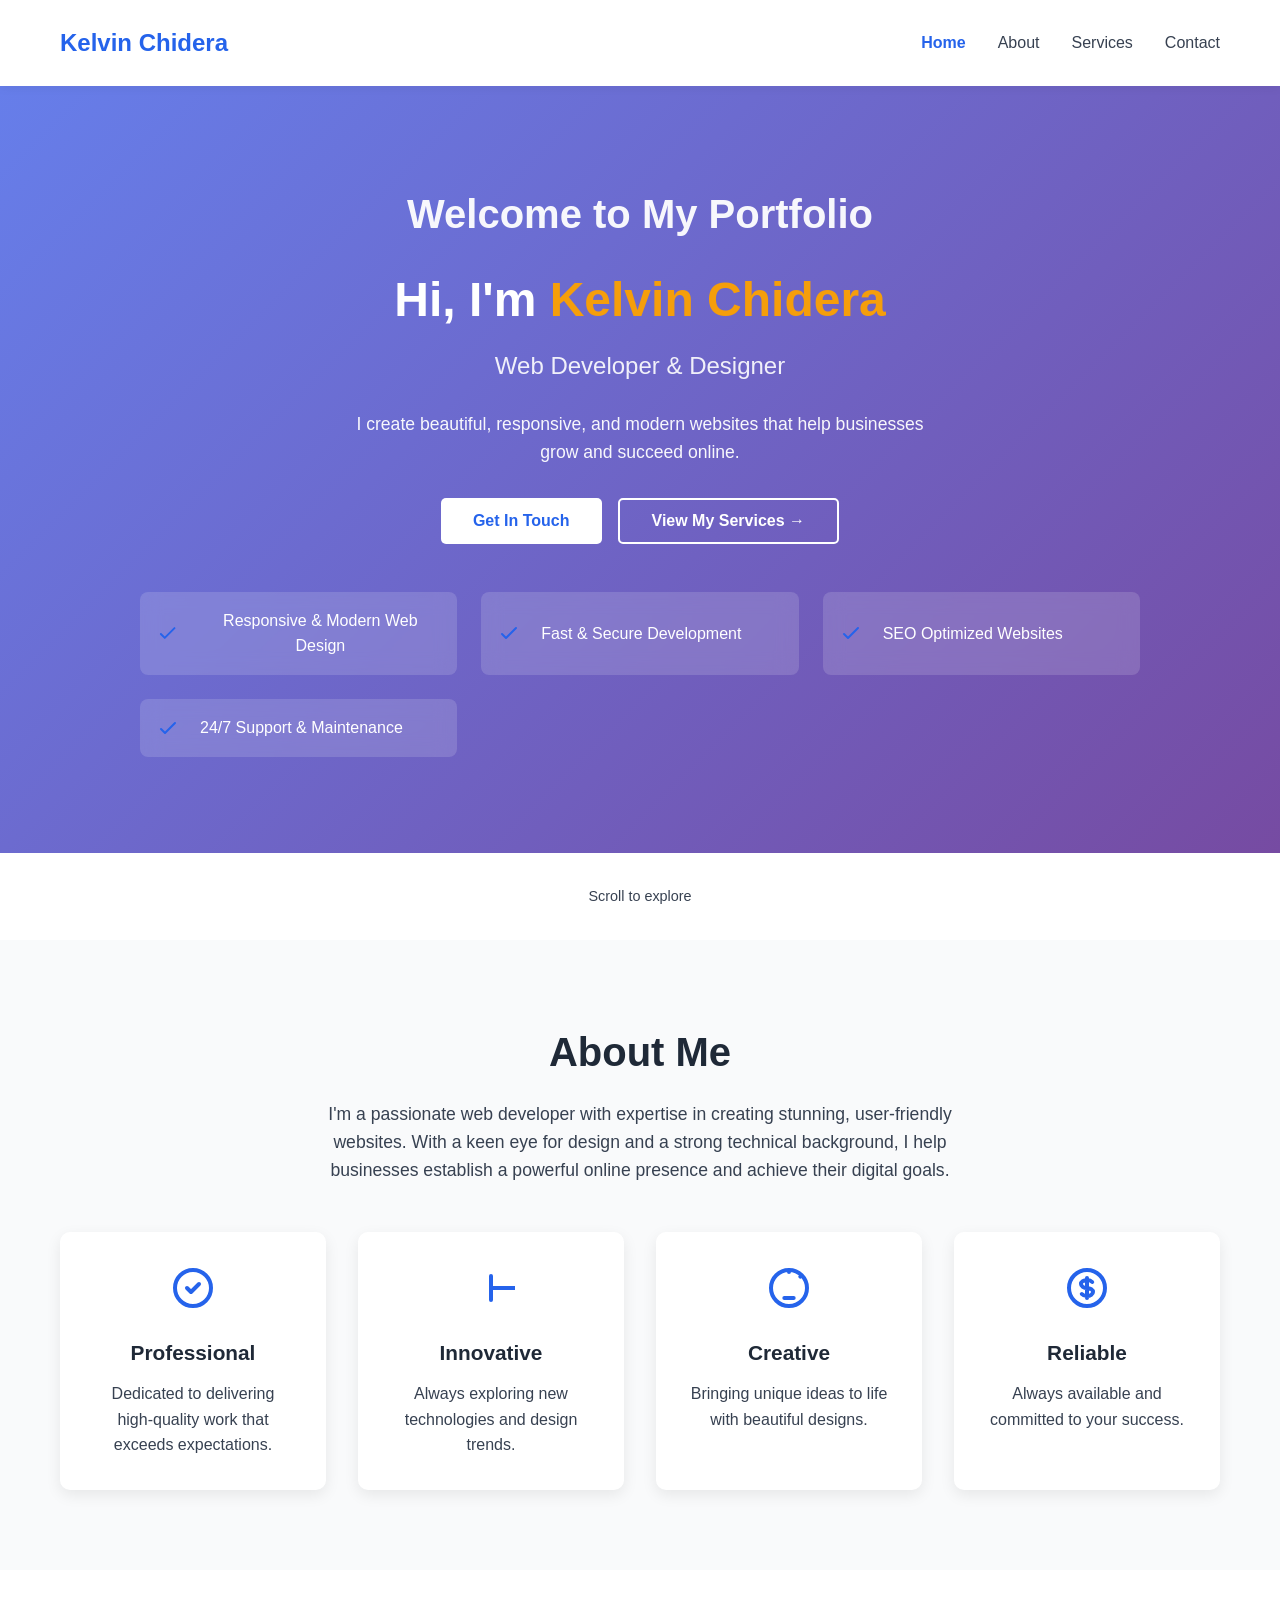
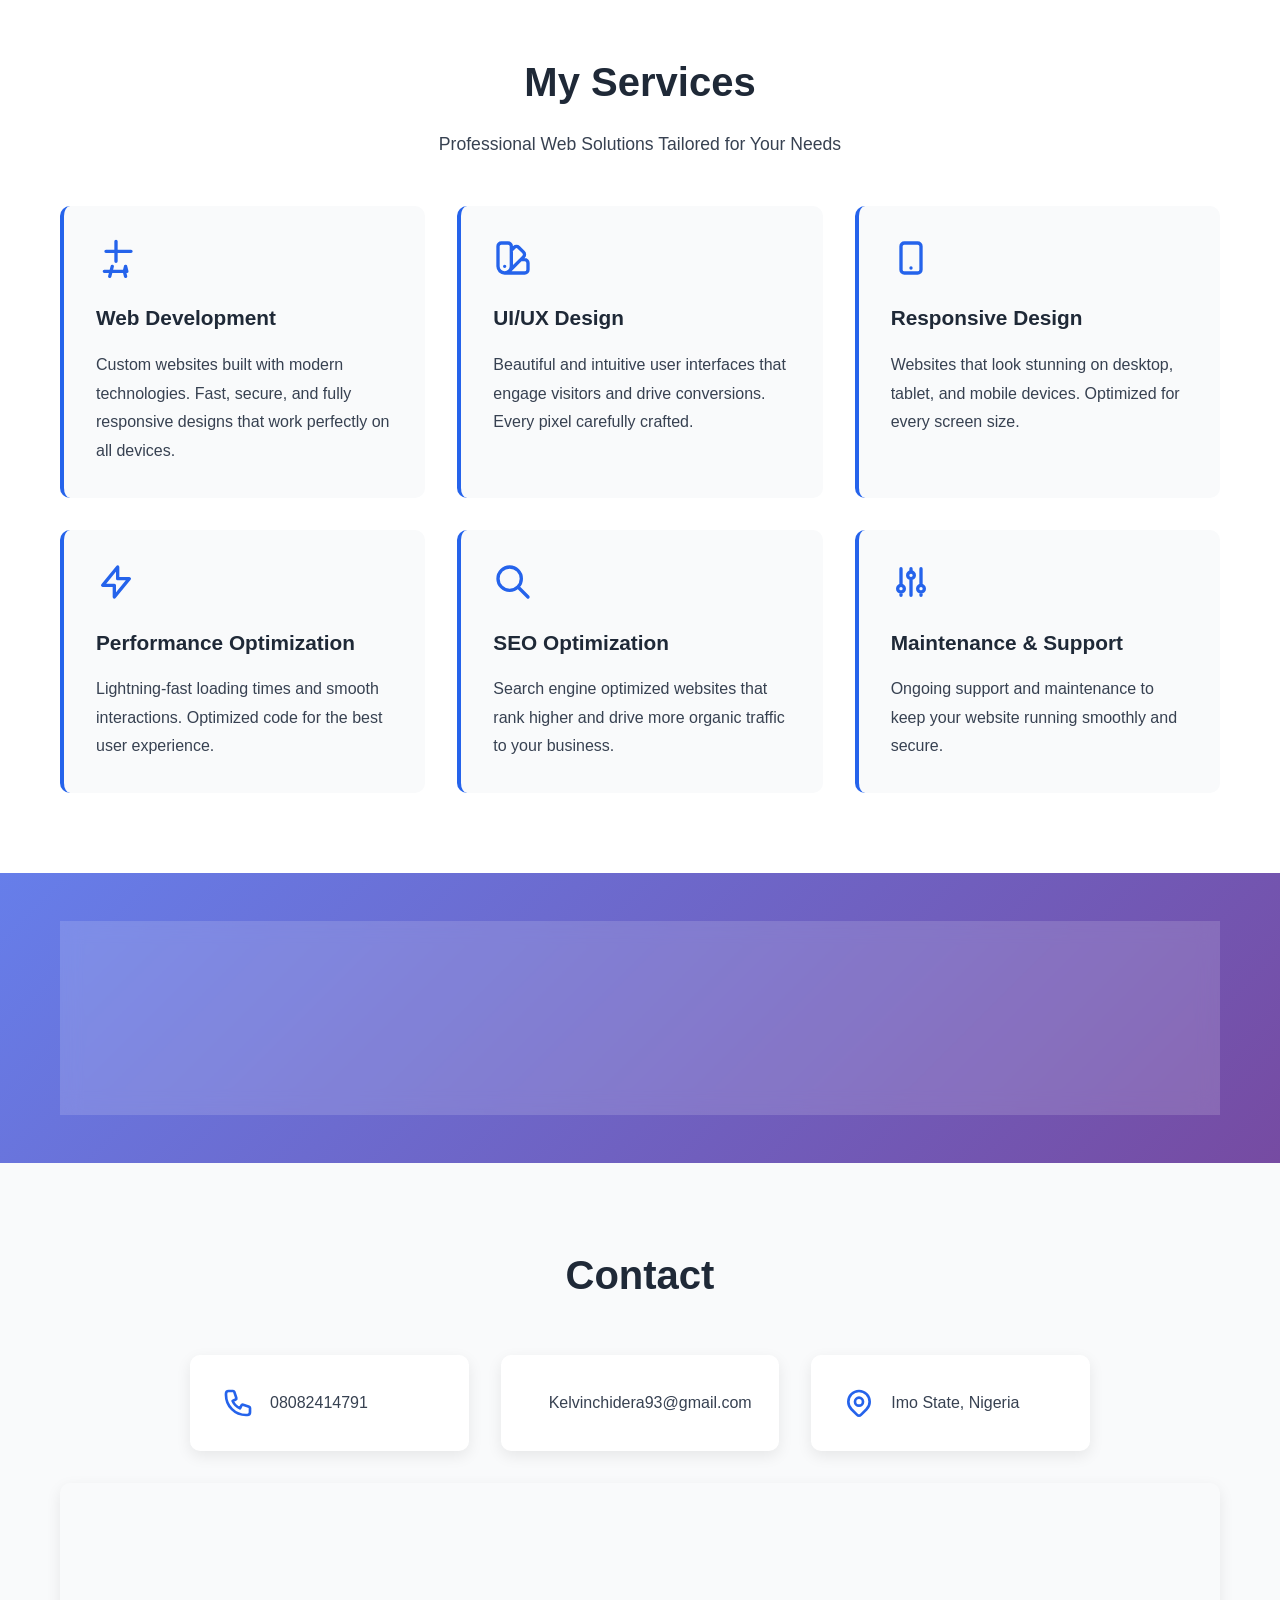
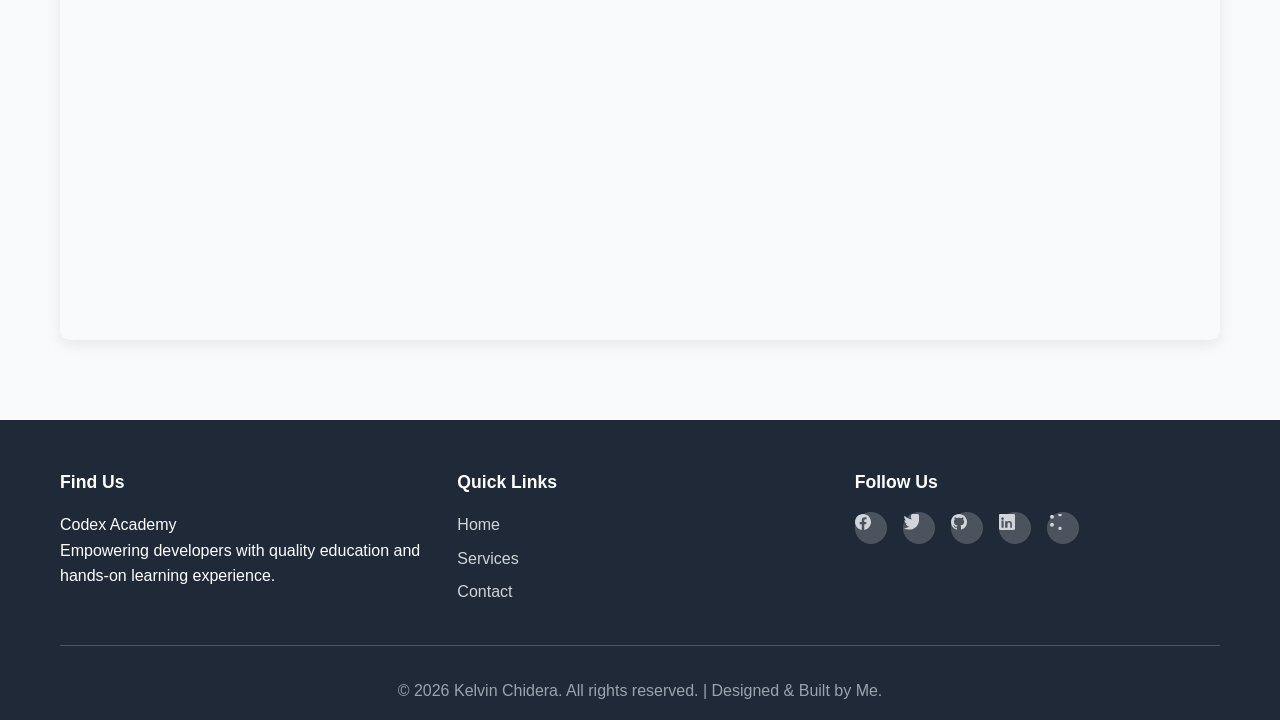
<file: kelvin-portfolio/index.html>
<!DOCTYPE html>
<html lang="en">
<head>
    <meta charset="UTF-8">
    <meta name="viewport" content="width=device-width, initial-scale=1.0">
    <meta name="description" content="Kelvin Chidera - Web Developer & Designer creating beautiful, responsive websites">
    <title>Kelvin Chidera - Web Developer & Designer Portfolio</title>
    <link rel="stylesheet" href="css/style.css">
</head>
<body>
    <!-- Navigation -->
    <nav class="navbar">
        <div class="container">
            <div class="nav-wrapper">
                <div class="logo">Kelvin Chidera</div>
                <ul class="nav-menu">
                    <li><a href="#home">Home</a></li>
                    <li><a href="#about">About</a></li>
                    <li><a href="#services">Services</a></li>
                    <li><a href="#contact">Contact</a></li>
                </ul>
            </div>
        </div>
    </nav>

    <!-- Hero Section -->
    <section id="home" class="hero">
        <div class="container">
            <div class="hero-content">
                <h1 class="hero-title">Welcome to My Portfolio</h1>
                <p class="hero-subtitle">Hi, I'm <span>Kelvin Chidera</span></p>
                <p class="hero-description">Web Developer & Designer</p>
                <p class="hero-text">I create beautiful, responsive, and modern websites that help businesses grow and succeed online.</p>
                
                <div class="hero-buttons">
                    <button class="btn btn-primary">Get In Touch</button>
                    <button class="btn btn-secondary">View My Services →</button>
                </div>

                <div class="hero-features">
                    <div class="feature-item">
                        <svg class="checkmark" xmlns="http://www.w3.org/2000/svg" fill="none" viewBox="0 0 24 24" stroke="currentColor">
                            <path stroke-linecap="round" stroke-linejoin="round" stroke-width="2" d="M5 13l4 4L19 7" />
                        </svg>
                        <span>Responsive & Modern Web Design</span>
                    </div>
                    <div class="feature-item">
                        <svg class="checkmark" xmlns="http://www.w3.org/2000/svg" fill="none" viewBox="0 0 24 24" stroke="currentColor">
                            <path stroke-linecap="round" stroke-linejoin="round" stroke-width="2" d="M5 13l4 4L19 7" />
                        </svg>
                        <span>Fast & Secure Development</span>
                    </div>
                    <div class="feature-item">
                        <svg class="checkmark" xmlns="http://www.w3.org/2000/svg" fill="none" viewBox="0 0 24 24" stroke="currentColor">
                            <path stroke-linecap="round" stroke-linejoin="round" stroke-width="2" d="M5 13l4 4L19 7" />
                        </svg>
                        <span>SEO Optimized Websites</span>
                    </div>
                    <div class="feature-item">
                        <svg class="checkmark" xmlns="http://www.w3.org/2000/svg" fill="none" viewBox="0 0 24 24" stroke="currentColor">
                            <path stroke-linecap="round" stroke-linejoin="round" stroke-width="2" d="M5 13l4 4L19 7" />
                        </svg>
                        <span>24/7 Support & Maintenance</span>
                    </div>
                </div>
            </div>
        </div>
    </section>

    <!-- Scroll Indicator -->
    <div class="scroll-indicator">Scroll to explore</div>

    <!-- About Section -->
    <section id="about" class="about">
        <div class="container">
            <h2>About Me</h2>
            <p class="section-intro">I'm a passionate web developer with expertise in creating stunning, user-friendly websites. With a keen eye for design and a strong technical background, I help businesses establish a powerful online presence and achieve their digital goals.</p>
            
            <div class="about-grid">
                <div class="about-card">
                    <svg class="icon" xmlns="http://www.w3.org/2000/svg" fill="none" viewBox="0 0 24 24" stroke="currentColor">
                        <path stroke-linecap="round" stroke-linejoin="round" stroke-width="2" d="M9 12l2 2 4-4m6 2a9 9 0 11-18 0 9 9 0 0118 0z" />
                    </svg>
                    <h3>Professional</h3>
                    <p>Dedicated to delivering high-quality work that exceeds expectations.</p>
                </div>
                <div class="about-card">
                    <svg class="icon" xmlns="http://www.w3.org/2000/svg" fill="none" viewBox="0 0 24 24" stroke="currentColor">
                        <path stroke-linecap="round" stroke-linejoin="round" stroke-width="2" d="M12 6v6m0 0v6m0-6h6m0 0h6" />
                    </svg>
                    <h3>Innovative</h3>
                    <p>Always exploring new technologies and design trends.</p>
                </div>
                <div class="about-card">
                    <svg class="icon" xmlns="http://www.w3.org/2000/svg" fill="none" viewBox="0 0 24 24" stroke="currentColor">
                        <path stroke-linecap="round" stroke-linejoin="round" stroke-width="2" d="M9.663 17h4.673M12 3v1m6.364 1.636l-.707.707M21 12a9 9 0 11-18 0 9 9 0 0118 0z" />
                    </svg>
                    <h3>Creative</h3>
                    <p>Bringing unique ideas to life with beautiful designs.</p>
                </div>
                <div class="about-card">
                    <svg class="icon" xmlns="http://www.w3.org/2000/svg" fill="none" viewBox="0 0 24 24" stroke="currentColor">
                        <path stroke-linecap="round" stroke-linejoin="round" stroke-width="2" d="M12 8c-1.657 0-3 .895-3 2s1.343 2 3 2 3 .895 3 2-1.343 2-3 2m0-8c1.11 0 2.08.402 2.599 1M12 8V7m0 1v8m0 0v1m0-1c-1.11 0-2.08-.402-2.599-1M21 12a9 9 0 11-18 0 9 9 0 0118 0z" />
                    </svg>
                    <h3>Reliable</h3>
                    <p>Always available and committed to your success.</p>
                </div>
            </div>
        </div>
    </section>

    <!-- Services Section -->
    <section id="services" class="services">
        <div class="container">
            <h2>My Services</h2>
            <p class="section-intro">Professional Web Solutions Tailored for Your Needs</p>
            
            <div class="services-grid">
                <div class="service-card">
                    <svg class="service-icon" xmlns="http://www.w3.org/2000/svg" fill="none" viewBox="0 0 24 24" stroke="currentColor">
                        <path stroke-linecap="round" stroke-linejoin="round" stroke-width="2" d="M9.75 17L9 20m0 0l-.75 3M9 20H5m4 0h8m0 0l.75 3M17 20l.75-3m0 0l.75 3M12 2v6m0 0v6m0-6h6m0 0h3M6 8h3m0 0h3" />
                    </svg>
                    <h3>Web Development</h3>
                    <p>Custom websites built with modern technologies. Fast, secure, and fully responsive designs that work perfectly on all devices.</p>
                </div>
                <div class="service-card">
                    <svg class="service-icon" xmlns="http://www.w3.org/2000/svg" fill="none" viewBox="0 0 24 24" stroke="currentColor">
                        <path stroke-linecap="round" stroke-linejoin="round" stroke-width="2" d="M7 21a4 4 0 01-4-4V5a2 2 0 012-2h4a2 2 0 012 2v12a4 4 0 01-4 4zm0 0h12a2 2 0 002-2v-4a2 2 0 00-2-2h-2.343M11 7.343l1.657-1.657a2 2 0 012.828 0l2.829 2.829a2 2 0 010 2.828l-8.486 8.485M7 17h.01" />
                    </svg>
                    <h3>UI/UX Design</h3>
                    <p>Beautiful and intuitive user interfaces that engage visitors and drive conversions. Every pixel carefully crafted.</p>
                </div>
                <div class="service-card">
                    <svg class="service-icon" xmlns="http://www.w3.org/2000/svg" fill="none" viewBox="0 0 24 24" stroke="currentColor">
                        <path stroke-linecap="round" stroke-linejoin="round" stroke-width="2" d="M12 18h.01M8 21h8a2 2 0 002-2V5a2 2 0 00-2-2H8a2 2 0 00-2 2v14a2 2 0 002 2z" />
                    </svg>
                    <h3>Responsive Design</h3>
                    <p>Websites that look stunning on desktop, tablet, and mobile devices. Optimized for every screen size.</p>
                </div>
                <div class="service-card">
                    <svg class="service-icon" xmlns="http://www.w3.org/2000/svg" fill="none" viewBox="0 0 24 24" stroke="currentColor">
                        <path stroke-linecap="round" stroke-linejoin="round" stroke-width="2" d="M13 10V3L4 14h7v7l9-11h-7z" />
                    </svg>
                    <h3>Performance Optimization</h3>
                    <p>Lightning-fast loading times and smooth interactions. Optimized code for the best user experience.</p>
                </div>
                <div class="service-card">
                    <svg class="service-icon" xmlns="http://www.w3.org/2000/svg" fill="none" viewBox="0 0 24 24" stroke="currentColor">
                        <path stroke-linecap="round" stroke-linejoin="round" stroke-width="2" d="M21 21l-6-6m2-5a7 7 0 11-14 0 7 7 0 0114 0z" />
                    </svg>
                    <h3>SEO Optimization</h3>
                    <p>Search engine optimized websites that rank higher and drive more organic traffic to your business.</p>
                </div>
                <div class="service-card">
                    <svg class="service-icon" xmlns="http://www.w3.org/2000/svg" fill="none" viewBox="0 0 24 24" stroke="currentColor">
                        <path stroke-linecap="round" stroke-linejoin="round" stroke-width="2" d="M12 6V4m0 2a2 2 0 100 4m0-4a2 2 0 110 4m-6 8a2 2 0 100-4m0 4a2 2 0 110-4m0 4v2m0-6V4m6 6v10m6-2a2 2 0 100-4m0 4a2 2 0 110-4m0 4v2m0-6V4" />
                    </svg>
                    <h3>Maintenance & Support</h3>
                    <p>Ongoing support and maintenance to keep your website running smoothly and secure.</p>
                </div>
            </div>
        </div>
    </section>

    <!-- Featured Section -->
    <section class="featured">
        <div class="container">
            <div class="featured-card">
                <h3>Codex Academy</h3>
                <p>Empowering developers with quality education and hands-on learning experience.</p>
            </div>
        </div>
    </section>

    <!-- Contact Section -->
    <section id="contact" class="contact">
        <div class="container">
            <h2>Contact</h2>
            <div class="contact-info">
                <div class="contact-item">
                    <svg class="contact-icon" xmlns="http://www.w3.org/2000/svg" fill="none" viewBox="0 0 24 24" stroke="currentColor">
                        <path stroke-linecap="round" stroke-linejoin="round" stroke-width="2" d="M3 5a2 2 0 012-2h3.28a1 1 0 01.948.684l1.498 4.493a1 1 0 01-.502 1.21l-2.257 1.13a11.042 11.042 0 005.516 5.516l1.13-2.257a1 1 0 011.21-.502l4.493 1.498a1 1 0 01.684.949V19a2 2 0 01-2 2h-1C9.716 21 3 14.284 3 6V5z" />
                    </svg>
                    <span>08082414791</span>
                </div>
                <div class="contact-item">
                    <svg class="contact-icon" xmlns="http://www.w3.org/2000/svg" fill="none" viewBox="0 0 24 24" stroke="currentColor">
                        <path stroke-linecap="round" stroke-linejoin="round" stroke-width="2" d="M3 8l7.89 5.26a2 2 0 002.22 0L21 8M5 19h14a2 2 0 002-2V7a2 2 0 00-2-2H5a2 2 0 00-2 2v10a2 2 0 002 2z" />
                    </svg>
                    <span>Kelvinchidera93@gmail.com</span>
                </div>
                <div class="contact-item">
                    <svg class="contact-icon" xmlns="http://www.w3.org/2000/svg" fill="none" viewBox="0 0 24 24" stroke="currentColor">
                        <path stroke-linecap="round" stroke-linejoin="round" stroke-width="2" d="M17.657 16.657L13.414 20.9a1.998 1.998 0 01-2.827 0l-4.244-4.243a8 8 0 1111.314 0z" />
                        <path stroke-linecap="round" stroke-linejoin="round" stroke-width="2" d="M15 11a3 3 0 11-6 0 3 3 0 016 0z" />
                    </svg>
                    <span>Imo State, Nigeria</span>
                </div>
            </div>

            <!-- Map Section -->
            <div class="map-container">
                <iframe src="https://www.google.com/maps/embed?pb=!1m18!1m12!1m3!1d255860.0!2d7.0676!3d5.4867!2m3!1f0!2f0!3f0!3m2!1i1024!2i768!4f13.1!3m3!1m2!1s0x1043e0e9d2f1f1f1%3A0x1234567890abcdef!2sImo%20State%2C%20Nigeria!5e0!3m2!1sen!2sng!4v1234567890123" width="100%" height="450" style="border:0;" allowfullscreen="" loading="lazy" referrerpolicy="no-referrer-when-downgrade"></iframe>
            </div>
        </div>
    </section>

    <!-- Footer -->
    <footer class="footer">
        <div class="container">
            <div class="footer-content">
                <div class="footer-section">
                    <h4>Find Us</h4>
                    <p>Codex Academy<br>Empowering developers with quality education and hands-on learning experience.</p>
                </div>
                <div class="footer-section">
                    <h4>Quick Links</h4>
                    <ul>
                        <li><a href="#home">Home</a></li>
                        <li><a href="#services">Services</a></li>
                        <li><a href="#contact">Contact</a></li>
                    </ul>
                </div>
                <div class="footer-section">
                    <h4>Follow Us</h4>
                    <div class="social-links">
                        <a href="#" class="social-icon" title="Facebook">
                            <svg xmlns="http://www.w3.org/2000/svg" fill="currentColor" viewBox="0 0 24 24">
                                <path d="M24 12.073c0-6.627-5.373-12-12-12s-12 5.373-12 12c0 5.99 4.388 10.954 10.125 11.854v-8.385H7.078v-3.47h3.047V9.43c0-3.007 1.792-4.669 4.533-4.669 1.312 0 2.686.235 2.686.235v2.953H15.83c-1.491 0-1.956.925-1.956 1.874v2.25h3.328l-.532 3.47h-2.796v8.385C19.612 23.027 24 18.062 24 12.073z"/>
                            </svg>
                        </a>
                        <a href="#" class="social-icon" title="Twitter">
                            <svg xmlns="http://www.w3.org/2000/svg" fill="currentColor" viewBox="0 0 24 24">
                                <path d="M23.953 4.57a10 10 0 002.856-3.583c-1.03.46-2.14.822-3.285.986a5.753 5.753 0 00-9.767-2.503c-2.286 2.287-2.926 5.686-.5 8.63a14.822 14.822 0 01-10.77-5.417c-.4.67-.6 1.466-.6 2.31a5.736 5.736 0 002.86 4.776c-.96-.03-1.86-.335-2.65-.823v.074c0 2.759 1.97 5.066 4.566 5.59-.48.127-.987.197-1.504.197-.37 0-.73-.036-1.08-.104.73 2.27 2.84 3.924 5.33 3.97a11.506 11.506 0 01-7.116 2.457c-.46 0-.915-.03-1.36-.089a14.946 14.946 0 008.134 2.386c9.758 0 15.07-8.096 15.07-15.074 0-.23-.005-.46-.014-.69a10.756 10.756 0 002.64-2.73z"/>
                            </svg>
                        </a>
                        <a href="#" class="social-icon" title="GitHub">
                            <svg xmlns="http://www.w3.org/2000/svg" fill="currentColor" viewBox="0 0 24 24">
                                <path d="M12 0c-6.626 0-12 5.373-12 12 0 5.302 3.438 9.8 8.207 11.387.599.111.793-.261.793-.577v-2.234c-3.338.726-4.033-1.416-4.033-1.416-.546-1.387-1.333-1.756-1.333-1.756-1.089-.745.083-.729.083-.729 1.205.084 1.839 1.237 1.839 1.237 1.07 1.834 2.807 1.304 3.492.997.107-.775.418-1.305.762-1.604-2.665-.305-5.467-1.334-5.467-5.931 0-1.311.469-2.381 1.236-3.221-.124-.303-.535-1.524.117-3.176 0 0 1.008-.322 3.301 1.23.957-.266 1.983-.399 3.003-.404 1.02.005 2.047.138 3.006.404 2.291-1.552 3.297-1.23 3.297-1.23.653 1.653.242 2.874.118 3.176.77.84 1.235 1.911 1.235 3.221 0 4.609-2.807 5.624-5.479 5.921.43.372.823 1.102.823 2.222v3.293c0 .319.192.694.801.576 4.765-1.589 8.199-6.086 8.199-11.386 0-6.627-5.373-12-12-12z"/>
                            </svg>
                        </a>
                        <a href="#" class="social-icon" title="LinkedIn">
                            <svg xmlns="http://www.w3.org/2000/svg" fill="currentColor" viewBox="0 0 24 24">
                                <path d="M20.447 20.452h-3.554v-5.569c0-1.328-.475-2.236-1.986-2.236-1.081 0-1.722.732-2.004 1.438-.103.25-.129.599-.129.949v5.418h-3.54s.05-8.746 0-9.637h3.54v1.36c.425-.654 1.185-1.586 2.882-1.586 2.105 0 3.685 1.375 3.685 4.331v5.532zM5.337 8.855c-1.144 0-1.915-.762-1.915-1.715 0-.956.77-1.715 1.954-1.715 1.188 0 1.915.759 1.915 1.715 0 .953-.727 1.715-1.954 1.715zm1.581 11.597H3.771V9.67h3.147v10.782zM22.224 0H1.771C.792 0 0 .774 0 1.729v20.542C0 23.227.792 24 1.771 24h20.451C23.2 24 24 23.227 24 22.271V1.729C24 .774 23.2 0 22.224 0z"/>
                            </svg>
                        </a>
                        <a href="#" class="social-icon" title="TikTok">
                            <svg xmlns="http://www.w3.org/2000/svg" fill="currentColor" viewBox="0 0 24 24">
                                <path d="M19.498 3.51c1.532 0 2.51-1.01 2.51-2.51 0-1.49-.978-2.51-2.51-2.51-1.532 0-2.51 1.02-2.51 2.51 0 1.5.978 2.51 2.51 2.51zM19.498 24c-1.532 0-2.51-1.01-2.51-2.51s.978-2.51 2.51-2.51c1.532 0 2.51 1.01 2.51 2.51s-.978 2.51-2.51 2.51zM7.5 19c1.5 0 3-1.5 3-3s-1.5-3-3-3-3 1.5-3 3 1.5 3 3 3zm0-18C6 1 4.5 2.5 4.5 4s1.5 3 3 3 3-1.5 3-3-1.5-3-3-3z"/>
                            </svg>
                        </a>
                    </div>
                </div>
            </div>
            <div class="footer-bottom">
                <p>&copy; 2026 Kelvin Chidera. All rights reserved. | Designed & Built by Me.</p>
            </div>
        </div>
    </footer>

    <script src="js/script.js"></script>
</body>
</html>
</file>
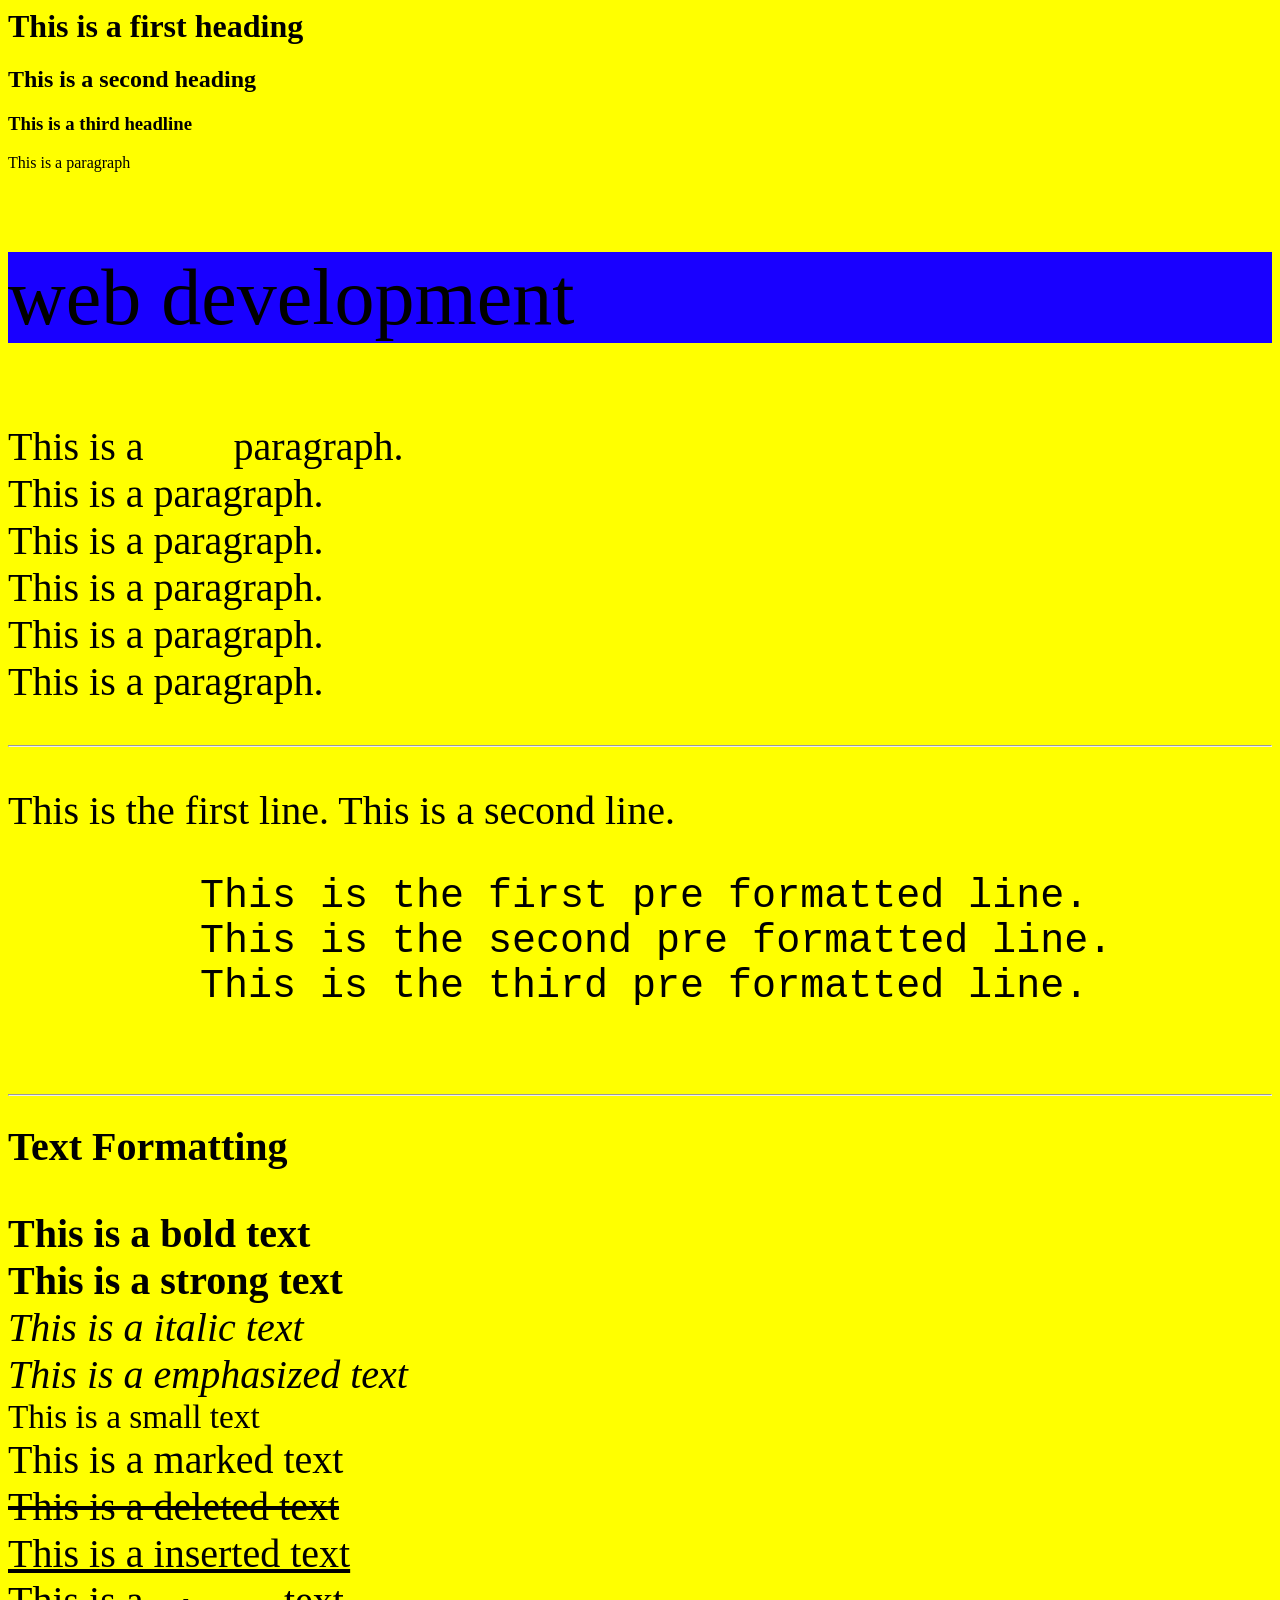
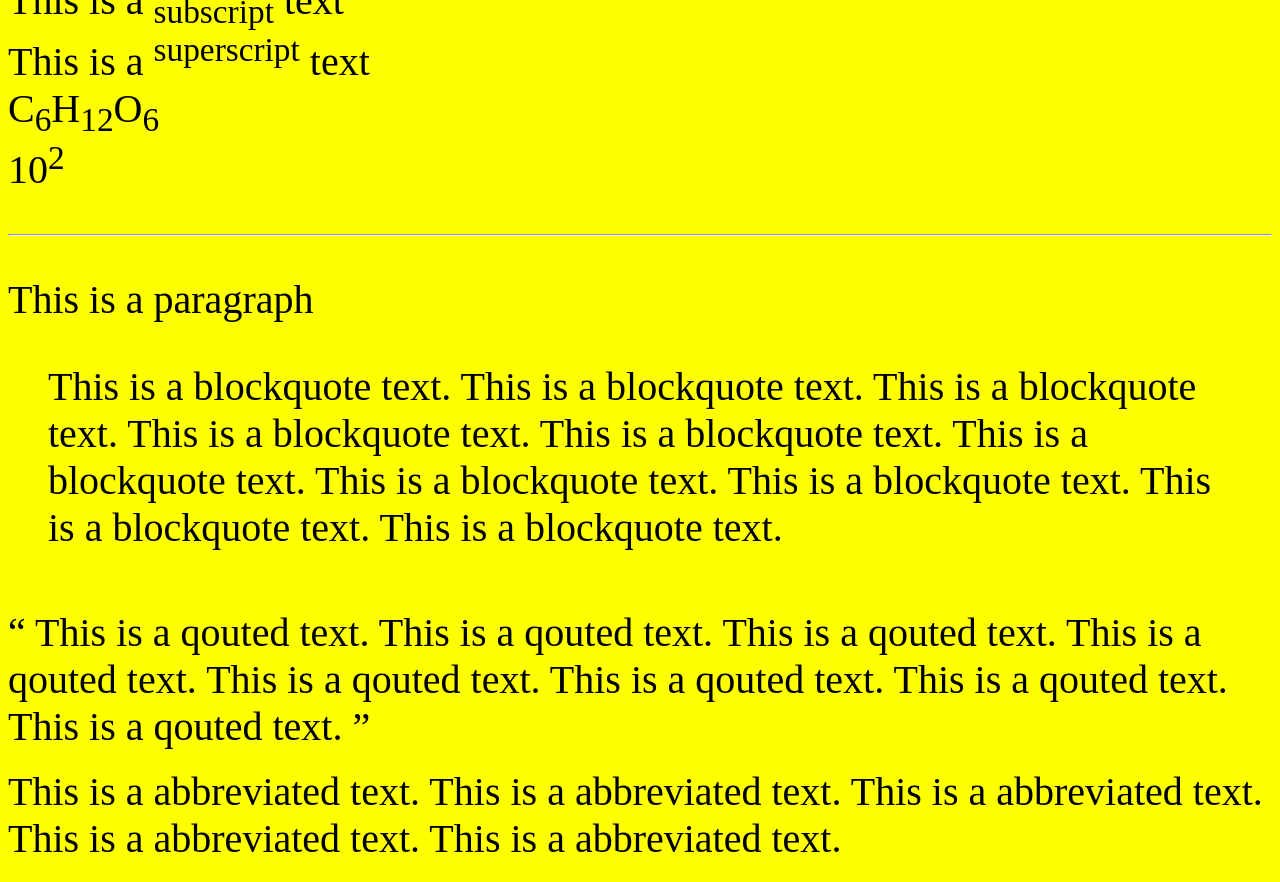
<file: lesson-2/index.html>
<DOCTYPE html>
  <html lang="en">
    
    <head>
      <meta charset="UTF-8">
      <meta name="viewport" content="width=device-width, initial-scale=1.0">
      <title>Document</title>
      <link rel="stylesheet" href="index.css">
    </head>

    <body style="background-color:yellow;">

      <h1>This is a first heading</h1>
      <h2>This is a second heading</h2>
      <h3>This is a third headline</h3>
      <p>This is a paragraph</p>
      <p style="font-size: 80px;background-color:#1900ff;">
        web
        development
      </p>

      <p class="paragraph"> This is a &nbsp; &nbsp; &nbsp; &nbsp; paragraph. <br> This is a paragraph. <br> This is a paragraph. <br> This is a paragraph. <br> This is a paragraph. <br> This is a paragraph. </p>

      <hr>

      <p class="paragraph"> This is the first line. This is a second line.</p>

      <pre class="paragraph">
        This is the first pre formatted line.
        This is the second pre formatted line.
        This is the third pre formatted line.
      </pre>

      <hr>

      <h1 style="font-size: 40px;"> Text Formatting </h1>

      <p class="paragraph"> 

        <b>This is a bold text</b> <br>
        <strong> This is a strong text</strong> <br>
        <i> This is a italic text</i> <br>
        <em> This is a emphasized text</em> <br>
        <small> This is a small text</small> <br>
        <mark> This is a marked text</mark> <br>
        <del> This is a deleted text</del> <br>
        <ins> This is a inserted text</ins> <br>
        This is a <sub>subscript</sub> text <br>
        This is a <sup>superscript</sup> text <br>
        C<sub>6</sub>H<sub>12</sub>O<sub>6</sub> <br>
        10<sup>2</sup>
      </p>

      <hr>

      <p class="paragraph"> This is a paragraph</p>

      <blockquote class="paragraph">
        This is a blockquote text.
        This is a blockquote text.
        This is a blockquote text.
        This is a blockquote text.
        This is a blockquote text.
        This is a blockquote text.
        This is a blockquote text.  
        This is a blockquote text.
        This is a blockquote text.
        This is a blockquote text.
      </blockquote>

      <br>

      <q class="paragraph">
        This is a qouted text.
        This is a qouted text.
        This is a qouted text.
        This is a qouted text.
        This is a qouted text.
        This is a qouted text.
        This is a qouted text.
        This is a qouted text.
      </q>

      <br>
      <br>

      <abbr class="paragraph">
        This is a abbreviated text.
        This is a abbreviated text.
        This is a abbreviated text.
        This is a abbreviated text.
        This is a abbreviated text.
      </abbr>
    </p>

    </body>

  </html>
</file>
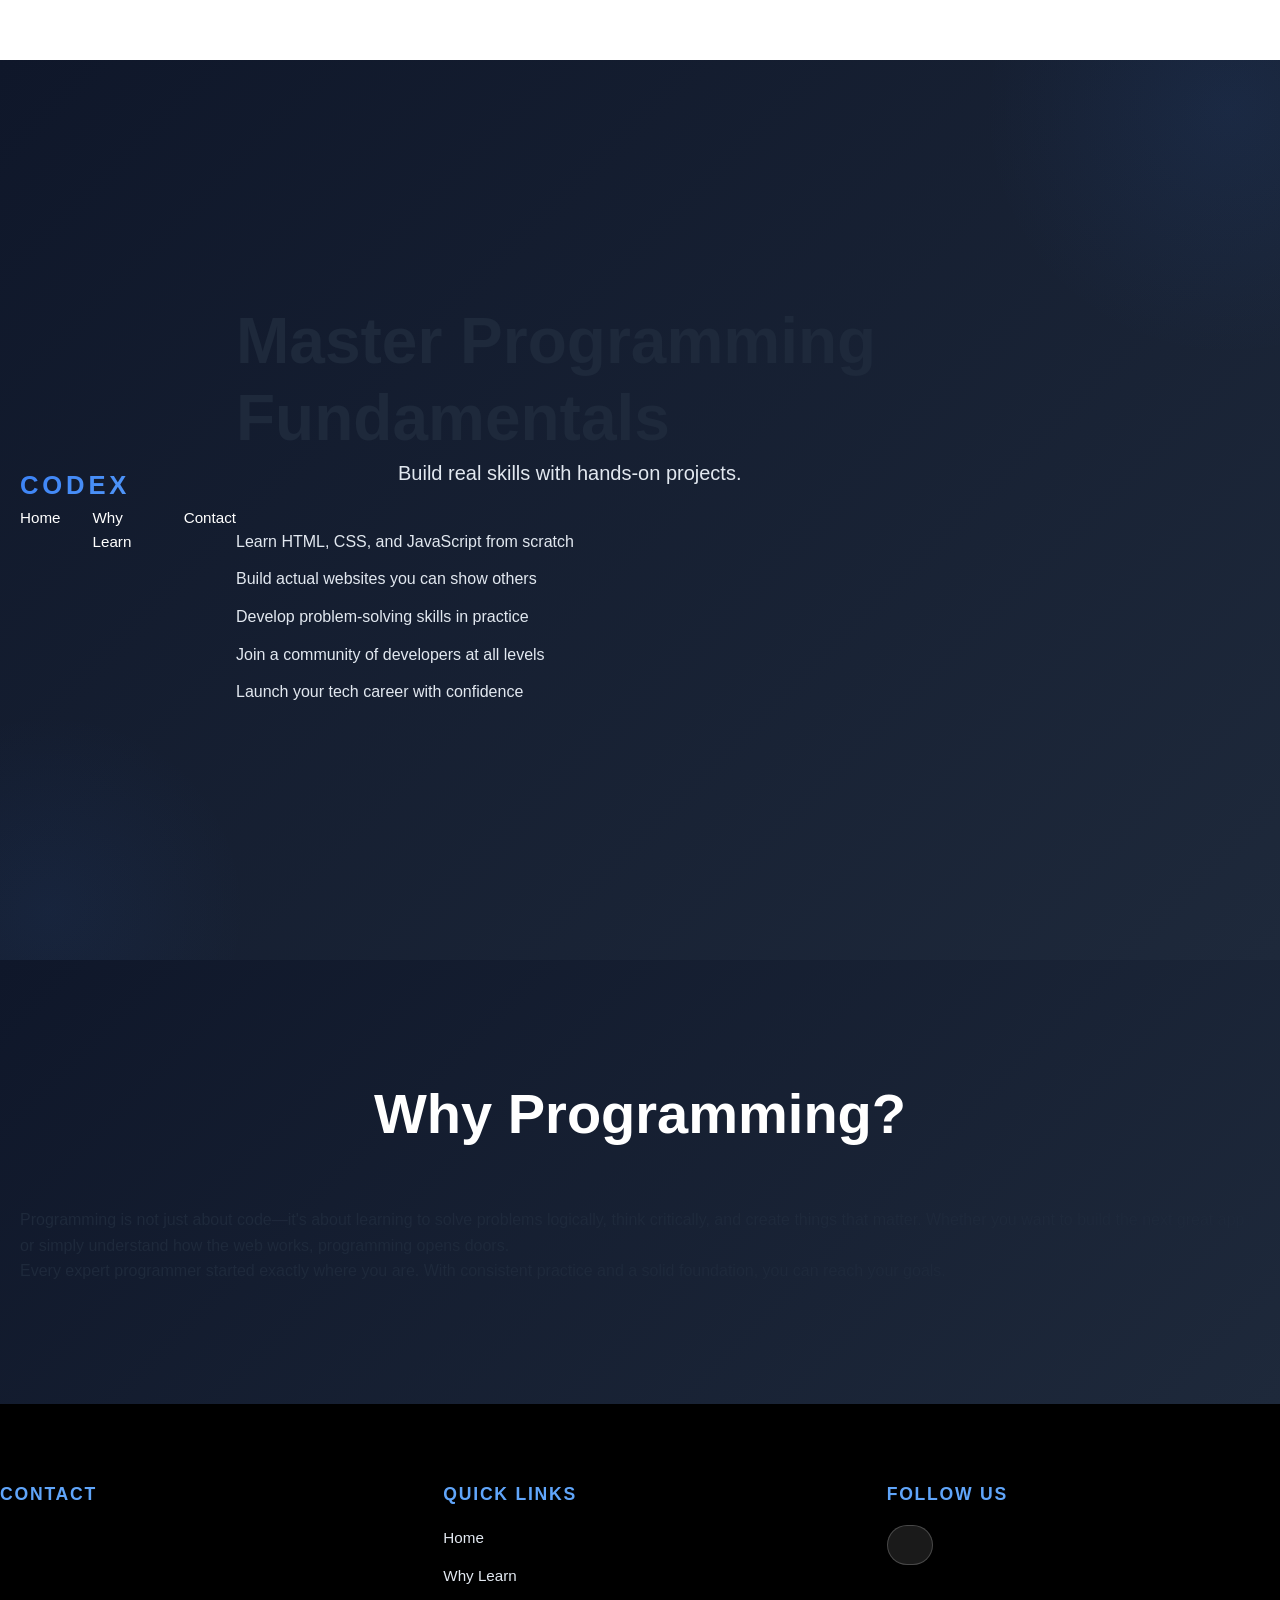
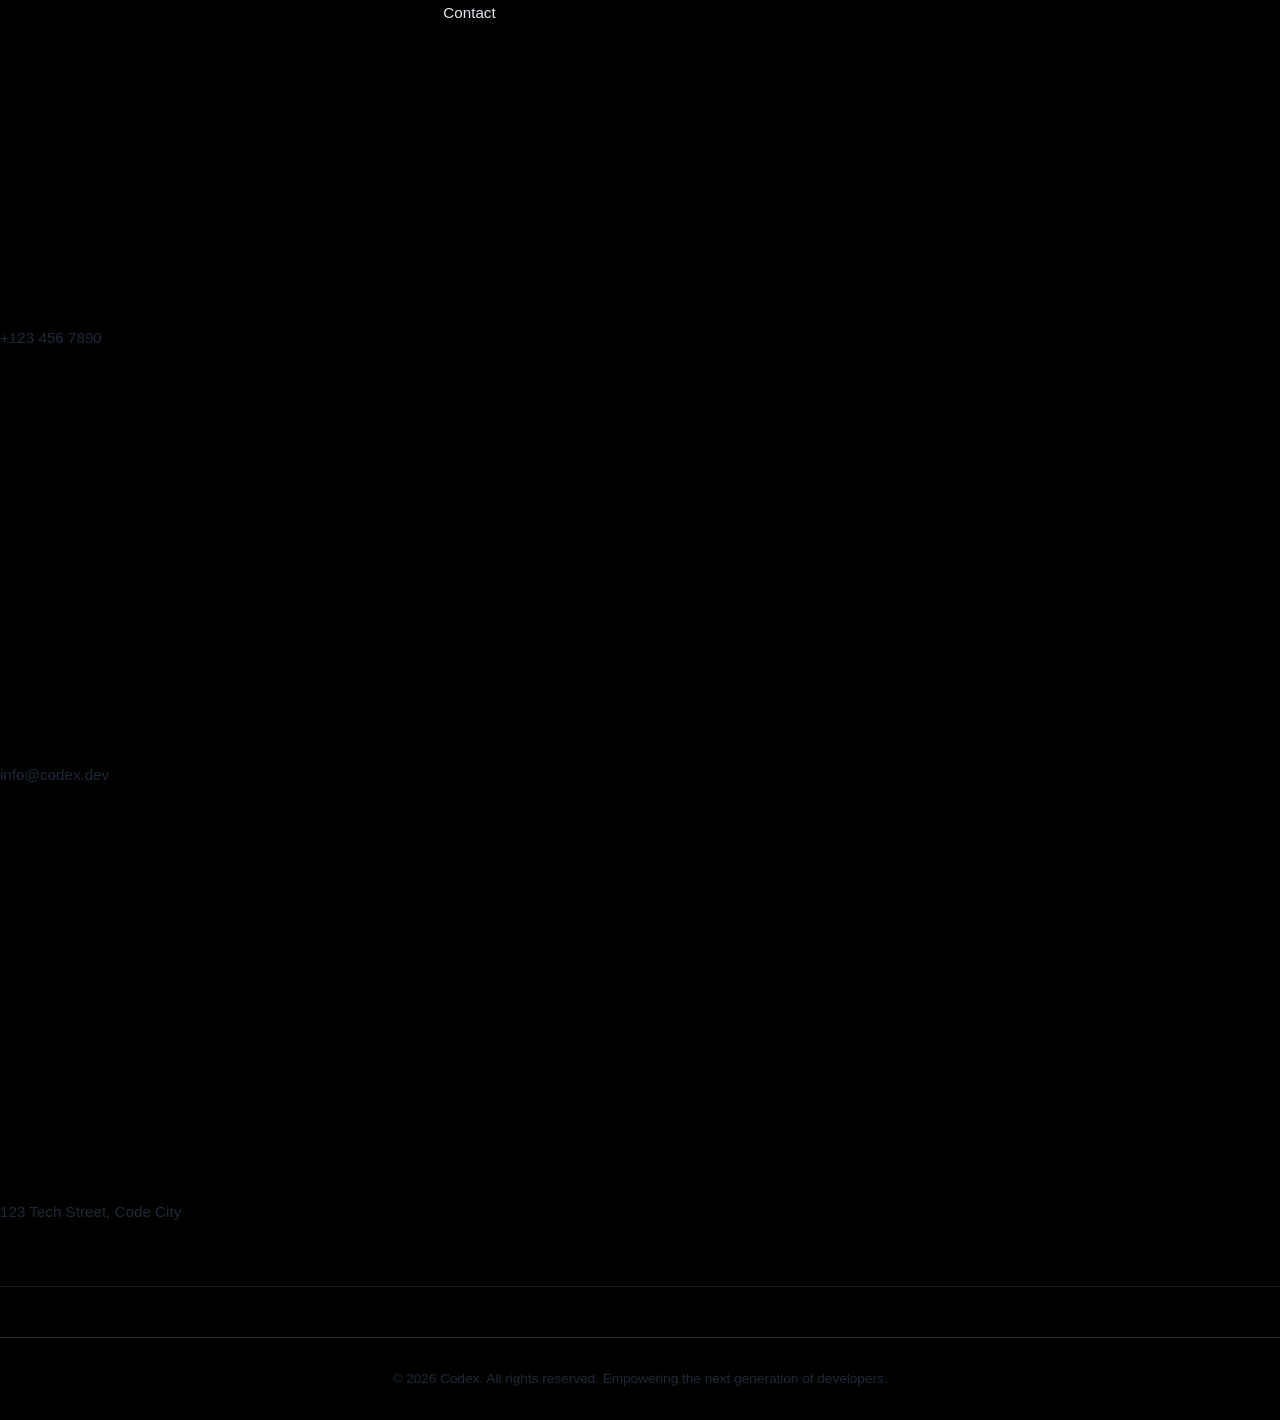
<file: lesson-4/index.html>
<!DOCTYPE html>
<html lang="en">
<head>
	<meta charset="UTF-8">
	<meta name="viewport" content="width=device-width, initial-scale=1.0">
	<title>Codex | Learn Programming</title>
	<link rel="stylesheet" href="assests/css/index.css">
</head>
<body>
	<header class="hero" id="home">
		<nav class="navbar">
			<div class="brand">Codex</div>
			<div class="nav-links">
				<a href="#home">Home</a>
				<a href="#why">Why Learn</a>
				<a href="#contact">Contact</a>
			</div>
		</nav>

		<div class="hero-content">
			<h1>Master Programming Fundamentals</h1>
			<p class="hero-subtitle">Build real skills with hands-on projects.</p>
			
			<ul class="reasons-list">
				<li>Learn HTML, CSS, and JavaScript from scratch</li>
				<li>Build actual websites you can show others</li>
				<li>Develop problem-solving skills in practice</li>
				<li>Join a community of developers at all levels</li>
				<li>Launch your tech career with confidence</li>
			</ul>
		</div>
	</header>

	<main>
		<section class="about" id="why">
			<div class="about-card">
				<h2>Why Programming?</h2>
				<p>
					Programming is not just about code—it's about learning to solve problems logically,
					think critically, and create things that matter. Whether you want to build the next
					great app or simply understand how the web works, programming opens doors.
				</p>
				<p>
					Every expert programmer started exactly where you are. With consistent practice
					and a solid foundation, you can reach your goals.
				</p>
			</div>
		</section>
	</main>

	<footer class="footer" id="contact">
		<div class="footer-content">
			<div class="footer-block">
				<h4>Contact</h4>
				<div class="footer-item">
					<svg class="footer-icon" viewBox="0 0 24 24"><use href="assests/icons/phone.svg"></use></svg>
					<p>+123 456 7890</p>
				</div>
				<div class="footer-item">
					<svg class="footer-icon" viewBox="0 0 24 24"><use href="assests/icons/mail.svg"></use></svg>
					<p>info@codex.dev</p>
				</div>
				<div class="footer-item">
					<svg class="footer-icon" viewBox="0 0 24 24"><use href="assests/icons/map-pin.svg"></use></svg>
					<p>123 Tech Street, Code City</p>
				</div>
			</div>

			<div class="footer-block">
				<h4>Quick Links</h4>
				<ul class="footer-links">
					<li><a href="#home">Home</a></li>
					<li><a href="#why">Why Learn</a></li>
					<li><a href="#contact">Contact</a></li>
				</ul>
			</div>

			<div class="footer-block">
				<h4>Follow Us</h4>
				<div class="social-icons">
					<a href="#" class="social-icon" aria-label="GitHub">
						<svg viewBox="0 0 24 24"><use href="assests/icons/github.svg"></use></svg>
					</a>
				</div>
			</div>
		</div>

		<div class="footer-copyright">
			<p>&copy; 2026 Codex. All rights reserved. Empowering the next generation of developers.</p>
		</div>
	</footer>
</body>
</html>
</file>
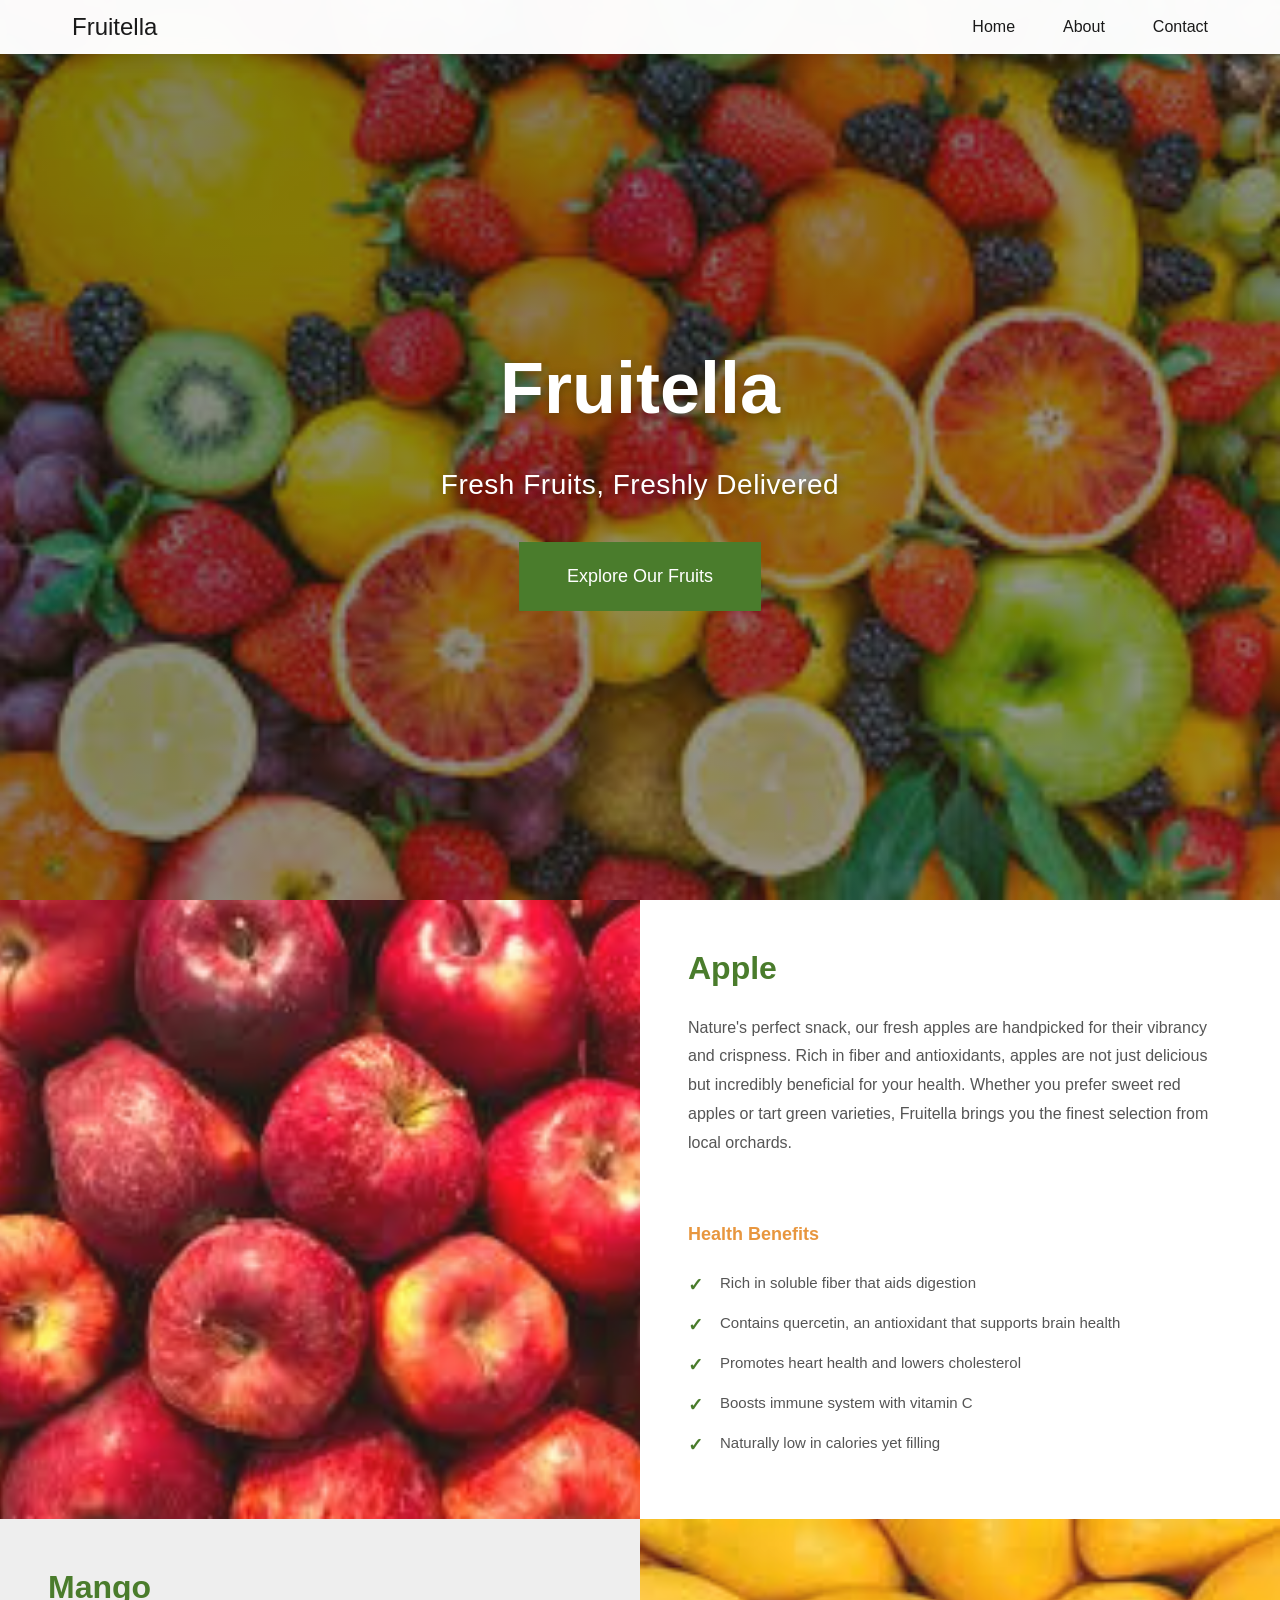
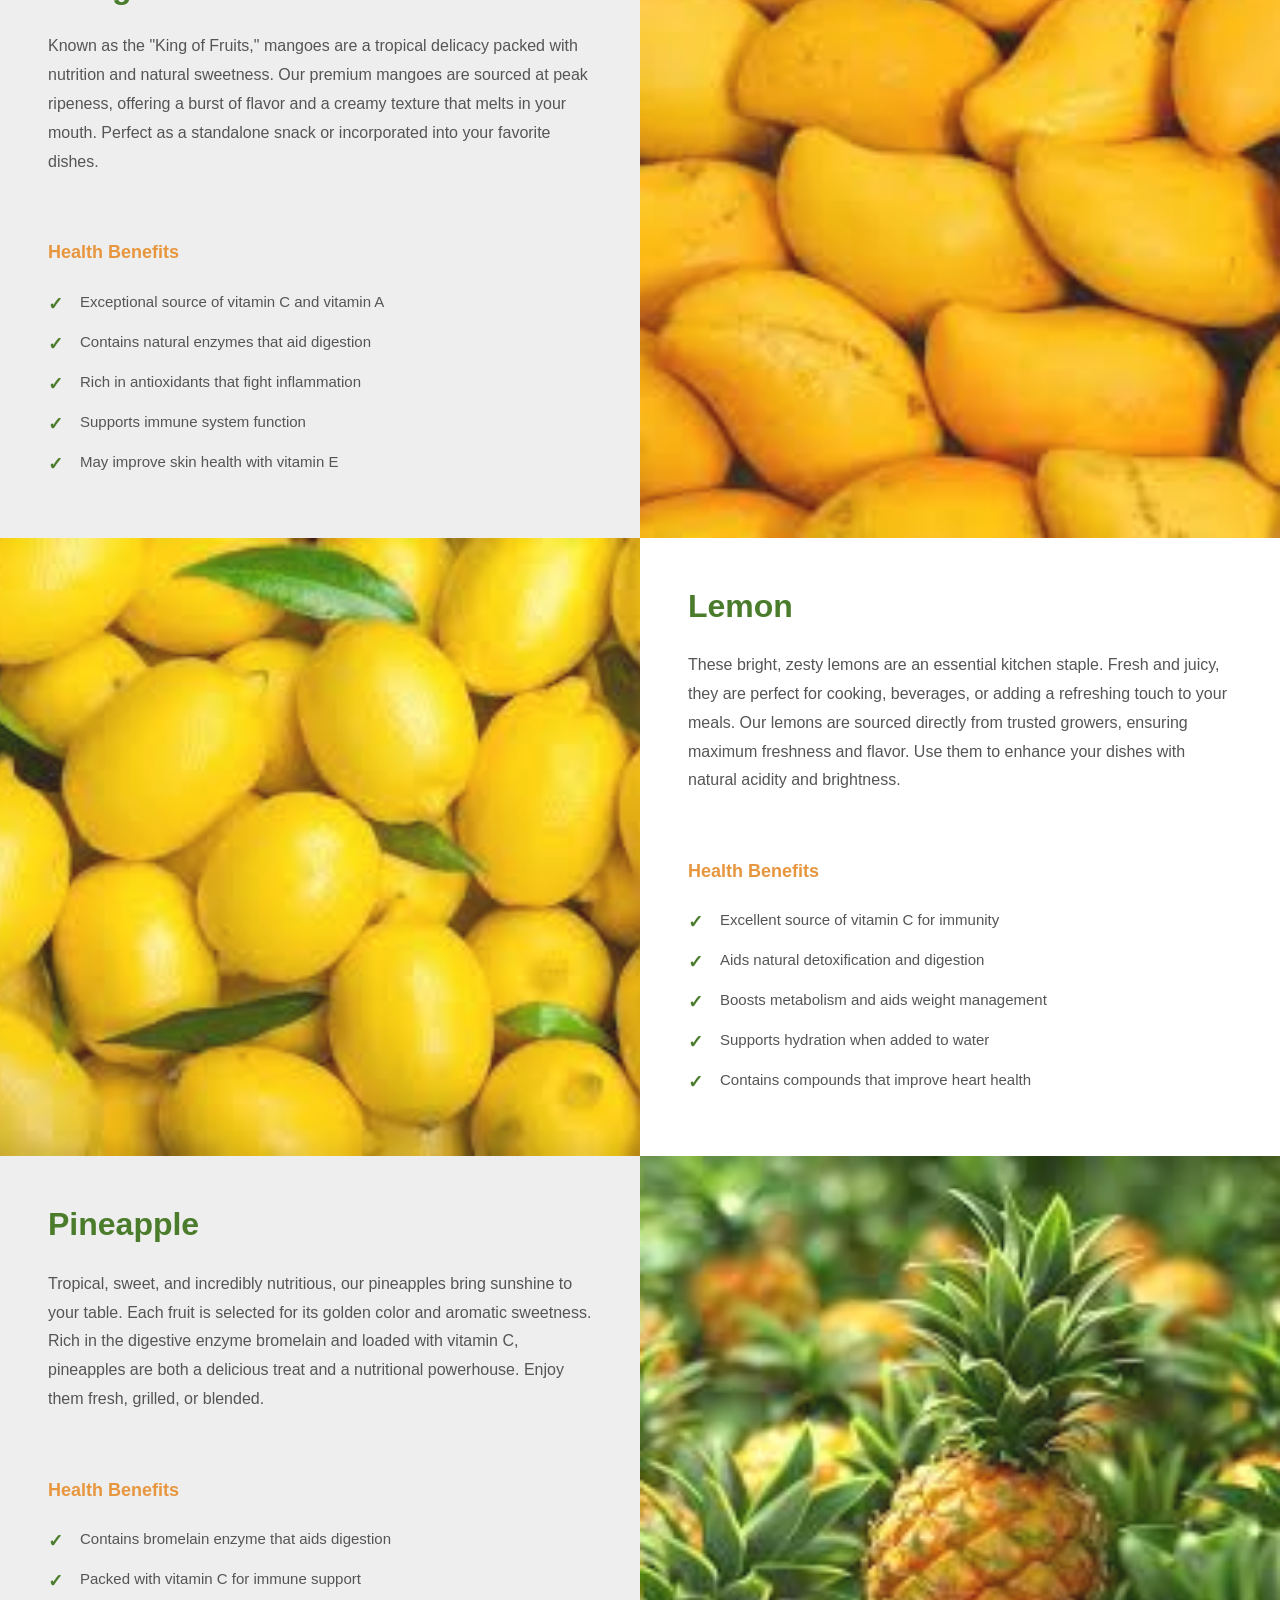
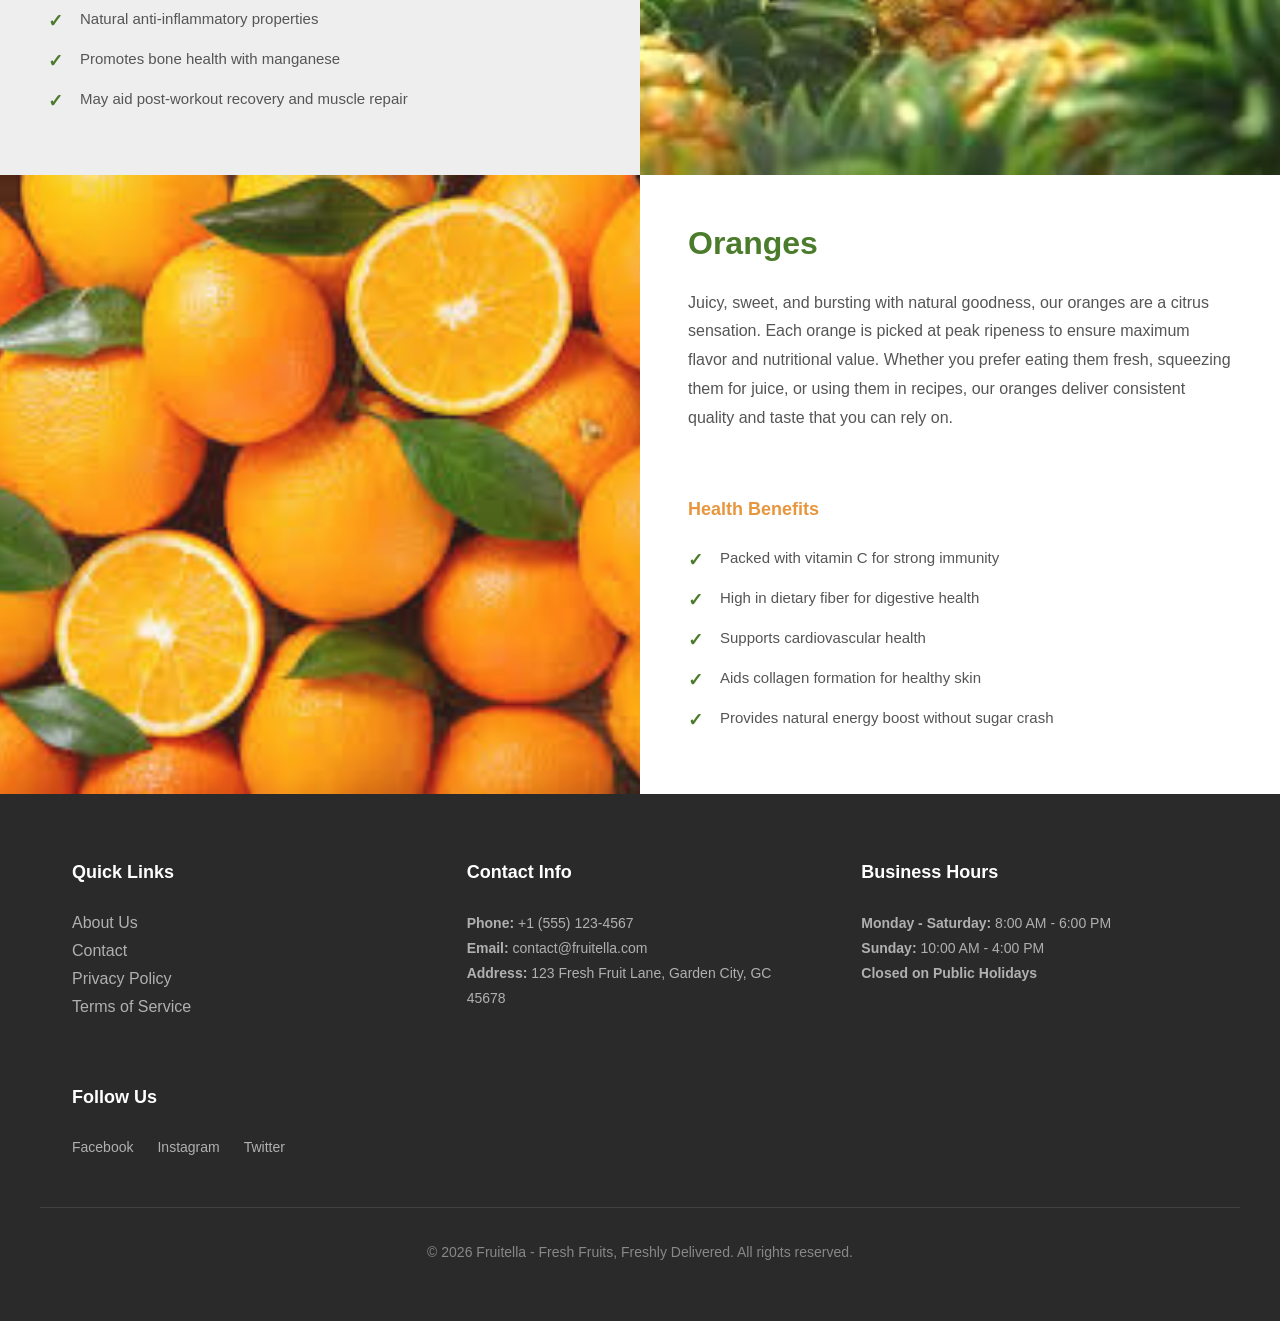
<file: lesson-5/index.html>
<!DOCTYPE html>
<html lang="en">
<head>
    <meta charset="UTF-8">
    <meta name="viewport" content="width=device-width, initial-scale=1.0">
    <title>Fruitella - Fresh Fruits, Freshly Delivered</title>
    <link rel="stylesheet" href="assets/css/style.css">
    <link rel="stylesheet" href="assets/css/index.css">
</head>
<body>
    <!-- Navigation Bar -->
    <nav class="navbar">
        <div class="nav-container">
            <div class="logo">
                <span class="logo-text">Fruitella</span>
            </div>
            <ul class="nav-links">
                <li><a href="#home">Home</a></li>
                <li><a href="about.html">About</a></li>
                <li><a href="contact.html">Contact</a></li>
            </ul>
            <div class="hamburger">
                <span></span>
                <span></span>
                <span></span>
            </div>
        </div>
    </nav>

    <!-- Hero Section -->
    <section id="home" class="hero">
        <div class="hero-overlay"></div>
        <div class="hero-content">
            <h1 class="hero-title">Fruitella</h1>
            <p class="hero-tagline">Fresh Fruits, Freshly Delivered</p>
            <button class="cta-button" onclick="document.querySelector('.fruit-showcase').scrollIntoView({behavior: 'smooth'})">
                Explore Our Fruits
            </button>
        </div>
    </section>

    <!-- Fruit Showcase Section -->
    <section class="fruit-showcase">
        <!-- Apple Section -->
        <div class="fruit-section fruit-section-1">
            <div class="fruit-image-container apple-background">
                <img src="assets/images/apples.jpg" alt="Fresh Apples">
            </div>
            <div class="fruit-content">
                <h2>Apple</h2>
                <p>Nature's perfect snack, our fresh apples are handpicked for their vibrancy and crispness. Rich in fiber and antioxidants, apples are not just delicious but incredibly beneficial for your health. Whether you prefer sweet red apples or tart green varieties, Fruitella brings you the finest selection from local orchards.</p>
                <h3>Health Benefits</h3>
                <ul class="benefits-list">
                    <li>Rich in soluble fiber that aids digestion</li>
                    <li>Contains quercetin, an antioxidant that supports brain health</li>
                    <li>Promotes heart health and lowers cholesterol</li>
                    <li>Boosts immune system with vitamin C</li>
                    <li>Naturally low in calories yet filling</li>
                </ul>
            </div>
        </div>

        <!-- Mango Section -->
        <div class="fruit-section fruit-section-2">
            <div class="fruit-image-container mango-background">
                <img src="assets/images/mangoes.jpg" alt="Fresh Mangoes">
            </div>
            <div class="fruit-content">
                <h2>Mango</h2>
                <p>Known as the "King of Fruits," mangoes are a tropical delicacy packed with nutrition and natural sweetness. Our premium mangoes are sourced at peak ripeness, offering a burst of flavor and a creamy texture that melts in your mouth. Perfect as a standalone snack or incorporated into your favorite dishes.</p>
                <h3>Health Benefits</h3>
                <ul class="benefits-list">
                    <li>Exceptional source of vitamin C and vitamin A</li>
                    <li>Contains natural enzymes that aid digestion</li>
                    <li>Rich in antioxidants that fight inflammation</li>
                    <li>Supports immune system function</li>
                    <li>May improve skin health with vitamin E</li>
                </ul>
            </div>
        </div>

        <!-- Lemon Section -->
        <div class="fruit-section fruit-section-3">
            <div class="fruit-image-container lemon-background">
                <img src="assets/images/lemons.jpg" alt="Fresh Lemons">
            </div>
            <div class="fruit-content">
                <h2>Lemon</h2>
                <p>These bright, zesty lemons are an essential kitchen staple. Fresh and juicy, they are perfect for cooking, beverages, or adding a refreshing touch to your meals. Our lemons are sourced directly from trusted growers, ensuring maximum freshness and flavor. Use them to enhance your dishes with natural acidity and brightness.</p>
                <h3>Health Benefits</h3>
                <ul class="benefits-list">
                    <li>Excellent source of vitamin C for immunity</li>
                    <li>Aids natural detoxification and digestion</li>
                    <li>Boosts metabolism and aids weight management</li>
                    <li>Supports hydration when added to water</li>
                    <li>Contains compounds that improve heart health</li>
                </ul>
            </div>
        </div>

        <!-- Pineapple Section -->
        <div class="fruit-section fruit-section-4">
            <div class="fruit-image-container pineapple-background">
                <img src="assets/images/pineapples.jpg" alt="Fresh Pineapples">
            </div>
            <div class="fruit-content">
                <h2>Pineapple</h2>
                <p>Tropical, sweet, and incredibly nutritious, our pineapples bring sunshine to your table. Each fruit is selected for its golden color and aromatic sweetness. Rich in the digestive enzyme bromelain and loaded with vitamin C, pineapples are both a delicious treat and a nutritional powerhouse. Enjoy them fresh, grilled, or blended.</p>
                <h3>Health Benefits</h3>
                <ul class="benefits-list">
                    <li>Contains bromelain enzyme that aids digestion</li>
                    <li>Packed with vitamin C for immune support</li>
                    <li>Natural anti-inflammatory properties</li>
                    <li>Promotes bone health with manganese</li>
                    <li>May aid post-workout recovery and muscle repair</li>
                </ul>
            </div>
        </div>

        <!-- Oranges Section -->
        <div class="fruit-section fruit-section-5">
            <div class="fruit-image-container oranges-background">
                <img src="assets/images/oranges.jpg" alt="Fresh Oranges">
            </div>
            <div class="fruit-content">
                <h2>Oranges</h2>
                <p>Juicy, sweet, and bursting with natural goodness, our oranges are a citrus sensation. Each orange is picked at peak ripeness to ensure maximum flavor and nutritional value. Whether you prefer eating them fresh, squeezing them for juice, or using them in recipes, our oranges deliver consistent quality and taste that you can rely on.</p>
                <h3>Health Benefits</h3>
                <ul class="benefits-list">
                    <li>Packed with vitamin C for strong immunity</li>
                    <li>High in dietary fiber for digestive health</li>
                    <li>Supports cardiovascular health</li>
                    <li>Aids collagen formation for healthy skin</li>
                    <li>Provides natural energy boost without sugar crash</li>
                </ul>
            </div>
        </div>
    </section>

    <!-- Footer -->
    <footer class="footer">
        <div class="footer-container">
            <!-- Column 1: Quick Links -->
            <div class="footer-column">
                <h4>Quick Links</h4>
                <ul>
                    <li><a href="about.html">About Us</a></li>
                    <li><a href="contact.html">Contact</a></li>
                    <li><a href="#privacy">Privacy Policy</a></li>
                    <li><a href="#terms">Terms of Service</a></li>
                </ul>
            </div>

            <!-- Column 2: Contact Info -->
            <div class="footer-column">
                <h4>Contact Info</h4>
                <p>
                    <strong>Phone:</strong> +1 (555) 123-4567<br>
                    <strong>Email:</strong> contact@fruitella.com<br>
                    <strong>Address:</strong> 123 Fresh Fruit Lane, Garden City, GC 45678
                </p>
            </div>

            <!-- Column 3: Business Hours -->
            <div class="footer-column">
                <h4>Business Hours</h4>
                <p>
                    <strong>Monday - Saturday:</strong> 8:00 AM - 6:00 PM<br>
                    <strong>Sunday:</strong> 10:00 AM - 4:00 PM<br>
                    <strong>Closed on Public Holidays</strong>
                </p>
            </div>

            <!-- Column 4: Social Media -->
            <div class="footer-column">
                <h4>Follow Us</h4>
                <div class="social-links">
                    <a href="#facebook" class="social-link">Facebook</a>
                    <a href="#instagram" class="social-link">Instagram</a>
                    <a href="#twitter" class="social-link">Twitter</a>
                </div>
            </div>
        </div>

        <!-- Footer Bottom -->
        <div class="footer-bottom">
            <p>&copy; 2026 Fruitella - Fresh Fruits, Freshly Delivered. All rights reserved.</p>
        </div>
    </footer>

    <script>
        // Hamburger Menu Toggle
        const hamburger = document.querySelector('.hamburger');
        const navLinks = document.querySelector('.nav-links');

        hamburger.addEventListener('click', function() {
            navLinks.classList.toggle('active');
            hamburger.classList.toggle('active');
        });

        // Close menu when a link is clicked
        document.querySelectorAll('.nav-links a').forEach(link => {
            link.addEventListener('click', function() {
                navLinks.classList.remove('active');
                hamburger.classList.remove('active');
            });
        });
    </script>
</body>
</html>
</file>
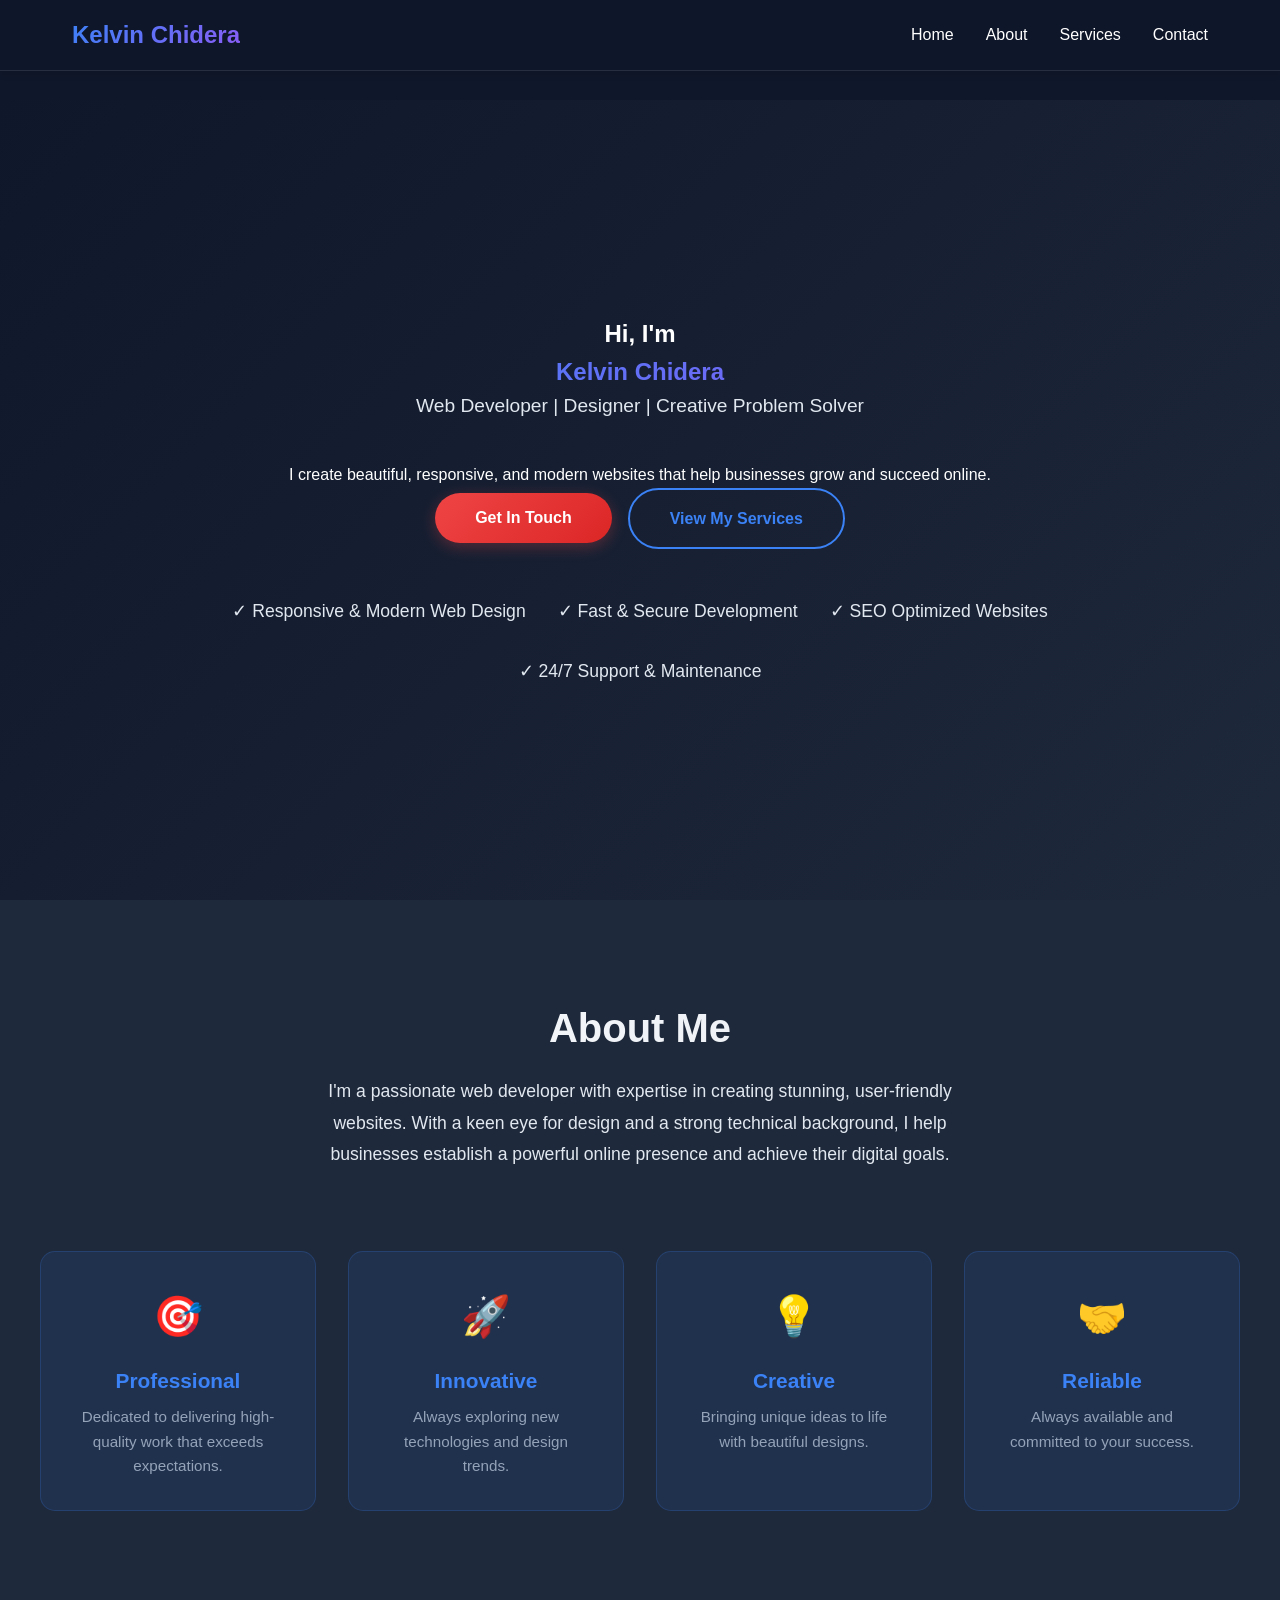
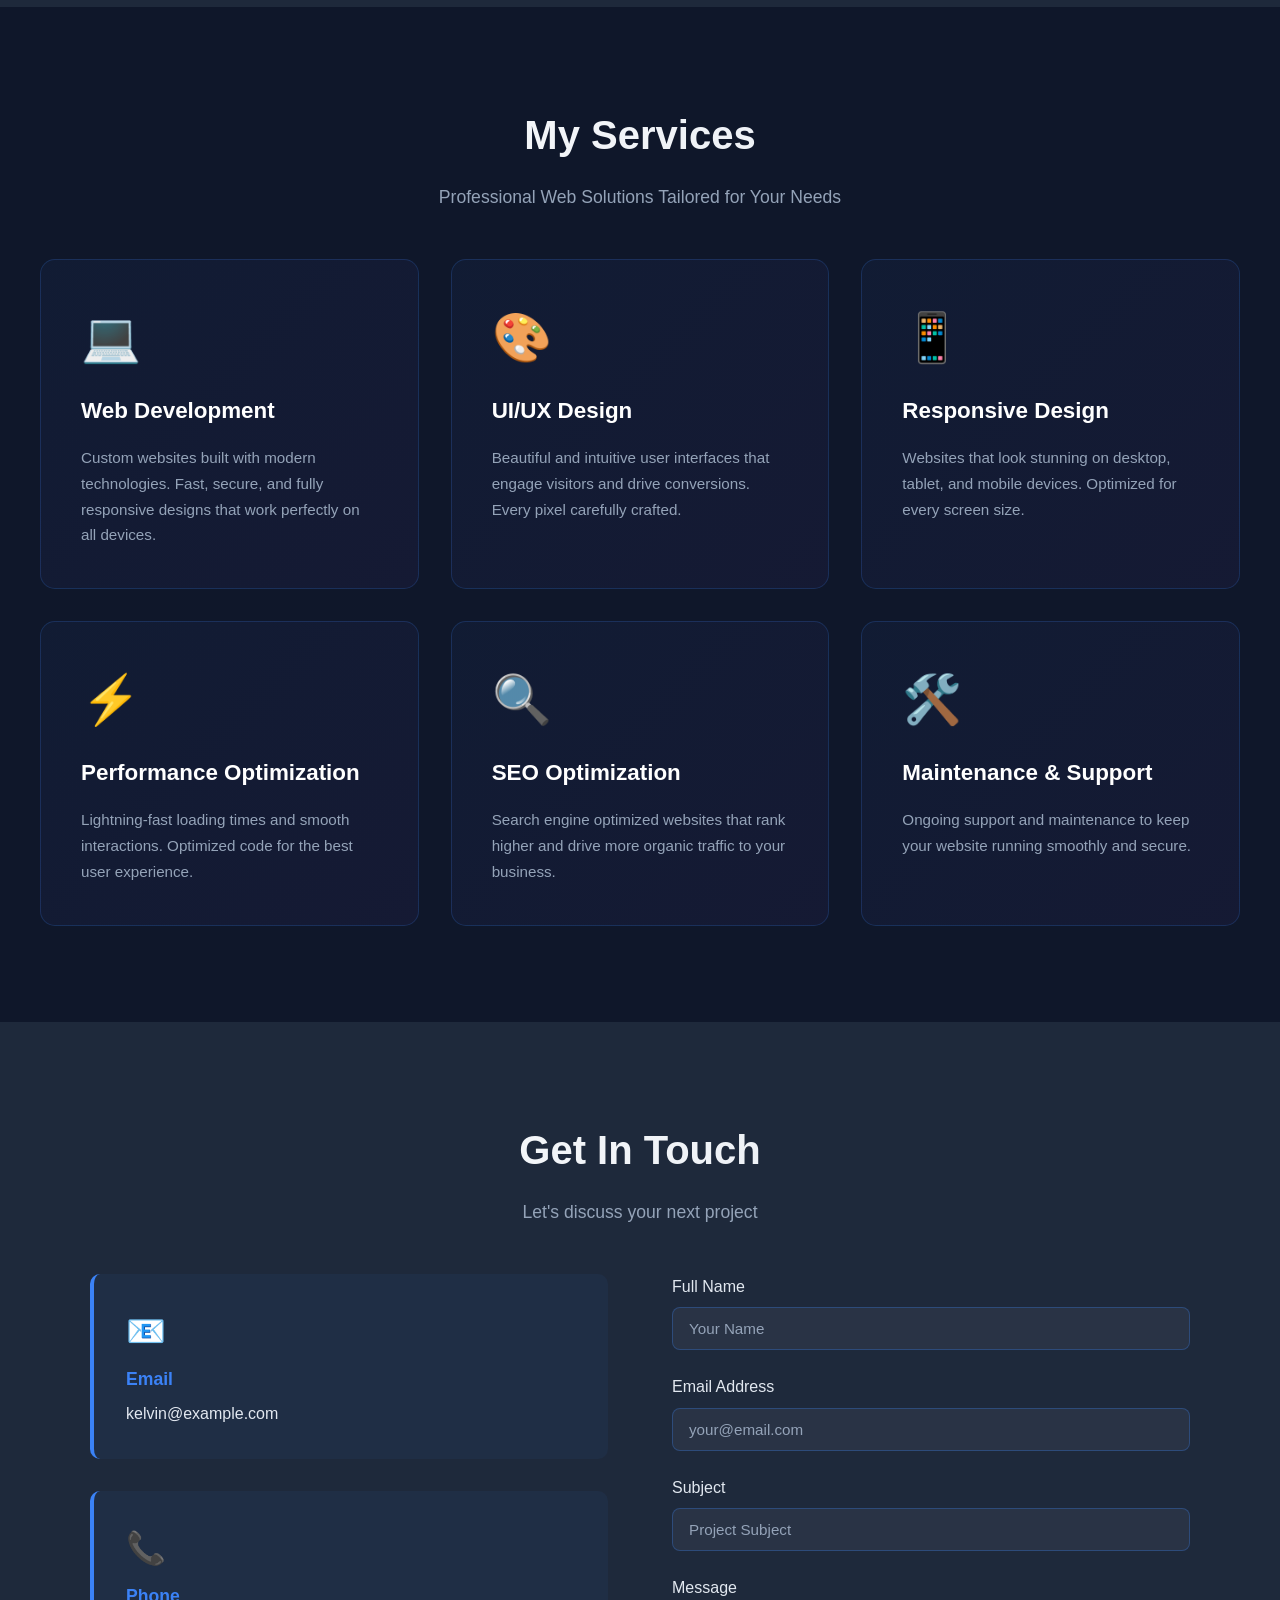
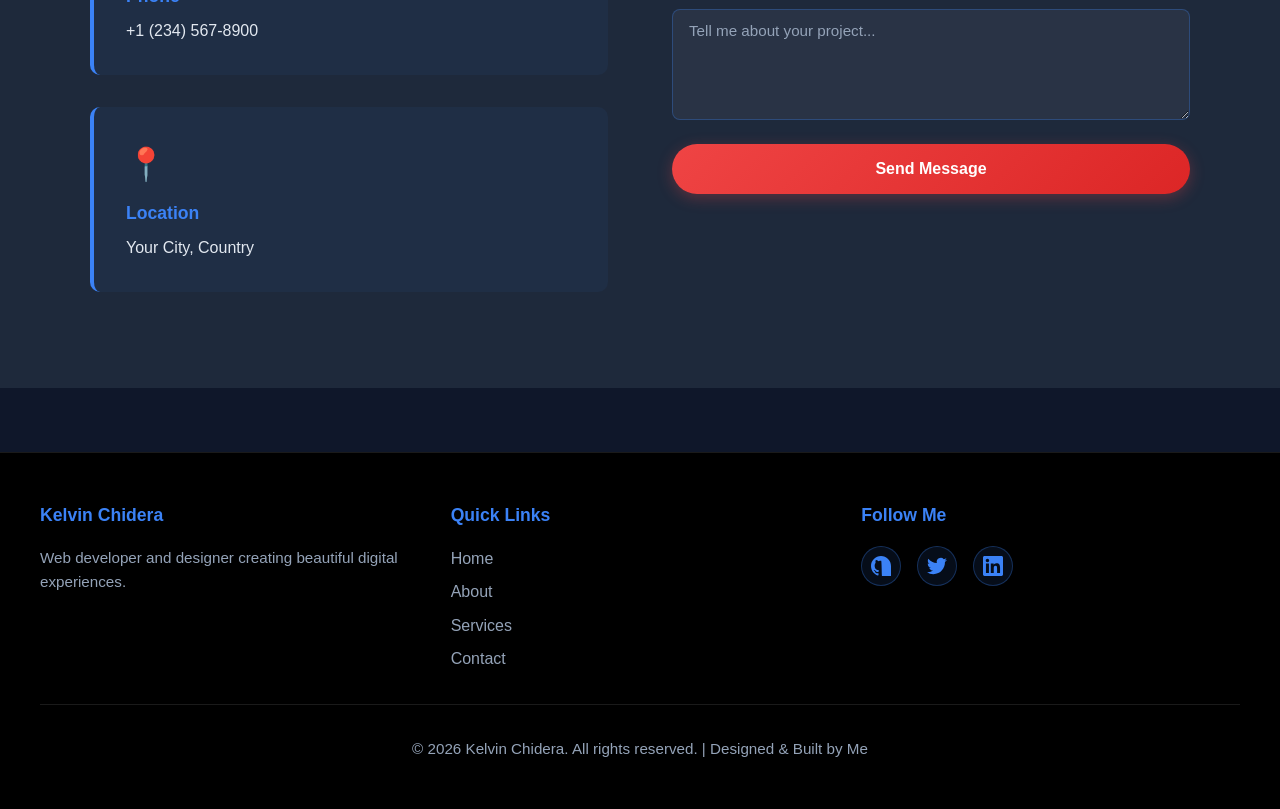
<file: lesson-4/portfolio.html>
<!DOCTYPE html>
<html lang="en">
<head>
	<meta charset="UTF-8">
	<meta name="viewport" content="width=device-width, initial-scale=1.0">
	<title>Kelvin Chidera | Web Developer & Designer</title>
	<link rel="stylesheet" href="assests/css/portfolio.css">
</head>
<body>
	<!-- Navigation Header -->
	<header class="navbar-top">
		<div class="navbar-container">
			<div class="brand">Kelvin Chidera</div>
			<nav class="nav-links">
				<a href="#home">Home</a>
				<a href="#about">About</a>
				<a href="#services">Services</a>
				<a href="#contact">Contact</a>
			</nav>
		</div>
	</header>

	<!-- Hero Section -->
	<section class="hero" id="home">
		<div class="hero-wrapper">
			<div class="hero-content-center">
				<h1>Hi, I'm <span class="accent-text">Kelvin Chidera</span></h1>
				<p class="hero-subtitle">Web Developer | Designer | Creative Problem Solver</p>
				<p class="hero-description">I create beautiful, responsive, and modern websites that help businesses grow and succeed online.</p>
				
				<div class="cta-container">
					<button class="cta-button" onclick="document.getElementById('contact').scrollIntoView({behavior: 'smooth'});">Get In Touch</button>
					<a href="#services" class="secondary-button">View My Services</a>
				</div>

				<ul class="reasons-list">
					<li>✓ Responsive & Modern Web Design</li>
					<li>✓ Fast & Secure Development</li>
					<li>✓ SEO Optimized Websites</li>
					<li>✓ 24/7 Support & Maintenance</li>
				</ul>
			</div>
		</div>
	</section>

	<!-- About Section -->
	<section class="about" id="about">
		<div class="section-container">
			<h2>About Me</h2>
			<div class="about-content">
				<p class="about-text">
					I'm a passionate web developer with expertise in creating stunning, user-friendly websites. With a keen eye for design and a strong technical background, I help businesses establish a powerful online presence and achieve their digital goals.
				</p>
				<div class="about-grid">
					<div class="about-item">
						<div class="about-icon">🎯</div>
						<h4>Professional</h4>
						<p>Dedicated to delivering high-quality work that exceeds expectations.</p>
					</div>
					<div class="about-item">
						<div class="about-icon">🚀</div>
						<h4>Innovative</h4>
						<p>Always exploring new technologies and design trends.</p>
					</div>
					<div class="about-item">
						<div class="about-icon">💡</div>
						<h4>Creative</h4>
						<p>Bringing unique ideas to life with beautiful designs.</p>
					</div>
					<div class="about-item">
						<div class="about-icon">🤝</div>
						<h4>Reliable</h4>
						<p>Always available and committed to your success.</p>
					</div>
				</div>
			</div>
		</div>
	</section>

	<!-- Services Section -->
	<section class="services" id="services">
		<div class="section-container">
			<h2>My Services</h2>
			<p class="section-subtitle">Professional Web Solutions Tailored for Your Needs</p>
			<div class="services-grid">
				<div class="service-card">
					<div class="service-icon">💻</div>
					<h3>Web Development</h3>
					<p>Custom websites built with modern technologies. Fast, secure, and fully responsive designs that work perfectly on all devices.</p>
				</div>
				<div class="service-card">
					<div class="service-icon">🎨</div>
					<h3>UI/UX Design</h3>
					<p>Beautiful and intuitive user interfaces that engage visitors and drive conversions. Every pixel carefully crafted.</p>
				</div>
				<div class="service-card">
					<div class="service-icon">📱</div>
					<h3>Responsive Design</h3>
					<p>Websites that look stunning on desktop, tablet, and mobile devices. Optimized for every screen size.</p>
				</div>
				<div class="service-card">
					<div class="service-icon">⚡</div>
					<h3>Performance Optimization</h3>
					<p>Lightning-fast loading times and smooth interactions. Optimized code for the best user experience.</p>
				</div>
				<div class="service-card">
					<div class="service-icon">🔍</div>
					<h3>SEO Optimization</h3>
					<p>Search engine optimized websites that rank higher and drive more organic traffic to your business.</p>
				</div>
				<div class="service-card">
					<div class="service-icon">🛠️</div>
					<h3>Maintenance & Support</h3>
					<p>Ongoing support and maintenance to keep your website running smoothly and secure.</p>
				</div>
			</div>
		</div>
	</section>

	<!-- Contact Section -->
	<section class="contact-section" id="contact">
		<div class="section-container">
			<h2>Get In Touch</h2>
			<p class="section-subtitle">Let's discuss your next project</p>
			
			<div class="contact-wrapper">
				<div class="contact-info">
					<div class="contact-item">
						<div class="contact-icon">📧</div>
						<h4>Email</h4>
						<p>kelvin@example.com</p>
					</div>
					<div class="contact-item">
						<div class="contact-icon">📞</div>
						<h4>Phone</h4>
						<p>+1 (234) 567-8900</p>
					</div>
					<div class="contact-item">
						<div class="contact-icon">📍</div>
						<h4>Location</h4>
						<p>Your City, Country</p>
					</div>
				</div>

				<form class="contact-form" onsubmit="event.preventDefault(); alert('Thank you for your message! I will get back to you soon.');">
					<div class="form-group">
						<label for="name">Full Name</label>
						<input type="text" id="name" name="name" required placeholder="Your Name">
					</div>
					<div class="form-group">
						<label for="email">Email Address</label>
						<input type="email" id="email" name="email" required placeholder="your@email.com">
					</div>
					<div class="form-group">
						<label for="subject">Subject</label>
						<input type="text" id="subject" name="subject" required placeholder="Project Subject">
					</div>
					<div class="form-group">
						<label for="message">Message</label>
						<textarea id="message" name="message" rows="5" required placeholder="Tell me about your project..."></textarea>
					</div>
					<button type="submit" class="cta-button">Send Message</button>
				</form>
			</div>
		</div>
	</section>

	<!-- Footer -->
	<footer class="footer">
		<div class="footer-container">
			<div class="footer-content">
				<div class="footer-block">
					<h4>Kelvin Chidera</h4>
					<p class="footer-desc">Web developer and designer creating beautiful digital experiences.</p>
				</div>

				<div class="footer-block">
					<h4>Quick Links</h4>
					<ul class="footer-links">
						<li><a href="#home">Home</a></li>
						<li><a href="#about">About</a></li>
						<li><a href="#services">Services</a></li>
						<li><a href="#contact">Contact</a></li>
					</ul>
				</div>

				<div class="footer-block">
					<h4>Follow Me</h4>
					<div class="social-icons">
						<a href="https://github.com" class="social-icon" aria-label="GitHub" target="_blank">
							<svg viewBox="0 0 24 24" width="20" height="20">
								<path fill="currentColor" d="M12 0C5.37 0 0 5.37 0 12c0 5.31 3.435 9.795 8.205 11.385.6.105.825-.255.825-.57 0-.285-.015-1.23-.015-2.235-3.015.555-3.795-.735-4.035-1.41-.135-.345-.72-1.41-1.23-1.695-.42-.225-1.02-.78-.015-.795.945-.015 1.62.87 1.845 1.23 1.08 1.815 2.805 1.305 3.495.99.105-.78.42-1.305.765-1.605-2.67-.3-5.46-1.335-5.46-5.925 0-1.305.465-2.385 1.23-3.225-.12-.3-.54-1.53.12-3.18 0 0 1.005-.315 3.3 1.23.96-.27 1.98-.405 3-.405s2.04.135 3 405c2.295-1.56 3.3-1.23 3.3-1.23.66 1.65.24 2.88.12 3.18.765.84 1.23 1.905 1.23 3.225 0 4.605-2.805 5.625-5.475 5.925.435.375.81 1.095.81 2.22 0 1.605-.015 2.895-.015 3.3 0 .315.225.69.825.57A12.02 12.02 0 0024 12c0-6.63-5.37-12-12-12z"/>
							</svg>
						</a>
						<a href="https://twitter.com" class="social-icon" aria-label="Twitter" target="_blank">
							<svg viewBox="0 0 24 24" width="20" height="20">
								<path fill="currentColor" d="M23.953 4.57a10 10 0 01-2.825.775 4.958 4.958 0 002.163-2.723c-.951.555-2.005.959-3.127 1.184a4.92 4.92 0 00-8.384 4.482C7.69 8.095 4.067 6.13 1.64 3.162a4.822 4.822 0 00-.666 2.475c0 1.71.87 3.213 2.188 4.096a4.904 4.904 0 01-2.228-.616v.06a4.923 4.923 0 003.946 4.827 4.996 4.996 0 01-2.212.085 4.936 4.936 0 004.604 3.417a9.867 9.867 0 01-6.102 2.105c-.39 0-.779-.023-1.17-.067a13.995 13.995 0 007.557 2.209c9.053 0 13.998-7.496 13.998-13.985 0-.21 0-.42-.015-.63A9.935 9.935 0 0024 4.59z"/>
							</svg>
						</a>
						<a href="https://linkedin.com" class="social-icon" aria-label="LinkedIn" target="_blank">
							<svg viewBox="0 0 24 24" width="20" height="20">
								<path fill="currentColor" d="M20.447 20.452h-3.554v-5.569c0-1.328-.027-3.037-1.852-3.037-1.853 0-2.136 1.445-2.136 2.939v5.667H9.351V9h3.414v1.561h.046c.477-.9 1.637-1.85 3.37-1.85 3.601 0 4.267 2.37 4.267 5.455v6.286zM5.337 7.433c-1.144 0-2.063-.926-2.063-2.065 0-1.138.92-2.063 2.063-2.063 1.14 0 2.064.925 2.064 2.063 0 1.139-.925 2.065-2.064 2.065zm1.782 13.019H3.555V9h3.564v11.452zM22.225 0H1.771C.792 0 0 .774 0 1.729v20.542C0 23.227.792 24 1.771 24h20.451C23.2 24 24 23.227 24 22.271V1.729C24 .774 23.2 0 22.225 0z"/>
							</svg>
						</a>
					</div>
				</div>
			</div>

			<div class="footer-copyright">
				<p>&copy; 2026 Kelvin Chidera. All rights reserved. | Designed & Built by Me</p>
			</div>
		</div>
	</footer>
</body>
</html>
</file>
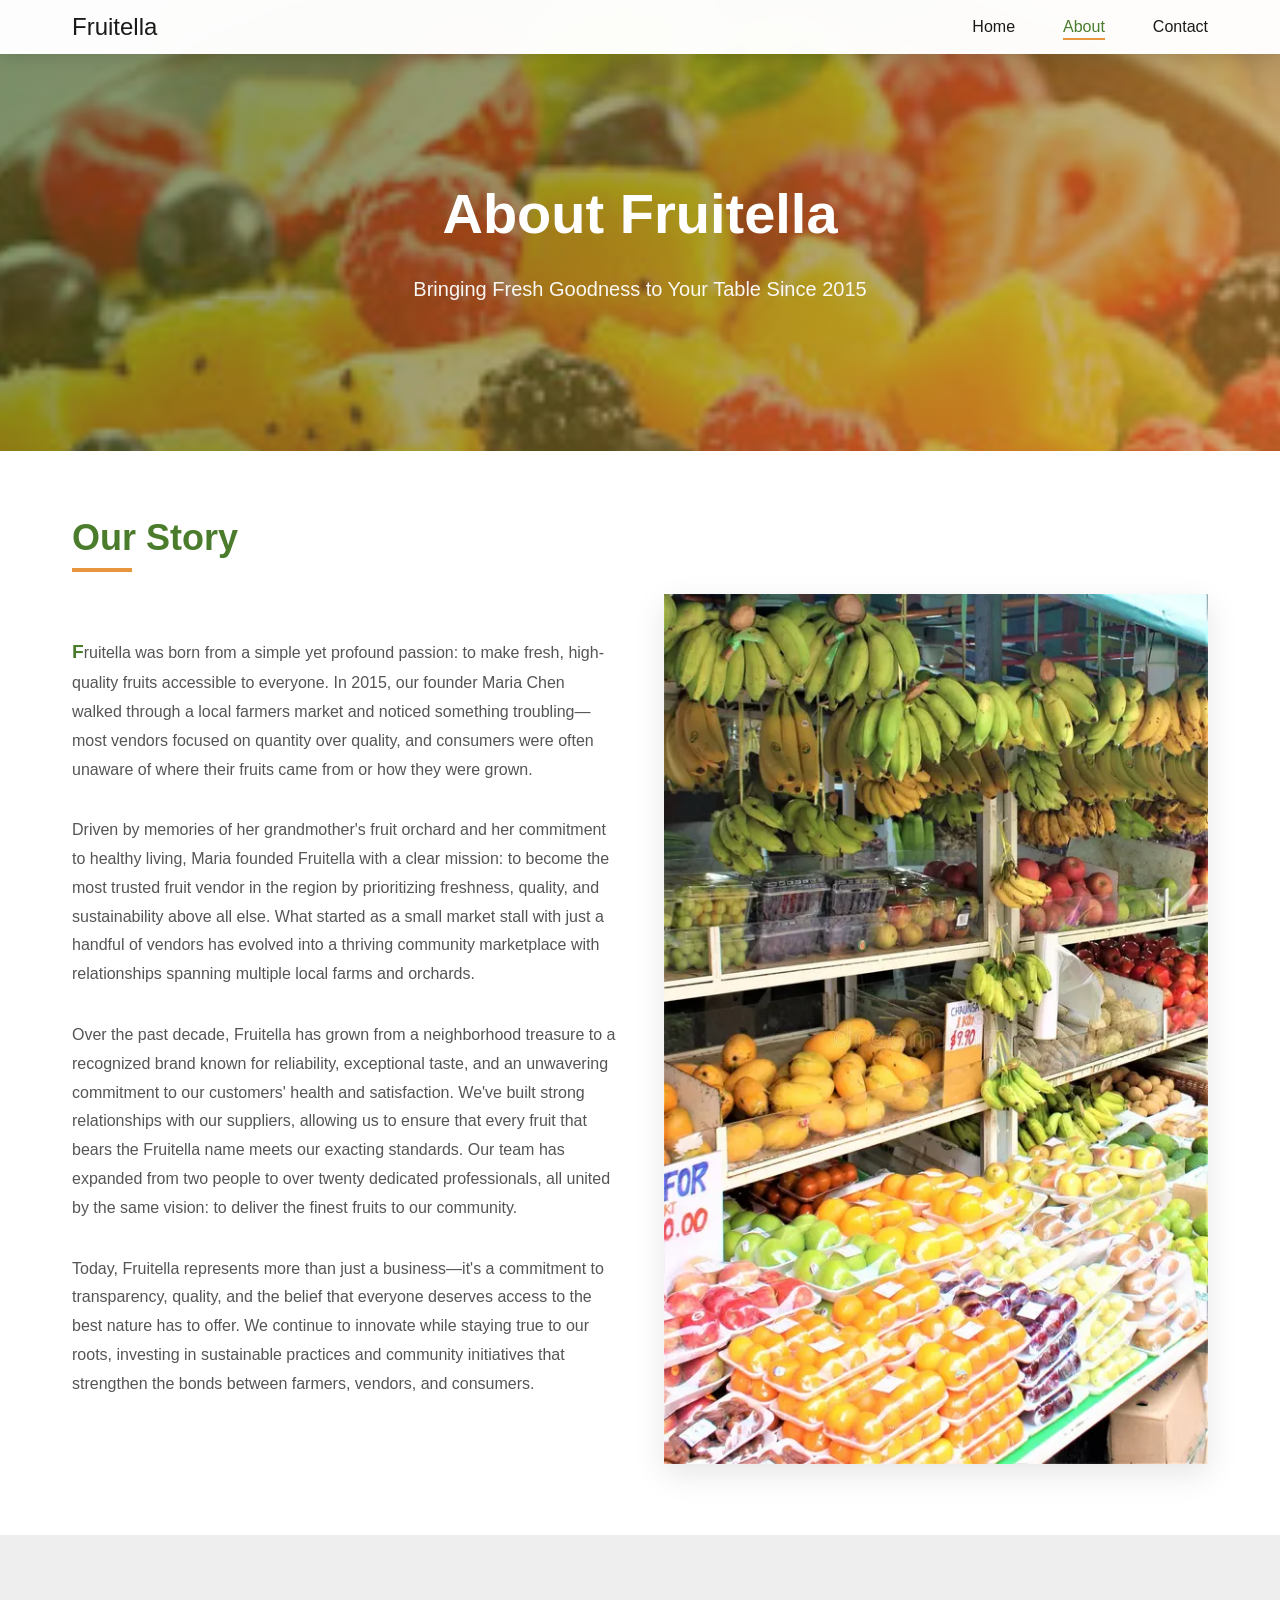
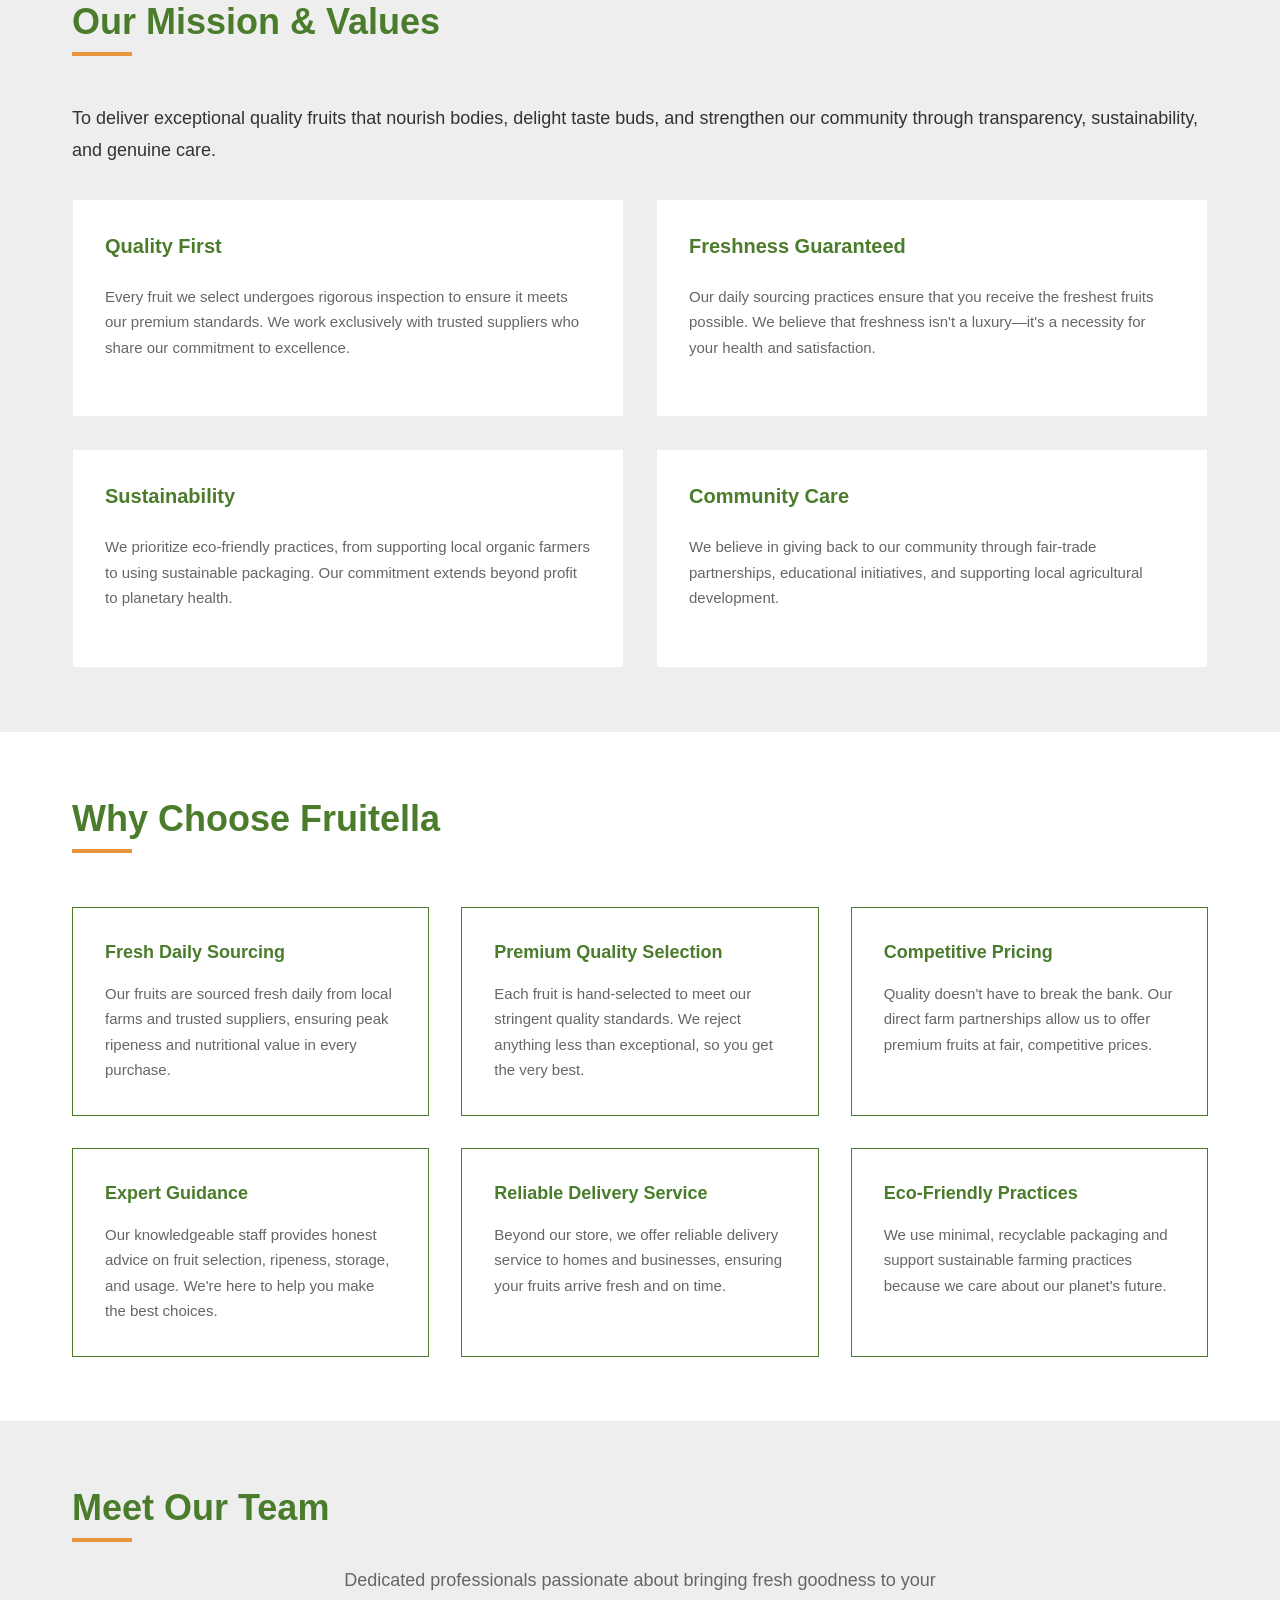
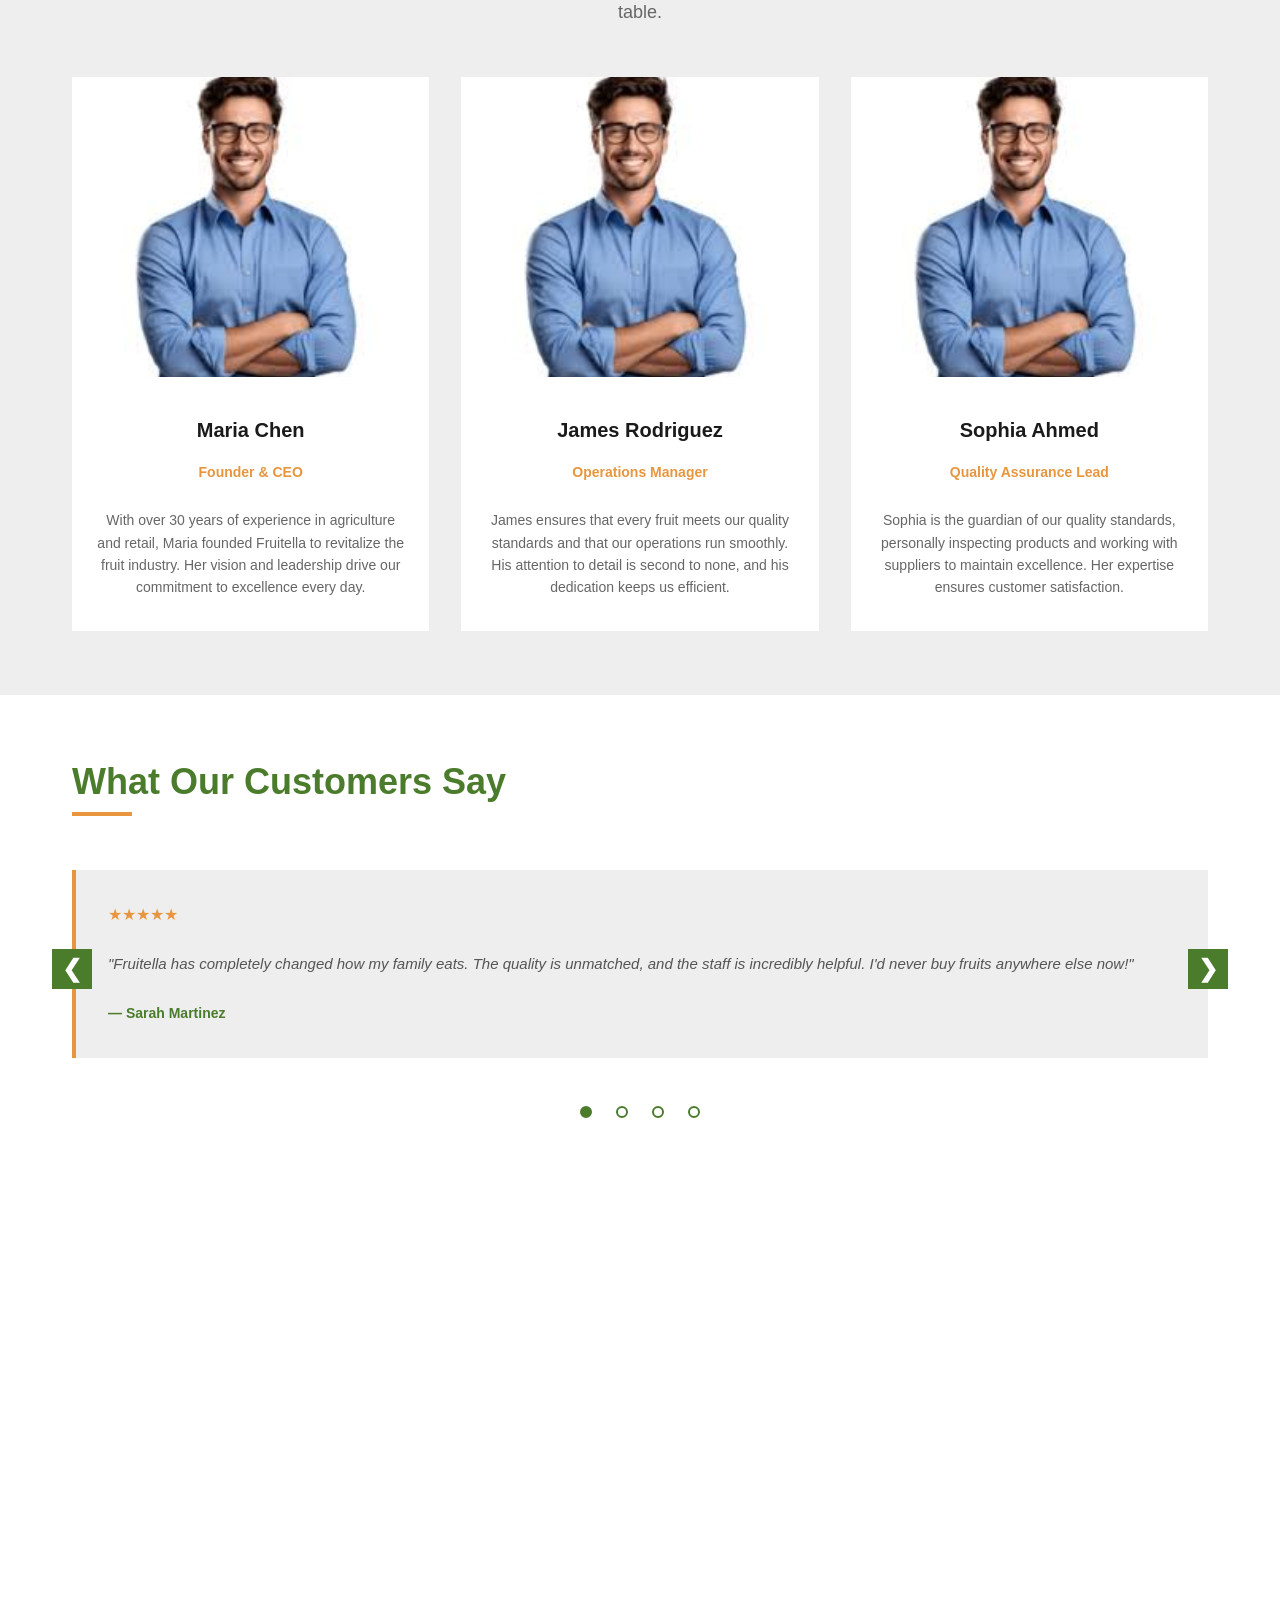
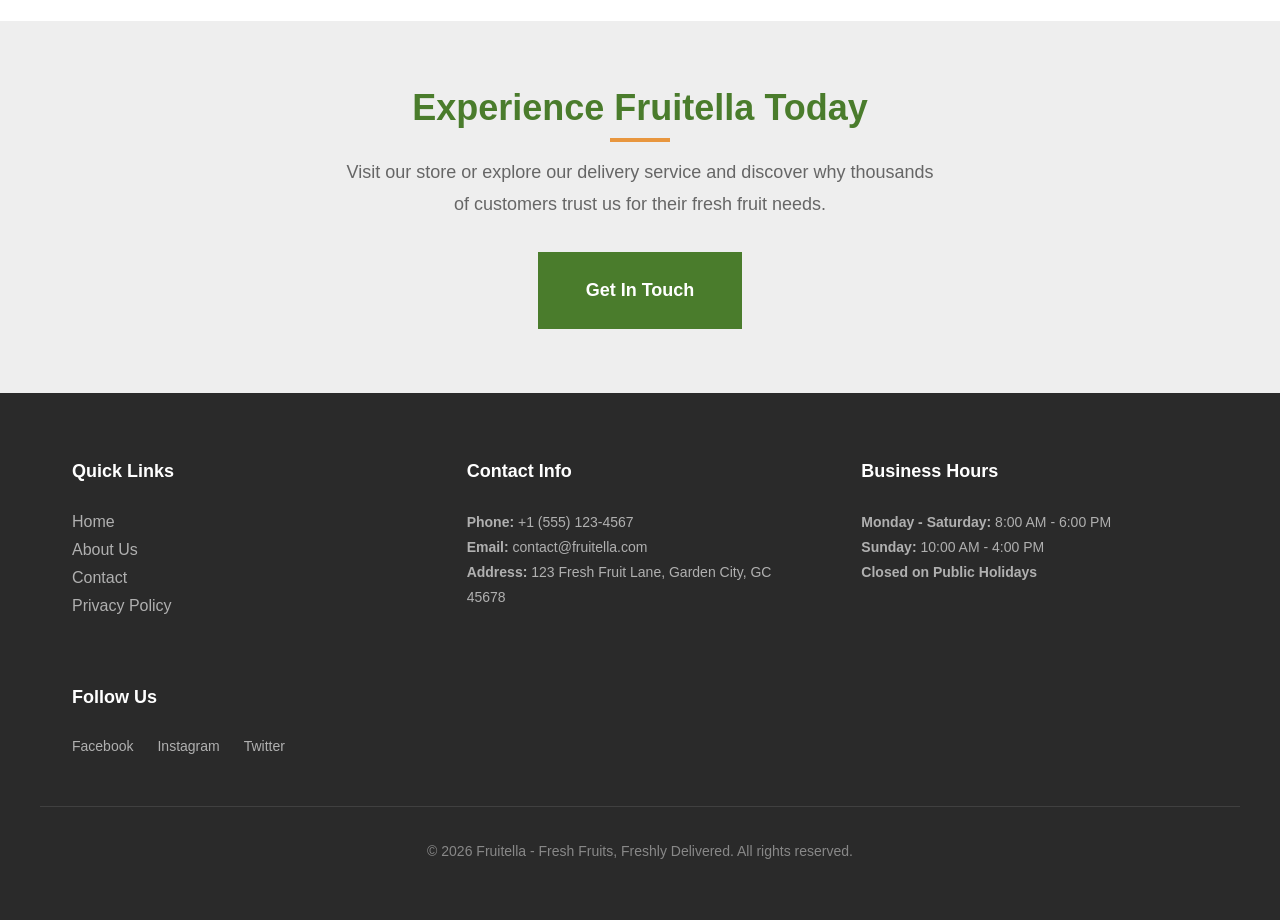
<file: lesson-5/about.html>
<!DOCTYPE html>
<html lang="en">
<head>
    <meta charset="UTF-8">
    <meta name="viewport" content="width=device-width, initial-scale=1.0">
    <title>About Us - Fruitella</title>
    <link rel="stylesheet" href="assets/css/style.css">
    <link rel="stylesheet" href="assets/css/about.css">
</head>
<body>
    <!-- Navigation Bar -->
    <nav class="navbar">
        <div class="nav-container">
            <div class="logo">
                <span class="logo-text">Fruitella</span>
            </div>
            <ul class="nav-links">
                <li><a href="index.html">Home</a></li>
                <li><a href="#about" class="active">About</a></li>
                <li><a href="contact.html">Contact</a></li>
            </ul>
            <div class="hamburger">
                <span></span>
                <span></span>
                <span></span>
            </div>
        </div>
    </nav>

    <!-- Page Header -->
    <section class="page-header">
        <h1>About Fruitella</h1>
        <p class="header-subtitle">Bringing Fresh Goodness to Your Table Since 2015</p>
    </section>

    <!-- Our Story Section -->
    <section class="section our-story">
        <div class="container">
            <h2>Our Story</h2>
            <div class="story-content">
                <div class="story-text">
                    <p>Fruitella was born from a simple yet profound passion: to make fresh, high-quality fruits accessible to everyone. In 2015, our founder Maria Chen walked through a local farmers market and noticed something troubling—most vendors focused on quantity over quality, and consumers were often unaware of where their fruits came from or how they were grown.</p>
                    
                    <p>Driven by memories of her grandmother's fruit orchard and her commitment to healthy living, Maria founded Fruitella with a clear mission: to become the most trusted fruit vendor in the region by prioritizing freshness, quality, and sustainability above all else. What started as a small market stall with just a handful of vendors has evolved into a thriving community marketplace with relationships spanning multiple local farms and orchards.</p>
                    
                    <p>Over the past decade, Fruitella has grown from a neighborhood treasure to a recognized brand known for reliability, exceptional taste, and an unwavering commitment to our customers' health and satisfaction. We've built strong relationships with our suppliers, allowing us to ensure that every fruit that bears the Fruitella name meets our exacting standards. Our team has expanded from two people to over twenty dedicated professionals, all united by the same vision: to deliver the finest fruits to our community.</p>
                    
                    <p>Today, Fruitella represents more than just a business—it's a commitment to transparency, quality, and the belief that everyone deserves access to the best nature has to offer. We continue to innovate while staying true to our roots, investing in sustainable practices and community initiatives that strengthen the bonds between farmers, vendors, and consumers.</p>
                </div>
                <div class="story-image">
                    <img src="assets/images/fruit-store.jpg" alt="Fruitella Store Front" onerror="this.src='data:image/svg+xml,%3Csvg xmlns=%22http://www.w3.org/2000/svg%22 width=%22400%22 height=%22300%22%3E%3Crect fill=%22%23f0f0f0%22 width=%22400%22 height=%22300%22/%3E%3Ctext x=%2250%25%22 y=%2250%25%22 text-anchor=%22middle%22 dy=%22.3em%22 font-family=%22sans-serif%22 font-size=%2224%22 fill=%22%23999%22%3EStore Image%3C/text%3E%3C/svg%3E'">
                </div>
            </div>
        </div>
    </section>

    <!-- Mission & Values Section -->
    <section class="section mission-values">
        <div class="container">
            <h2>Our Mission & Values</h2>
            
            <p class="mission-statement">To deliver exceptional quality fruits that nourish bodies, delight taste buds, and strengthen our community through transparency, sustainability, and genuine care.</p>

            <div class="values-grid">
                <div class="value-card">
                    <h3>Quality First</h3>
                    <p>Every fruit we select undergoes rigorous inspection to ensure it meets our premium standards. We work exclusively with trusted suppliers who share our commitment to excellence.</p>
                </div>
                <div class="value-card">
                    <h3>Freshness Guaranteed</h3>
                    <p>Our daily sourcing practices ensure that you receive the freshest fruits possible. We believe that freshness isn't a luxury—it's a necessity for your health and satisfaction.</p>
                </div>
                <div class="value-card">
                    <h3>Sustainability</h3>
                    <p>We prioritize eco-friendly practices, from supporting local organic farmers to using sustainable packaging. Our commitment extends beyond profit to planetary health.</p>
                </div>
                <div class="value-card">
                    <h3>Community Care</h3>
                    <p>We believe in giving back to our community through fair-trade partnerships, educational initiatives, and supporting local agricultural development.</p>
                </div>
            </div>
        </div>
    </section>

    <!-- Why Choose Fruitella Section -->
    <section class="section why-choose">
        <div class="container">
            <h2>Why Choose Fruitella</h2>
            <div class="benefits-grid">
                <div class="benefit-item">
                    <h3>Fresh Daily Sourcing</h3>
                    <p>Our fruits are sourced fresh daily from local farms and trusted suppliers, ensuring peak ripeness and nutritional value in every purchase.</p>
                </div>
                <div class="benefit-item">
                    <h3>Premium Quality Selection</h3>
                    <p>Each fruit is hand-selected to meet our stringent quality standards. We reject anything less than exceptional, so you get the very best.</p>
                </div>
                <div class="benefit-item">
                    <h3>Competitive Pricing</h3>
                    <p>Quality doesn't have to break the bank. Our direct farm partnerships allow us to offer premium fruits at fair, competitive prices.</p>
                </div>
                <div class="benefit-item">
                    <h3>Expert Guidance</h3>
                    <p>Our knowledgeable staff provides honest advice on fruit selection, ripeness, storage, and usage. We're here to help you make the best choices.</p>
                </div>
                <div class="benefit-item">
                    <h3>Reliable Delivery Service</h3>
                    <p>Beyond our store, we offer reliable delivery service to homes and businesses, ensuring your fruits arrive fresh and on time.</p>
                </div>
                <div class="benefit-item">
                    <h3>Eco-Friendly Practices</h3>
                    <p>We use minimal, recyclable packaging and support sustainable farming practices because we care about our planet's future.</p>
                </div>
            </div>
        </div>
    </section>

    <!-- Team Section -->
    <section class="section team">
        <div class="container">
            <h2>Meet Our Team</h2>
            <p class="section-intro">Dedicated professionals passionate about bringing fresh goodness to your table.</p>
            
            <div class="team-grid">
                <div class="team-card">
                    <img src="assets/images/team.jpg" alt="Maria Chen, Founder" onerror="this.src='data:image/svg+xml,%3Csvg xmlns=%22http://www.w3.org/2000/svg%22 width=%22250%22 height=%22300%22%3E%3Crect fill=%22%23e8f0e8%22 width=%22250%22 height=%22300%22/%3E%3Ctext x=%2250%25%22 y=%2250%25%22 text-anchor=%22middle%22 dy=%22.3em%22 font-family=%22sans-serif%22 font-size=%2216%22 fill=%22%23777%22%3ETeam Photo%3C/text%3E%3C/svg%3E'">
                    <h3>Maria Chen</h3>
                    <p class="position">Founder & CEO</p>
                    <p class="bio">With over 30 years of experience in agriculture and retail, Maria founded Fruitella to revitalize the fruit industry. Her vision and leadership drive our commitment to excellence every day.</p>
                </div>

                <div class="team-card">
                    <img src="assets/images/team.jpg" alt="James Rodriguez, Operations Manager" onerror="this.src='data:image/svg+xml,%3Csvg xmlns=%22http://www.w3.org/2000/svg%22 width=%22250%22 height=%22300%22%3E%3Crect fill=%22%23e8f0e8%22 width=%22250%22 height=%22300%22/%3E%3Ctext x=%2250%25%22 y=%2250%25%22 text-anchor=%22middle%22 dy=%22.3em%22 font-family=%22sans-serif%22 font-size=%2216%22 fill=%22%23777%22%3ETeam Photo%3C/text%3E%3C/svg%3E'">
                    <h3>James Rodriguez</h3>
                    <p class="position">Operations Manager</p>
                    <p class="bio">James ensures that every fruit meets our quality standards and that our operations run smoothly. His attention to detail is second to none, and his dedication keeps us efficient.</p>
                </div>

                <div class="team-card">
                    <img src="assets/images/team.jpg" alt="Sophia Ahmed, Quality Assurance Lead" onerror="this.src='data:image/svg+xml,%3Csvg xmlns=%22http://www.w3.org/2000/svg%22 width=%22250%22 height=%22300%22%3E%3Crect fill=%22%23e8f0e8%22 width=%22250%22 height=%22300%22/%3E%3Ctext x=%2250%25%22 y=%2250%25%22 text-anchor=%22middle%22 dy=%22.3em%22 font-family=%22sans-serif%22 font-size=%2216%22 fill=%22%23777%22%3ETeam Photo%3C/text%3E%3C/svg%3E'">
                    <h3>Sophia Ahmed</h3>
                    <p class="position">Quality Assurance Lead</p>
                    <p class="bio">Sophia is the guardian of our quality standards, personally inspecting products and working with suppliers to maintain excellence. Her expertise ensures customer satisfaction.</p>
                </div>
            </div>
        </div>
    </section>

    <!-- Testimonials Section -->
    <section class="section testimonials">
        <div class="container">
            <h2>What Our Customers Say</h2>
            
            <div class="testimonial-carousel">
                <div class="carousel-wrapper">
                    <div class="testimonials-track">
                        <div class="testimonial-card">
                            <div class="stars">★★★★★</div>
                            <p class="quote">"Fruitella has completely changed how my family eats. The quality is unmatched, and the staff is incredibly helpful. I'd never buy fruits anywhere else now!"</p>
                            <p class="customer-name">— Sarah Martinez</p>
                        </div>

                        <div class="testimonial-card">
                            <div class="stars">★★★★★</div>
                            <p class="quote">"The freshness speaks for itself. I run a juice bar, and my customers can taste the difference when I use Fruitella fruits. They're worth every penny."</p>
                            <p class="customer-name">— Thomas Wright, Owner of Green Blend Juice Bar</p>
                        </div>

                        <div class="testimonial-card">
                            <div class="stars">★★★★★</div>
                            <p class="quote">"Both the quality and service are exceptional. The team knows their products inside and out and always offers honest recommendations. Highly recommend!"</p>
                            <p class="customer-name">— Elena Garcia</p>
                        </div>

                        <div class="testimonial-card">
                            <div class="stars">★★★★★</div>
                            <p class="quote">"I appreciate their commitment to sustainability. It's great doing business with a company that cares about the planet as much as they care about quality."</p>
                            <p class="customer-name">— Michael Chen, Environmental Activist</p>
                        </div>
                    </div>
                </div>
                
                <button class="carousel-button prev" id="prevBtn">❮</button>
                <button class="carousel-button next" id="nextBtn">❯</button>
                
                <div class="carousel-dots">
                    <button class="dot active" data-index="0"></button>
                    <button class="dot" data-index="1"></button>
                    <button class="dot" data-index="2"></button>
                    <button class="dot" data-index="3"></button>
                </div>
            </div>
        </div>
    </section>

    <!-- Statistics Section -->
    <section class="section statistics">
        <div class="container">
            <h2>By The Numbers</h2>
            <div class="stats-grid">
                <div class="stat-item">
                    <h3 class="stat-number">11+</h3>
                    <p class="stat-label">Years in Business</p>
                </div>
                <div class="stat-item">
                    <h3 class="stat-number">500K+</h3>
                    <p class="stat-label">Fruits Delivered</p>
                </div>
                <div class="stat-item">
                    <h3 class="stat-number">15K+</h3>
                    <p class="stat-label">Happy Customers</p>
                </div>
                <div class="stat-item">
                    <h3 class="stat-number">50+</h3>
                    <p class="stat-label">Farm Partners</p>
                </div>
            </div>
        </div>
    </section>

    <!-- CTA Section -->
    <section class="section cta-section">
        <div class="container">
            <h2>Experience Fruitella Today</h2>
            <p>Visit our store or explore our delivery service and discover why thousands of customers trust us for their fresh fruit needs.</p>
            <a href="contact.html" class="cta-button">Get In Touch</a>
        </div>
    </section>

    <!-- Footer -->
    <footer class="footer">
        <div class="footer-container">
            <!-- Column 1: Quick Links -->
            <div class="footer-column">
                <h4>Quick Links</h4>
                <ul>
                    <li><a href="index.html">Home</a></li>
                    <li><a href="#about">About Us</a></li>
                    <li><a href="contact.html">Contact</a></li>
                    <li><a href="#privacy">Privacy Policy</a></li>
                </ul>
            </div>

            <!-- Column 2: Contact Info -->
            <div class="footer-column">
                <h4>Contact Info</h4>
                <p>
                    <strong>Phone:</strong> +1 (555) 123-4567<br>
                    <strong>Email:</strong> contact@fruitella.com<br>
                    <strong>Address:</strong> 123 Fresh Fruit Lane, Garden City, GC 45678
                </p>
            </div>

            <!-- Column 3: Business Hours -->
            <div class="footer-column">
                <h4>Business Hours</h4>
                <p>
                    <strong>Monday - Saturday:</strong> 8:00 AM - 6:00 PM<br>
                    <strong>Sunday:</strong> 10:00 AM - 4:00 PM<br>
                    <strong>Closed on Public Holidays</strong>
                </p>
            </div>

            <!-- Column 4: Social Media -->
            <div class="footer-column">
                <h4>Follow Us</h4>
                <div class="social-links">
                    <a href="#facebook" class="social-link">Facebook</a>
                    <a href="#instagram" class="social-link">Instagram</a>
                    <a href="#twitter" class="social-link">Twitter</a>
                </div>
            </div>
        </div>

        <!-- Footer Bottom -->
        <div class="footer-bottom">
            <p>&copy; 2026 Fruitella - Fresh Fruits, Freshly Delivered. All rights reserved.</p>
        </div>
    </footer>

    <script>
        // Testimonial Carousel
        let currentSlide = 0;
        const slides = document.querySelectorAll('.testimonial-card');
        const dots = document.querySelectorAll('.dot');
        const track = document.querySelector('.testimonials-track');
        const prevBtn = document.getElementById('prevBtn');
        const nextBtn = document.getElementById('nextBtn');

        function updateCarousel() {
            // Move the track
            track.style.transform = `translateX(-${currentSlide * 100}%)`;
            
            // Update active dot
            dots.forEach((dot, index) => {
                if (index === currentSlide) {
                    dot.classList.add('active');
                } else {
                    dot.classList.remove('active');
                }
            });
        }

        function nextSlide() {
            currentSlide = (currentSlide + 1) % slides.length;
            updateCarousel();
        }

        function prevSlide() {
            currentSlide = (currentSlide - 1 + slides.length) % slides.length;
            updateCarousel();
        }

        // Event listeners for buttons
        prevBtn.addEventListener('click', prevSlide);
        nextBtn.addEventListener('click', nextSlide);

        // Event listeners for dots
        dots.forEach((dot, index) => {
            dot.addEventListener('click', () => {
                currentSlide = index;
                updateCarousel();
            });
        });

        // Hamburger Menu Toggle
        const hamburger = document.querySelector('.hamburger');
        const navLinks = document.querySelector('.nav-links');

        hamburger.addEventListener('click', function() {
            navLinks.classList.toggle('active');
            hamburger.classList.toggle('active');
        });

        // Close menu when a link is clicked
        document.querySelectorAll('.nav-links a').forEach(link => {
            link.addEventListener('click', function() {
                navLinks.classList.remove('active');
                hamburger.classList.remove('active');
            });
        });
    </script>
</body>
</html>
</file>
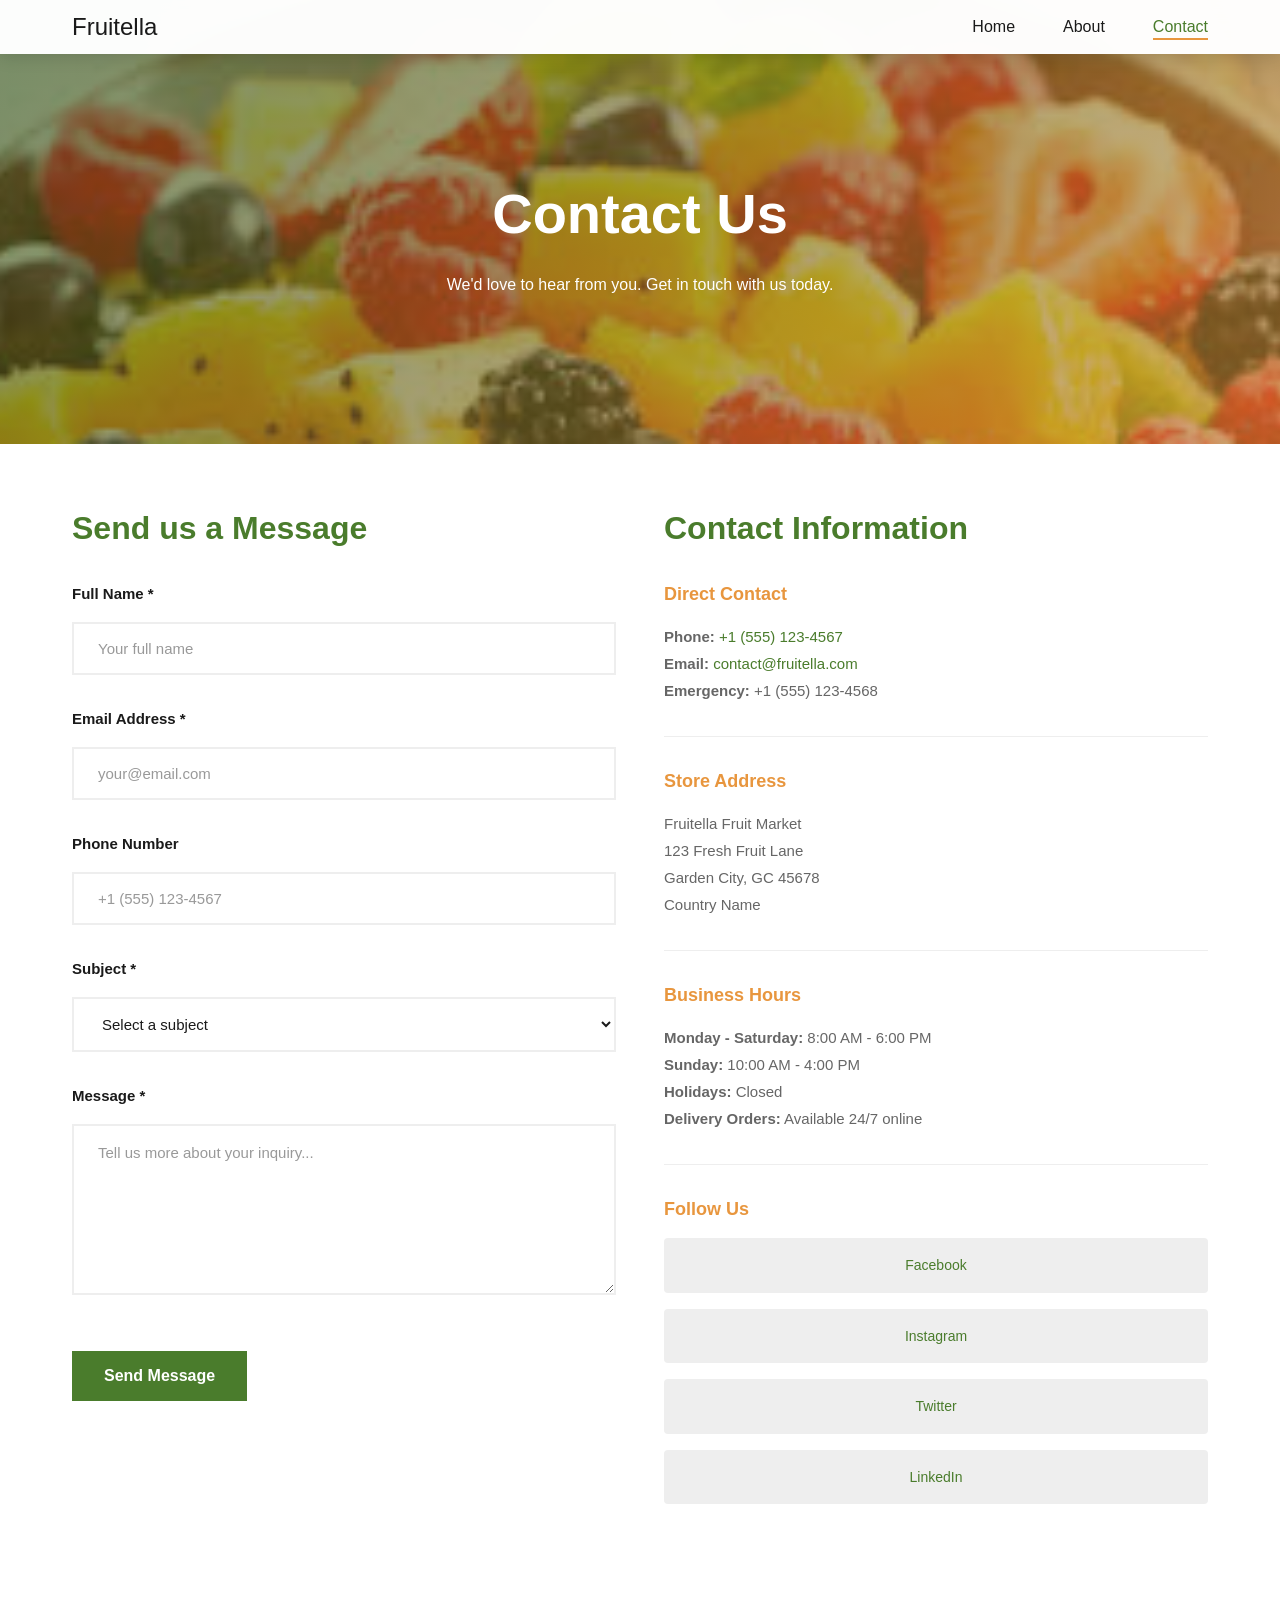
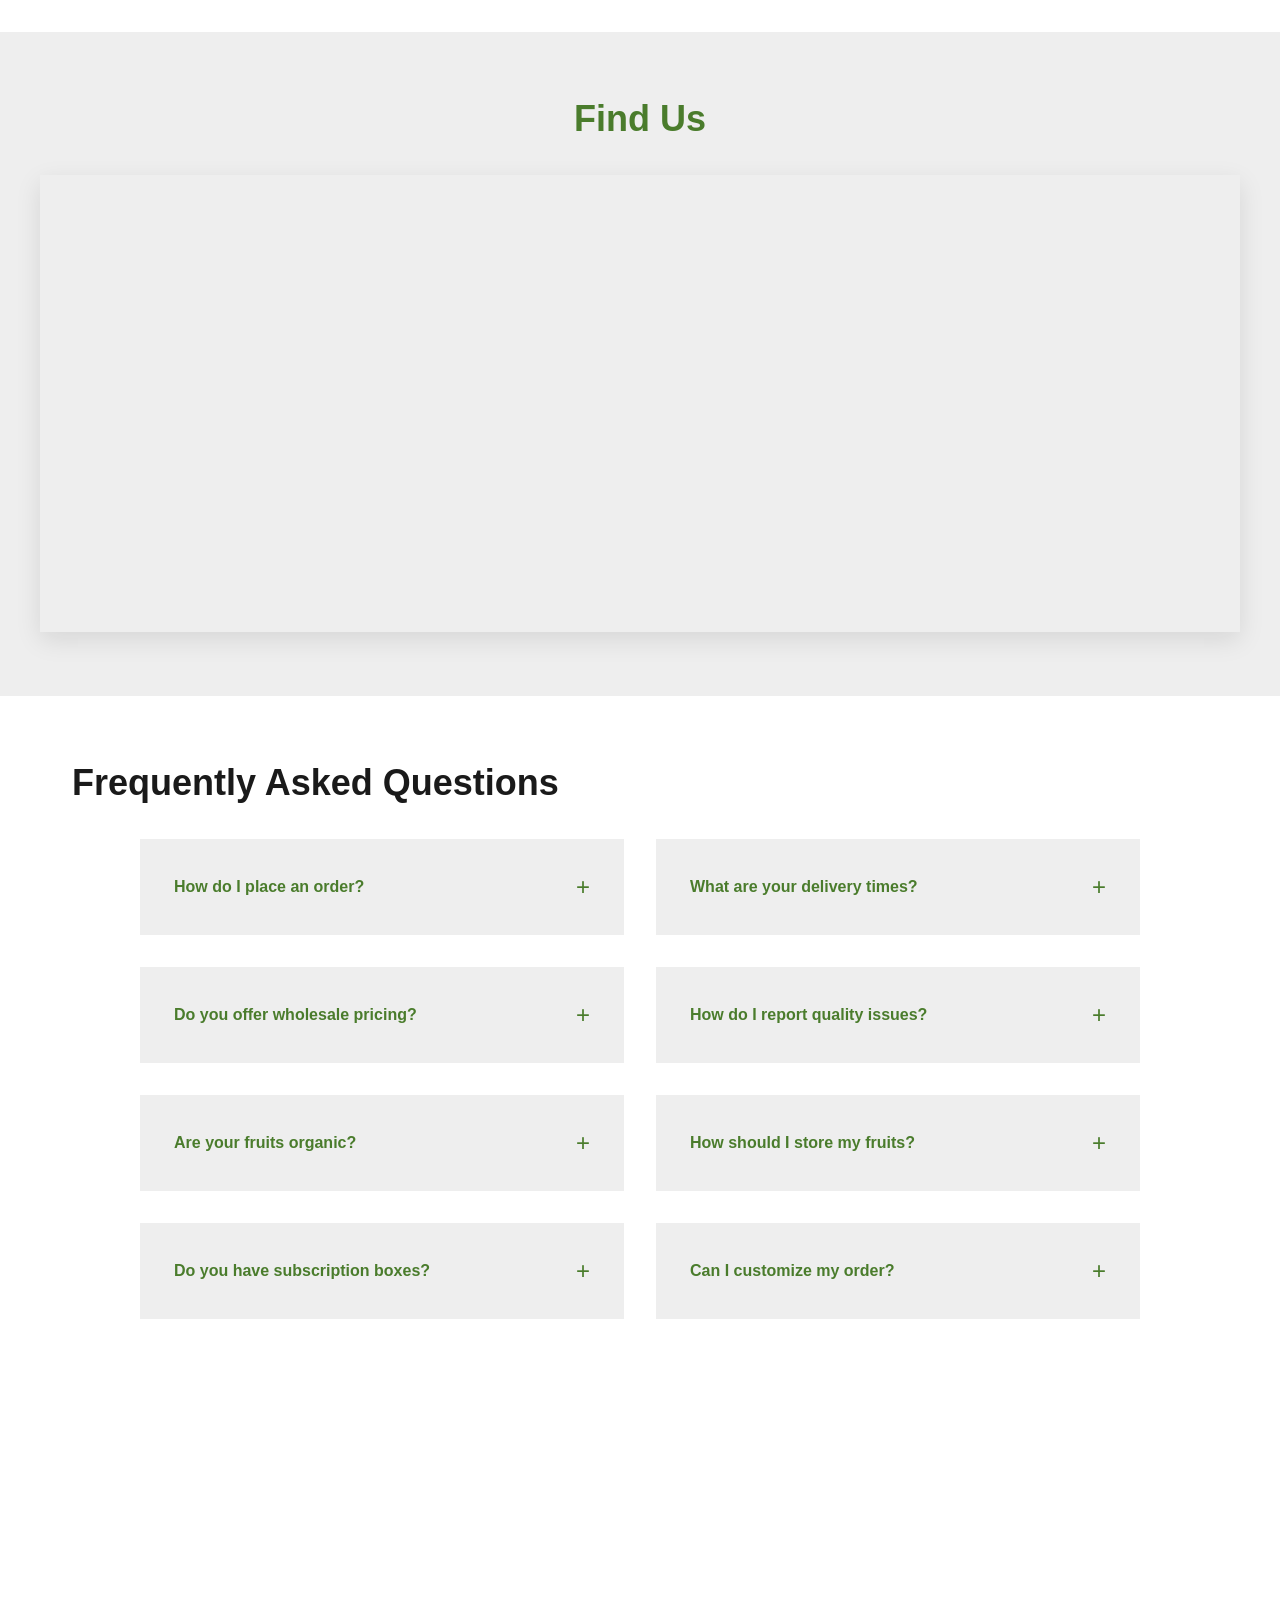
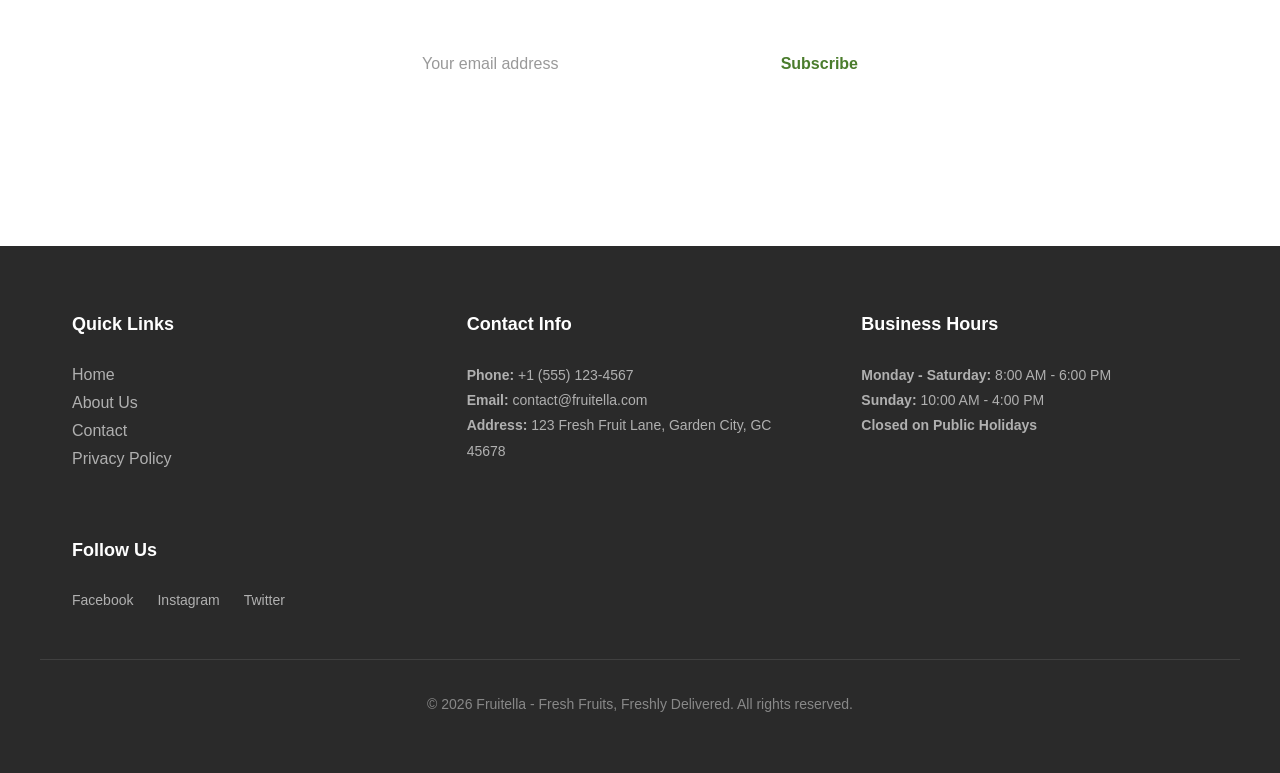
<file: lesson-5/contact.html>
<!DOCTYPE html>
<html lang="en">
<head>
    <meta charset="UTF-8">
    <meta name="viewport" content="width=device-width, initial-scale=1.0">
    <title>Contact Us - Fruitella</title>
    <link rel="stylesheet" href="assets/css/style.css">
    <link rel="stylesheet" href="assets/css/contact.css">
</head>
<body>
    <!-- Navigation Bar -->
    <nav class="navbar">
        <div class="nav-container">
            <div class="logo">
                <span class="logo-text">Fruitella</span>
            </div>
            <ul class="nav-links">
                <li><a href="index.html">Home</a></li>
                <li><a href="about.html">About</a></li>
                <li><a href="#contact" class="active">Contact</a></li>
            </ul>
            <div class="hamburger">
                <span></span>
                <span></span>
                <span></span>
            </div>
        </div>
    </nav>

    <!-- Page Header -->
    <section class="page-header">
        <h1>Contact Us</h1>
        <p class="header-subtitle">We'd love to hear from you. Get in touch with us today.</p>
    </section>

    <!-- Contact Section -->
    <section id="contact" class="section contact-section">
        <div class="container">
            <div class="contact-content">
                <!-- Contact Form -->
                <div class="contact-form-container">
                    <h2>Send us a Message</h2>
                    <form class="contact-form" id="contactForm">
                        <div class="form-group">
                            <label for="name">Full Name *</label>
                            <input type="text" id="name" name="name" required placeholder="Your full name">
                        </div>

                        <div class="form-group">
                            <label for="email">Email Address *</label>
                            <input type="email" id="email" name="email" required placeholder="your@email.com">
                        </div>

                        <div class="form-group">
                            <label for="phone">Phone Number</label>
                            <input type="tel" id="phone" name="phone" placeholder="+1 (555) 123-4567">
                        </div>

                        <div class="form-group">
                            <label for="subject">Subject *</label>
                            <select id="subject" name="subject" required>
                                <option value="">Select a subject</option>
                                <option value="general">General Inquiry</option>
                                <option value="order">Order Issue</option>
                                <option value="delivery">Delivery Question</option>
                                <option value="feedback">Feedback</option>
                                <option value="partnership">Partnership Opportunity</option>
                                <option value="other">Other</option>
                            </select>
                        </div>

                        <div class="form-group">
                            <label for="message">Message *</label>
                            <textarea id="message" name="message" rows="6" required placeholder="Tell us more about your inquiry..."></textarea>
                        </div>

                        <button type="submit" class="submit-button">Send Message</button>
                    </form>
                    <div id="formMessage" class="form-message"></div>
                </div>

                <!-- Contact Information -->
                <div class="contact-info-container">
                    <h2>Contact Information</h2>
                    
                    <div class="info-block">
                        <h3>Direct Contact</h3>
                        <p>
                            <strong>Phone:</strong> <a href="tel:+15551234567">+1 (555) 123-4567</a><br>
                            <strong>Email:</strong> <a href="mailto:contact@fruitella.com">contact@fruitella.com</a><br>
                            <strong>Emergency:</strong> +1 (555) 123-4568
                        </p>
                    </div>

                    <div class="info-block">
                        <h3>Store Address</h3>
                        <p>
                            Fruitella Fruit Market<br>
                            123 Fresh Fruit Lane<br>
                            Garden City, GC 45678<br>
                            Country Name
                        </p>
                    </div>

                    <div class="info-block">
                        <h3>Business Hours</h3>
                        <p>
                            <strong>Monday - Saturday:</strong> 8:00 AM - 6:00 PM<br>
                            <strong>Sunday:</strong> 10:00 AM - 4:00 PM<br>
                            <strong>Holidays:</strong> Closed<br>
                            <strong>Delivery Orders:</strong> Available 24/7 online
                        </p>
                    </div>

                    <div class="info-block">
                        <h3>Follow Us</h3>
                        <div class="social-links-contact">
                            <a href="#facebook" class="social-link-btn">Facebook</a>
                            <a href="#instagram" class="social-link-btn">Instagram</a>
                            <a href="#twitter" class="social-link-btn">Twitter</a>
                            <a href="#linkedin" class="social-link-btn">LinkedIn</a>
                        </div>
                    </div>
                </div>
            </div>
        </div>
    </section>

    <!-- Map Section -->
    <section class="section map-section">
        <h2>Find Us</h2>
        <div class="map-container">
            <iframe src="https://www.google.com/maps/embed?pb=!1m18!1m12!1m3!1d3151.8354340219386!2d144.95592631531563!3d-37.80787942021664!2m3!1f0!2f0!3f0!3m2!1i1024!2i768!4f13.1!3m3!1m2!1s0x6ad65d4c2b349649%3A0xb6899234e561db11!2s123%20Fresh%20Fruit%20Lane!5e0!3m2!1sen!2sus!4v1234567890" width="100%" height="450" style="border:0;" allowfullscreen="" loading="lazy" referrerpolicy="no-referrer-when-downgrade"></iframe>
        </div>
    </section>

    <!-- FAQ Section -->
    <section class="section faq-section">
        <div class="container">
            <h2>Frequently Asked Questions</h2>
            <div class="faq-accordion">
                <div class="faq-item">
                    <button class="faq-question">
                        <span>How do I place an order?</span>
                        <span class="faq-icon">+</span>
                    </button>
                    <div class="faq-answer">
                        <p>You can place an order by visiting our store directly, calling us at +1 (555) 123-4567, or using our online ordering system available 24/7. For delivery orders, we accept online orders through our website or mobile app.</p>
                    </div>
                </div>

                <div class="faq-item">
                    <button class="faq-question">
                        <span>What are your delivery times?</span>
                        <span class="faq-icon">+</span>
                    </button>
                    <div class="faq-answer">
                        <p>We offer same-day delivery for orders placed before 12 PM. Standard delivery is available within 24-48 hours depending on location. Delivery fees vary based on distance. Check our delivery map for availability in your area.</p>
                    </div>
                </div>

                <div class="faq-item">
                    <button class="faq-question">
                        <span>Do you offer wholesale pricing?</span>
                        <span class="faq-icon">+</span>
                    </button>
                    <div class="faq-answer">
                        <p>Yes! We offer wholesale pricing for restaurants, juice bars, hotels, and other bulk buyers. Please contact our wholesale division at wholesale@fruitella.com or call +1 (555) 123-4567 ext. 2 for specific pricing and terms.</p>
                    </div>
                </div>

                <div class="faq-item">
                    <button class="faq-question">
                        <span>How do I report quality issues?</span>
                        <span class="faq-icon">+</span>
                    </button>
                    <div class="faq-answer">
                        <p>Your satisfaction is our priority. If you receive any fruit that doesn't meet our standards, please contact us within 24 hours with photos. We'll arrange a replacement or refund immediately. Email: quality@fruitella.com or call our quality team.</p>
                    </div>
                </div>

                <div class="faq-item">
                    <button class="faq-question">
                        <span>Are your fruits organic?</span>
                        <span class="faq-icon">+</span>
                    </button>
                    <div class="faq-answer">
                        <p>While not all our fruits are certified organic, we work exclusively with farms that use sustainable and minimal pesticide practices. We highlight which fruits are organic certified. Please ask our staff for details about specific produce.</p>
                    </div>
                </div>

                <div class="faq-item">
                    <button class="faq-question">
                        <span>How should I store my fruits?</span>
                        <span class="faq-icon">+</span>
                    </button>
                    <div class="faq-answer">
                        <p>Storage depends on the fruit type. Generally, store fruits in a cool place away from direct sunlight. Most fruits last 3-7 days at room temperature, or longer in the refrigerator. Our staff can provide specific storage tips for each fruit you purchase.</p>
                    </div>
                </div>

                <div class="faq-item">
                    <button class="faq-question">
                        <span>Do you have subscription boxes?</span>
                        <span class="faq-icon">+</span>
                    </button>
                    <div class="faq-answer">
                        <p>Yes! We offer seasonal fruit subscription boxes delivered weekly or bi-weekly. Subscriptions include a curated selection of fresh seasonal fruits delivered directly to your door. Visit our store or call for subscription details and pricing.</p>
                    </div>
                </div>

                <div class="faq-item">
                    <button class="faq-question">
                        <span>Can I customize my order?</span>
                        <span class="faq-icon">+</span>
                    </button>
                    <div class="faq-answer">
                        <p>Absolutely! We can customize orders for special occasions, dietary preferences, or specific needs. Call us in advance to discuss your requirements, and our team will ensure your order is exactly as you want it.</p>
                    </div>
                </div>
            </div>
        </div>
    </section>

    <!-- Newsletter Section -->
    <section class="section newsletter-section">
        <div class="container">
            <h2>Stay Updated</h2>
            <p>Subscribe to our newsletter for weekly fruit tips, exclusive offers, recipes, and news about our latest produce.</p>
            <form class="newsletter-form" id="newsletterForm">
                <input type="email" placeholder="Your email address" id="newsletter-email" name="email" required>
                <button type="submit" class="newsletter-button">Subscribe</button>
            </form>
            <p class="form-note">We respect your privacy. Unsubscribe at any time.</p>
        </div>
    </section>

    <!-- Footer -->
    <footer class="footer">
        <div class="footer-container">
            <!-- Column 1: Quick Links -->
            <div class="footer-column">
                <h4>Quick Links</h4>
                <ul>
                    <li><a href="index.html">Home</a></li>
                    <li><a href="about.html">About Us</a></li>
                    <li><a href="#contact">Contact</a></li>
                    <li><a href="#privacy">Privacy Policy</a></li>
                </ul>
            </div>

            <!-- Column 2: Contact Info -->
            <div class="footer-column">
                <h4>Contact Info</h4>
                <p>
                    <strong>Phone:</strong> +1 (555) 123-4567<br>
                    <strong>Email:</strong> contact@fruitella.com<br>
                    <strong>Address:</strong> 123 Fresh Fruit Lane, Garden City, GC 45678
                </p>
            </div>

            <!-- Column 3: Business Hours -->
            <div class="footer-column">
                <h4>Business Hours</h4>
                <p>
                    <strong>Monday - Saturday:</strong> 8:00 AM - 6:00 PM<br>
                    <strong>Sunday:</strong> 10:00 AM - 4:00 PM<br>
                    <strong>Closed on Public Holidays</strong>
                </p>
            </div>

            <!-- Column 4: Social Media -->
            <div class="footer-column">
                <h4>Follow Us</h4>
                <div class="social-links">
                    <a href="#facebook" class="social-link">Facebook</a>
                    <a href="#instagram" class="social-link">Instagram</a>
                    <a href="#twitter" class="social-link">Twitter</a>
                </div>
            </div>
        </div>

        <!-- Footer Bottom -->
        <div class="footer-bottom">
            <p>&copy; 2026 Fruitella - Fresh Fruits, Freshly Delivered. All rights reserved.</p>
        </div>
    </footer>

    <script>
        // Handle contact form submission
        document.getElementById('contactForm').addEventListener('submit', function(e) {
            e.preventDefault();
            const formMessage = document.getElementById('formMessage');
            formMessage.style.display = 'block';
            formMessage.style.color = '#4A7C2C';
            formMessage.textContent = 'Thank you for your message! We will get back to you within 24 hours.';
            this.reset();
            setTimeout(() => {
                formMessage.style.display = 'none';
            }, 5000);
        });

        // Handle newsletter form submission
        document.getElementById('newsletterForm').addEventListener('submit', function(e) {
            e.preventDefault();
            const email = document.getElementById('newsletter-email').value;
            alert('Thank you for subscribing! Check your email for confirmation.');
            this.reset();
        });

        // FAQ Accordion Toggle
        document.querySelectorAll('.faq-question').forEach(button => {
            button.addEventListener('click', function() {
                const faqItem = this.parentElement;
                const isActive = faqItem.classList.contains('active');
                
                // Close all other items
                document.querySelectorAll('.faq-item').forEach(item => {
                    item.classList.remove('active');
                });
                
                // Open clicked item if it wasn't already open
                if (!isActive) {
                    faqItem.classList.add('active');
                }
            });
        });

        // Hamburger Menu Toggle
        const hamburger = document.querySelector('.hamburger');
        const navLinks = document.querySelector('.nav-links');

        hamburger.addEventListener('click', function() {
            navLinks.classList.toggle('active');
            hamburger.classList.toggle('active');
        });

        // Close menu when a link is clicked
        document.querySelectorAll('.nav-links a').forEach(link => {
            link.addEventListener('click', function() {
                navLinks.classList.remove('active');
                hamburger.classList.remove('active');
            });
        });
    </script>
</body>
</html>
</file>
<file: kelvin-portfolio/css/style.css>
* {
    margin: 0;
    padding: 0;
    box-sizing: border-box;
}

:root {
    --primary-color: #2563eb;
    --primary-dark: #1e40af;
    --secondary-color: #1f2937;
    --accent-color: #f59e0b;
    --text-color: #374151;
    --light-bg: #f9fafb;
    --border-color: #e5e7eb;
    --white: #ffffff;
}

body {
    font-family: 'Segoe UI', Tahoma, Geneva, Verdana, sans-serif;
    line-height: 1.6;
    color: var(--text-color);
    background-color: var(--white);
}

.container {
    max-width: 1200px;
    margin: 0 auto;
    padding: 0 20px;
}

/* Navigation Bar */
.navbar {
    background: var(--white);
    box-shadow: 0 2px 10px rgba(0, 0, 0, 0.05);
    position: sticky;
    top: 0;
    z-index: 1000;
}

.nav-wrapper {
    display: flex;
    justify-content: space-between;
    align-items: center;
    padding: 1.5rem 0;
}

.logo {
    font-size: 1.5rem;
    font-weight: 700;
    color: var(--primary-color);
}

.nav-menu {
    display: flex;
    list-style: none;
    gap: 2rem;
}

.nav-menu a {
    text-decoration: none;
    color: var(--text-color);
    font-weight: 500;
    transition: color 0.3s ease;
}

.nav-menu a:hover {
    color: var(--primary-color);
}

/* Hero Section */
.hero {
    background: linear-gradient(135deg, #667eea 0%, #764ba2 100%);
    color: var(--white);
    padding: 6rem 0;
    text-align: center;
}

.hero-content {
    animation: fadeInUp 0.8s ease-out;
}

.hero-title {
    font-size: 2.5rem;
    margin-bottom: 1rem;
    opacity: 0.95;
}

.hero-subtitle {
    font-size: 3rem;
    font-weight: 700;
    margin-bottom: 0.5rem;
}

.hero-subtitle span {
    color: var(--accent-color);
}

.hero-description {
    font-size: 1.5rem;
    margin-bottom: 1.5rem;
    opacity: 0.9;
}

.hero-text {
    font-size: 1.1rem;
    margin-bottom: 2rem;
    max-width: 600px;
    margin-left: auto;
    margin-right: auto;
    opacity: 0.95;
}

.hero-buttons {
    display: flex;
    gap: 1rem;
    justify-content: center;
    margin-bottom: 3rem;
    flex-wrap: wrap;
}

.btn {
    padding: 0.75rem 2rem;
    border: none;
    border-radius: 5px;
    font-size: 1rem;
    font-weight: 600;
    cursor: pointer;
    transition: all 0.3s ease;
}

.btn-primary {
    background: var(--white);
    color: var(--primary-color);
}

.btn-primary:hover {
    transform: translateY(-2px);
    box-shadow: 0 10px 25px rgba(0, 0, 0, 0.2);
}

.btn-secondary {
    background: transparent;
    color: var(--white);
    border: 2px solid var(--white);
}

.btn-secondary:hover {
    background: var(--white);
    color: var(--primary-color);
    transform: translateY(-2px);
}

.hero-features {
    display: grid;
    grid-template-columns: repeat(auto-fit, minmax(250px, 1fr));
    gap: 1.5rem;
    margin-top: 3rem;
    max-width: 1000px;
    margin-left: auto;
    margin-right: auto;
}

.feature-item {
    display: flex;
    align-items: center;
    gap: 0.75rem;
    background: rgba(255, 255, 255, 0.15);
    padding: 1rem;
    border-radius: 8px;
    backdrop-filter: blur(10px);
}

.checkmark {
    width: 1.5rem;
    height: 1.5rem;
    stroke: var(--primary-color);
    color: var(--primary-color);
    display: inline-block;
    margin-right: 0.5rem;
}

/* Scroll Indicator */
.scroll-indicator {
    text-align: center;
    padding: 2rem;
    color: var(--text-color);
    font-size: 0.9rem;
    animation: bounce 2s infinite;
}

@keyframes bounce {
    0%, 100% { transform: translateY(0); }
    50% { transform: translateY(10px); }
}

/* About Section */
.about {
    padding: 5rem 0;
    background: var(--light-bg);
}

.about h2 {
    font-size: 2.5rem;
    margin-bottom: 1rem;
    color: var(--secondary-color);
    text-align: center;
}

.section-intro {
    text-align: center;
    font-size: 1.1rem;
    max-width: 700px;
    margin: 0 auto 3rem;
    color: var(--text-color);
}

.about-grid {
    display: grid;
    grid-template-columns: repeat(auto-fit, minmax(250px, 1fr));
    gap: 2rem;
}

.about-card {
    background: var(--white);
    padding: 2rem;
    border-radius: 10px;
    text-align: center;
    box-shadow: 0 5px 15px rgba(0, 0, 0, 0.08);
    transition: transform 0.3s ease;
}

.about-card:hover {
    transform: translateY(-5px);
}

.icon {
    font-size: 3rem;
    margin-bottom: 1rem;
    width: 3rem;
    height: 3rem;
    stroke: var(--primary-color);
    color: var(--primary-color);
}

.about-card h3 {
    color: var(--secondary-color);
    margin-bottom: 0.75rem;
    font-size: 1.3rem;
}

.about-card p {
    color: var(--text-color);
    line-height: 1.6;
}

/* Services Section */
.services {
    padding: 5rem 0;
    background: var(--white);
}

.services h2 {
    font-size: 2.5rem;
    margin-bottom: 1rem;
    color: var(--secondary-color);
    text-align: center;
}

.services-grid {
    display: grid;
    grid-template-columns: repeat(auto-fit, minmax(300px, 1fr));
    gap: 2rem;
    margin-top: 3rem;
}

.service-card {
    background: var(--light-bg);
    padding: 2rem;
    border-radius: 10px;
    border-left: 4px solid var(--primary-color);
    transition: all 0.3s ease;
}

.service-card:hover {
    box-shadow: 0 10px 30px rgba(0, 0, 0, 0.1);
    transform: translateY(-5px);
}

.service-icon {
    font-size: 2.5rem;
    margin-bottom: 1rem;
    width: 2.5rem;
    height: 2.5rem;
    stroke: var(--primary-color);
    color: var(--primary-color);
}

.service-card h3 {
    color: var(--secondary-color);
    margin-bottom: 1rem;
    font-size: 1.3rem;
}

.service-card p {
    color: var(--text-color);
    line-height: 1.8;
}

/* Featured Section */
.featured {
    background: linear-gradient(135deg, #667eea 0%, #764ba2 100%);
    padding: 3rem 0;
}

.featured-card {
    background: rgba(255, 255, 255, 0.15);
    backdrop-filter: blur(10px);
    padding: 3rem;
    border-radius: 10px;
    text-align: center;
    color: var(--white);
    border: 1px solid rgba(255, 255, 255, 0.2);
}

.featured-card h3 {
    font-size: 2rem;
    margin-bottom: 1rem;
}

.featured-card p {
    font-size: 1.1rem;
    opacity: 0.95;
}

/* Contact Section */
.contact {
    padding: 5rem 0;
    background: var(--light-bg);
}

.contact h2 {
    font-size: 2.5rem;
    margin-bottom: 3rem;
    color: var(--secondary-color);
    text-align: center;
}

.contact-info {
    display: grid;
    grid-template-columns: repeat(auto-fit, minmax(250px, 1fr));
    gap: 2rem;
    max-width: 900px;
    margin: 0 auto;
}

.contact-item {
    display: flex;
    align-items: center;
    gap: 1rem;
    background: var(--white);
    padding: 2rem;
    border-radius: 10px;
    box-shadow: 0 5px 15px rgba(0, 0, 0, 0.08);
}

.contact-icon {
    font-size: 2rem;
    width: 2rem;
    height: 2rem;
    stroke: var(--primary-color);
    color: var(--primary-color);
}

/* Map Container */
.map-container {
    margin-top: 2rem;
    border-radius: 10px;
    overflow: hidden;
    box-shadow: 0 5px 15px rgba(0, 0, 0, 0.08);
    min-height: 450px;
}

.map-container iframe {
    border: none;
}

/* Footer */
.footer {
    background: var(--secondary-color);
    color: var(--white);
    padding: 3rem 0 1rem;
}

.footer-content {
    display: grid;
    grid-template-columns: repeat(auto-fit, minmax(250px, 1fr));
    gap: 2rem;
    margin-bottom: 2rem;
}

.footer-section h4 {
    margin-bottom: 1rem;
    font-size: 1.1rem;
}

.footer-section ul {
    list-style: none;
}

.footer-section a {
    color: #d1d5db;
    text-decoration: none;
    transition: color 0.3s ease;
    display: inline-block;
    margin-bottom: 0.5rem;
}

.footer-section a:hover {
    color: var(--accent-color);
}

.social-links {
    display: flex;
    gap: 1rem;
}

.social-icon {
    width: 2rem;
    height: 2rem;
    display: inline-flex;
    align-items: center;
    justify-content: center;
    color: var(--white);
    background-color: rgba(255, 255, 255, 0.2);
    border-radius: 50%;
    transition: all 0.3s ease;
    text-decoration: none;
}

.social-icon:hover {
    background-color: var(--primary-color);
    transform: translateY(-3px);
}

.social-icon svg {
    width: 1rem;
    height: 1rem;
}

.footer-bottom {
    text-align: center;
    padding-top: 2rem;
    border-top: 1px solid #4b5563;
    color: #9ca3af;
}

/* Animations */
@keyframes fadeInUp {
    from {
        opacity: 0;
        transform: translateY(30px);
    }
    to {
        opacity: 1;
        transform: translateY(0);
    }
}

/* Responsive Design */
@media (max-width: 768px) {
    .nav-menu {
        gap: 1rem;
        font-size: 0.9rem;
    }

    .hero {
        padding: 4rem 0;
    }

    .hero-title {
        font-size: 2rem;
    }

    .hero-subtitle {
        font-size: 2rem;
    }

    .hero-description {
        font-size: 1.2rem;
    }

    .hero-buttons {
        flex-direction: column;
    }

    .btn {
        width: 100%;
    }

    .about h2,
    .services h2,
    .contact h2 {
        font-size: 2rem;
    }

    .about-grid,
    .services-grid {
        grid-template-columns: 1fr;
    }

    .hero-features {
        grid-template-columns: 1fr;
    }
}

@media (max-width: 480px) {
    .logo {
        font-size: 1.2rem;
    }

    .nav-menu {
        display: none;
    }

    .hero-title {
        font-size: 1.5rem;
    }

    .hero-subtitle {
        font-size: 1.8rem;
    }

    .hero-description {
        font-size: 1rem;
    }

    .about h2,
    .services h2,
    .contact h2 {
        font-size: 1.5rem;
    }

    .featured-card {
        padding: 2rem;
    }
}
</file>
<file: lesson-2/index.css>
.paragraph {
  font-size: 40px;
}
</file>
<file: lesson-4/assests/css/index.css>
/* ============================================
   MODERN LANDING PAGE - CODEX ACADEMY
   ============================================ */

/* Root Variables */
:root {
	--primary: #0f172a;
	--secondary: #1e293b;
	--accent: #3b82f6;
	--accent-dark: #2563eb;
	--accent-light: #60a5fa;
	--light: #ffffff;
	--gray: #94a3b8;
	--gray-light: #e2e8f0;
	--success: #10b981;
	--shadow: 0 20px 60px rgba(15, 23, 42, 0.15);
	--shadow-lg: 0 25px 50px rgba(15, 23, 42, 0.2);
	--radius: 12px;
	--radius-lg: 16px;
	--transition: all 0.3s ease;
}

/* Reset & Base Styles */
* {
	margin: 0;
	padding: 0;
	box-sizing: border-box;
}

html {
	scroll-behavior: smooth;
}

body {
	font-family: -apple-system, BlinkMacSystemFont, "Segoe UI", Roboto, "Helvetica Neue", Arial, sans-serif;
	background-color: var(--light);
	color: var(--secondary);
	line-height: 1.6;
	overflow-x: hidden;
}

/* Typography */
h1, h2, h3, h4, h5, h6 {
	font-weight: 700;
	line-height: 1.2;
}

h1 {
	font-size: clamp(2.5rem, 5vw, 4.5rem);
}

h2 {
	font-size: clamp(2rem, 5vw, 3.5rem);
	margin-bottom: 16px;
	color: var(--primary);
}

h3 {
	font-size: 1.3rem;
	color: var(--primary);
}

p {
	color: var(--secondary);
}

a {
	color: var(--accent);
	text-decoration: none;
	transition: var(--transition);
}

a:hover {
	color: var(--accent-dark);
}

.accent-text {
	background: linear-gradient(135deg, var(--accent), var(--accent-light));
	-webkit-background-clip: text;
	-webkit-text-fill-color: transparent;
	background-clip: text;
}

/* ============================================
   NAVIGATION BAR
   ============================================ */

.navbar-top {
	position: fixed;
	top: 0;
	width: 100%;
	background: rgba(15, 23, 42, 0.95);
	backdrop-filter: blur(10px);
	z-index: 1000;
	box-shadow: 0 4px 20px rgba(0, 0, 0, 0.1);
	padding: 12px 0;
}

.navbar-container {
	max-width: 1200px;
	margin: 0 auto;
	padding: 0 20px;
	display: flex;
	justify-content: space-between;
	align-items: center;
}

.brand {
	font-size: 1.6rem;
	font-weight: 800;
	letter-spacing: 0.15em;
	background: linear-gradient(135deg, var(--accent), var(--accent-light));
	-webkit-background-clip: text;
	-webkit-text-fill-color: transparent;
	background-clip: text;
	text-transform: uppercase;
}

.nav-links {
	display: flex;
	gap: 32px;
	list-style: none;
}

.nav-links a {
	color: var(--light);
	font-weight: 500;
	font-size: 0.95rem;
	position: relative;
	transition: var(--transition);
}

.nav-links a:after {
	content: "";
	position: absolute;
	bottom: -6px;
	left: 0;
	width: 0;
	height: 2px;
	background: var(--accent);
	transition: width 0.3s ease;
}

.nav-links a:hover {
	color: var(--accent-light);
}

.nav-links a:hover:after {
	width: 100%;
}

/* ============================================
   HERO SECTION (CENTERED LANDING PAGE)
   ============================================ */

.hero {
	min-height: 100vh;
	margin-top: 60px;
	padding: 80px 20px;
	display: flex;
	align-items: center;
	justify-content: center;
	background: linear-gradient(135deg, var(--primary) 0%, var(--secondary) 100%);
	position: relative;
	overflow: hidden;
}

.hero::before {
	content: "";
	position: absolute;
	width: 500px;
	height: 500px;
	background: radial-gradient(circle, rgba(59, 130, 246, 0.08) 0%, transparent 70%);
	border-radius: 50%;
	top: -200px;
	right: -200px;
	z-index: 0;
}

.hero::after {
	content: "";
	position: absolute;
	width: 400px;
	height: 400px;
	background: radial-gradient(circle, rgba(59, 130, 246, 0.06) 0%, transparent 70%);
	border-radius: 50%;
	bottom: -150px;
	left: -150px;
	z-index: 0;
}

.hero-wrapper {
	position: relative;
	z-index: 2;
	width: 100%;
}

.hero-content-center {
	max-width: 800px;
	margin: 0 auto;
	text-align: center;
	animation: slideUp 0.8s ease-out;
}

.hero-content-center h1 {
	color: var(--light);
	margin-bottom: 24px;
	font-weight: 800;
	line-height: 1.15;
}

.hero-subtitle {
	font-size: 1.25rem;
	color: var(--gray-light);
	margin-bottom: 40px;
	line-height: 1.6;
	max-width: 700px;
	margin-left: auto;
	margin-right: auto;
}

/* CTA Container */
.cta-container {
	display: flex;
	gap: 16px;
	justify-content: center;
	margin-bottom: 48px;
	flex-wrap: wrap;
}

.cta-button {
	display: inline-block;
	padding: 16px 40px;
	background: linear-gradient(135deg, var(--accent), var(--accent-dark));
	color: var(--light);
	border: none;
	border-radius: var(--radius);
	font-size: 1rem;
	font-weight: 600;
	cursor: pointer;
	transition: var(--transition);
	box-shadow: 0 10px 30px rgba(59, 130, 246, 0.3);
	white-space: nowrap;
}

.cta-button:hover {
	transform: translateY(-2px);
	box-shadow: 0 15px 40px rgba(59, 130, 246, 0.4);
}

.cta-button:active {
	transform: translateY(0);
}

.cta-button-large {
	padding: 18px 48px;
	font-size: 1.1rem;
}

.secondary-button {
	display: inline-block;
	padding: 16px 40px;
	background: rgba(255, 255, 255, 0.1);
	color: var(--light);
	border: 2px solid rgba(255, 255, 255, 0.3);
	border-radius: var(--radius);
	font-size: 1rem;
	font-weight: 600;
	cursor: pointer;
	transition: var(--transition);
	text-decoration: none;
	white-space: nowrap;
}

.secondary-button:hover {
	background: rgba(255, 255, 255, 0.15);
	border-color: var(--light);
	transform: translateY(-2px);
}

.reasons-list {
	list-style: none;
	display: inline-block;
	text-align: left;
}

.reasons-list li {
	font-size: 1rem;
	margin-bottom: 12px;
	color: var(--gray-light);
	transition: var(--transition);
}

.reasons-list li:hover {
	color: var(--light);
	transform: translateX(4px);
}

/* ============================================
   FEATURES SECTION
   ============================================ */

.features {
	padding: 120px 20px;
	background-color: var(--light);
	position: relative;
}

.section-container {
	max-width: 1200px;
	margin: 0 auto;
}

.section-subtitle {
	text-align: center;
	font-size: 1.1rem;
	color: var(--gray);
	margin-bottom: 60px;
}

.features h2 {
	text-align: center;
}

.features-grid {
	display: grid;
	grid-template-columns: repeat(auto-fit, minmax(260px, 1fr));
	gap: 30px;
}

.feature-card {
	padding: 40px;
	background: linear-gradient(135deg, var(--light) 0%, #f8fafc 100%);
	border: 1px solid var(--gray-light);
	border-radius: var(--radius-lg);
	text-align: center;
	transition: var(--transition);
	box-shadow: 0 4px 15px rgba(0, 0, 0, 0.05);
}

.feature-card:hover {
	transform: translateY(-8px);
	box-shadow: var(--shadow);
	border-color: var(--accent);
}

.feature-icon {
	font-size: 3rem;
	margin-bottom: 20px;
	display: inline-block;
	animation: bounce 2s infinite;
}

.feature-card:hover .feature-icon {
	animation: bounceActive 0.6s ease;
}

.feature-card h3 {
	margin-bottom: 16px;
	color: var(--primary);
}

.feature-card p {
	color: var(--gray);
	line-height: 1.6;
	font-size: 0.95rem;
}

/* ============================================
   ABOUT SECTION
   ============================================ */

.about {
	padding: 120px 20px;
	background: linear-gradient(135deg, var(--primary) 0%, var(--secondary) 100%);
	color: var(--light);
	position: relative;
}

.about h2 {
	color: var(--light);
	text-align: center;
	margin-bottom: 60px;
}

.about-content {
	max-width: 900px;
	margin: 0 auto;
}

.about-text {
	font-size: 1.15rem;
	color: var(--gray-light);
	text-align: center;
	margin-bottom: 60px;
	line-height: 1.8;
}

.about-grid {
	display: grid;
	grid-template-columns: repeat(auto-fit, minmax(300px, 1fr));
	gap: 40px;
}

.about-item {
	padding: 40px;
	background: rgba(255, 255, 255, 0.08);
	border: 1px solid rgba(255, 255, 255, 0.15);
	border-radius: var(--radius-lg);
	backdrop-filter: blur(10px);
	transition: var(--transition);
	text-align: center;
}

.about-item:hover {
	background: rgba(255, 255, 255, 0.12);
	border-color: var(--accent-light);
	transform: translateY(-6px);
}

.about-icon {
	font-size: 2.5rem;
	margin-bottom: 16px;
	display: inline-block;
}

.about-item h4 {
	font-size: 1.3rem;
	margin-bottom: 12px;
	color: var(--accent-light);
}

.about-item p {
	color: var(--gray-light);
	font-size: 0.95rem;
	line-height: 1.6;
}

/* ============================================
   STATS SECTION
   ============================================ */

.stats {
	padding: 100px 20px;
	background: linear-gradient(135deg, #1e3a5f 0%, #0f172a 100%);
	position: relative;
}

.stats-grid {
	display: grid;
	grid-template-columns: repeat(auto-fit, minmax(200px, 1fr));
	gap: 30px;
}

.stat-card {
	text-align: center;
	padding: 40px;
	background: rgba(255, 255, 255, 0.05);
	border: 1px solid rgba(255, 255, 255, 0.1);
	border-radius: var(--radius-lg);
	transition: var(--transition);
}

.stat-card:hover {
	background: rgba(59, 130, 246, 0.1);
	border-color: var(--accent);
	transform: scale(1.05);
}

.stat-number {
	font-size: 3.5rem;
	font-weight: 800;
	background: linear-gradient(135deg, var(--accent), var(--accent-light));
	-webkit-background-clip: text;
	-webkit-text-fill-color: transparent;
	background-clip: text;
	margin-bottom: 12px;
}

.stat-label {
	font-size: 1rem;
	color: var(--gray-light);
	font-weight: 500;
}

/* ============================================
   LOCATION SECTION WITH MAP
   ============================================ */

.location-section {
	padding: 120px 20px;
	background-color: var(--light);
	position: relative;
}

.location-section h2 {
	text-align: center;
	margin-bottom: 60px;
}

.location-content {
	display: grid;
	grid-template-columns: 2fr 1fr;
	gap: 50px;
	align-items: center;
	max-width: 1200px;
	margin: 0 auto;
}

.map-container {
	width: 100%;
	border-radius: var(--radius-lg);
	overflow: hidden;
	box-shadow: var(--shadow);
	height: 500px;
}

.map-container iframe {
	width: 100%;
	height: 100%;
	border: none;
}

.location-info {
	padding: 40px;
	background: linear-gradient(135deg, var(--light) 0%, #f8fafc 100%);
	border: 1px solid var(--gray-light);
	border-radius: var(--radius-lg);
	box-shadow: 0 4px 15px rgba(0, 0, 0, 0.05);
}

.location-info h3 {
	font-size: 1.8rem;
	margin-bottom: 24px;
	color: var(--primary);
}

.location-info p {
	font-size: 1rem;
	color: var(--secondary);
	margin-bottom: 8px;
	line-height: 1.6;
}

.contact-details {
	margin-top: 24px;
	padding-top: 24px;
	border-top: 2px solid var(--gray-light);
}

.contact-details p {
	margin-bottom: 12px;
	font-size: 0.95rem;
}

.contact-details strong {
	color: var(--accent);
}

/* ============================================
   LOCATION RESPONSIVE DESIGN
   ============================================ */

@media (max-width: 1024px) {
	.location-content {
		grid-template-columns: 1fr;
		gap: 30px;
	}

	.map-container {
		height: 400px;
	}
}

@media (max-width: 768px) {
	.location-section {
		padding: 80px 16px;
	}

	.location-section h2 {
		font-size: 2rem;
		margin-bottom: 40px;
	}

	.map-container {
		height: 350px;
		border-radius: var(--radius);
	}

	.location-info {
		padding: 30px;
		border-radius: var(--radius);
	}

	.location-info h3 {
		font-size: 1.5rem;
		margin-bottom: 16px;
	}

	.location-info p {
		font-size: 0.95rem;
	}
}

@media (max-width: 480px) {
	.location-section {
		padding: 60px 12px;
	}

	.location-section h2 {
		font-size: 1.6rem;
		margin-bottom: 30px;
	}

	.map-container {
		height: 300px;
		border-radius: var(--radius);
	}

	.location-info {
		padding: 20px;
		border-radius: var(--radius);
	}

	.location-info h3 {
		font-size: 1.3rem;
		margin-bottom: 12px;
	}

	.location-info p {
		font-size: 0.9rem;
		margin-bottom: 6px;
	}

	.contact-details {
		margin-top: 16px;
		padding-top: 16px;
	}

	.contact-details p {
		margin-bottom: 8px;
		font-size: 0.9rem;
	}
}



.cta-section {
	padding: 100px 20px;
	background: var(--light);
	text-align: center;
}

.cta-section h2 {
	margin-bottom: 16px;
}

.cta-section p {
	font-size: 1.2rem;
	color: var(--gray);
	margin-bottom: 40px;
	max-width: 600px;
	margin-left: auto;
	margin-right: auto;
}

/* ============================================
   FOOTER
   ============================================ */

.footer {
	background-color: #000000;
	color: #ffffff;
	padding-top: 80px;
}

.footer-container {
	max-width: 1200px;
	margin: 0 auto;
	padding: 0 20px;
}

.footer-content {
	display: grid;
	grid-template-columns: repeat(auto-fit, minmax(250px, 1fr));
	gap: 50px;
	margin-bottom: 50px;
	padding-bottom: 50px;
	border-bottom: 1px solid rgba(255, 255, 255, 0.1);
}

.footer-block h4 {
	font-size: 1.1rem;
	margin-bottom: 20px;
	color: var(--accent-light);
	text-transform: uppercase;
	letter-spacing: 0.1em;
	font-weight: 600;
}

.footer-desc {
	color: var(--gray);
	line-height: 1.7;
	font-size: 0.95rem;
}

.footer-item {
	margin-bottom: 12px;
	font-size: 0.95rem;
	color: var(--gray-light);
	transition: var(--transition);
}

.footer-item:hover {
	color: var(--accent-light);
}

.footer-links {
	list-style: none;
}

.footer-links li {
	margin-bottom: 12px;
}

.footer-links a {
	color: var(--gray-light);
	transition: var(--transition);
	font-size: 0.95rem;
}

.footer-links a:hover {
	color: var(--accent-light);
	padding-left: 8px;
}

.social-icons {
	display: flex;
	gap: 16px;
	flex-wrap: wrap;
}

.social-icon {
	display: inline-flex;
	align-items: center;
	justify-content: center;
	height: 40px;
	padding: 0 12px;
	background: rgba(255, 255, 255, 0.1);
	border: 1px solid rgba(255, 255, 255, 0.2);
	border-radius: 50px;
	color: #ffffff;
	font-size: 0.85rem;
	font-weight: 600;
	transition: var(--transition);
	text-decoration: none;
}

.social-icon svg {
	width: 20px;
	height: 20px;
	fill: #ffffff;
}

.social-icon:hover {
	background: var(--accent);
	border-color: var(--accent);
	color: #ffffff;
	transform: translateY(-4px);
}

.social-icon:hover svg {
	fill: #ffffff;
}

.footer-copyright {
	text-align: center;
	padding: 30px 0;
	color: #ffffff;
	font-size: 0.85rem;
	border-top: 1px solid rgba(255, 255, 255, 0.2);
}

/* ============================================
   ANIMATIONS
   ============================================ */

@keyframes slideUp {
	from {
		opacity: 0;
		transform: translateY(30px);
	}
	to {
		opacity: 1;
		transform: translateY(0);
	}
}

@keyframes bounce {
	0%, 100% {
		transform: translateY(0);
	}
	50% {
		transform: translateY(-8px);
	}
}

@keyframes bounceActive {
	0%, 100% {
		transform: scale(1);
	}
	50% {
		transform: scale(1.2);
	}
}

/* ============================================
   RESPONSIVE DESIGN
   ============================================ */

@media (max-width: 1024px) {
	.hero {
		padding: 60px 20px;
		margin-top: 0;
	}

	.nav-links {
		gap: 20px;
	}

	.features-grid {
		grid-template-columns: repeat(2, 1fr);
	}
}

@media (max-width: 768px) {
	.navbar-top {
		position: relative;
	}

	.navbar-container {
		flex-direction: column;
		gap: 16px;
		padding: 12px 16px;
	}

	.nav-links {
		width: 100%;
		justify-content: center;
		gap: 16px;
		font-size: 0.9rem;
	}

	.hero {
		padding: 60px 16px;
		margin-top: 0;
		min-height: auto;
	}

	.hero-content-center h1 {
		font-size: 2.2rem;
	}

	.hero-subtitle {
		font-size: 1.1rem;
		margin-bottom: 32px;
	}

	.cta-container {
		gap: 12px;
		margin-bottom: 36px;
	}

	.cta-button,
	.secondary-button {
		padding: 12px 24px;
		font-size: 0.95rem;
		flex: 1;
		min-width: 150px;
	}

	.reasons-list li {
		font-size: 0.95rem;
		margin-bottom: 10px;
	}

	.features {
		padding: 80px 16px;
	}

	.features-grid {
		grid-template-columns: 1fr;
		gap: 20px;
	}

	.feature-card {
		padding: 24px;
	}

	.about {
		padding: 80px 16px;
	}

	.about-grid {
		grid-template-columns: 1fr;
		gap: 24px;
	}

	.about-item {
		padding: 24px;
	}

	.stats {
		padding: 80px 16px;
	}

	.stats-grid {
		grid-template-columns: 1fr 1fr;
		gap: 20px;
	}

	.stat-card {
		padding: 24px;
	}

	.stat-number {
		font-size: 2.5rem;
	}

	.cta-section {
		padding: 80px 16px;
	}

	.cta-section h2 {
		font-size: 2rem;
	}

	.cta-section p {
		font-size: 1.05rem;
	}

	.footer-content {
		gap: 30px;
		margin-bottom: 30px;
		padding-bottom: 30px;
	}
}

@media (max-width: 480px) {
	.brand {
		font-size: 1.3rem;
	}

	.navbar-container {
		padding: 10px 12px;
	}

	.nav-links {
		gap: 12px;
		font-size: 0.8rem;
	}

	.hero {
		padding: 40px 12px;
	}

	.hero-content-center h1 {
		font-size: 1.8rem;
		margin-bottom: 16px;
	}

	.hero-subtitle {
		font-size: 1rem;
		margin-bottom: 24px;
	}

	.cta-container {
		flex-direction: column;
		gap: 12px;
		margin-bottom: 24px;
	}

	.cta-button,
	.secondary-button {
		width: 100%;
		padding: 12px 20px;
		font-size: 0.9rem;
	}

	.reasons-list li {
		font-size: 0.9rem;
		margin-bottom: 8px;
	}

	.features {
		padding: 60px 12px;
	}

	.features h2 {
		font-size: 1.6rem;
	}

	.section-subtitle {
		font-size: 1rem;
		margin-bottom: 40px;
	}

	.feature-card {
		padding: 20px;
	}

	.feature-icon {
		font-size: 2.5rem;
	}

	.feature-card h3 {
		font-size: 1.1rem;
	}

	.feature-card p {
		font-size: 0.9rem;
	}

	.about {
		padding: 60px 12px;
	}

	.about h2 {
		font-size: 1.6rem;
	}

	.about-text {
		font-size: 1rem;
		margin-bottom: 40px;
	}

	.about-grid {
		gap: 20px;
	}

	.about-item {
		padding: 20px;
	}

	.about-icon {
		font-size: 2rem;
	}

	.about-item h4 {
		font-size: 1.1rem;
	}

	.about-item p {
		font-size: 0.9rem;
	}

	.stats {
		padding: 60px 12px;
	}

	.stats-grid {
		grid-template-columns: 1fr;
		gap: 16px;
	}

	.stat-card {
		padding: 20px;
	}

	.stat-number {
		font-size: 2rem;
	}

	.stat-label {
		font-size: 0.9rem;
	}

	.cta-section {
		padding: 60px 12px;
	}

	.cta-section h2 {
		font-size: 1.6rem;
	}

	.cta-section p {
		font-size: 1rem;
	}

	.cta-button-large {
		width: 100%;
	}

	.footer-content {
		gap: 24px;
		margin-bottom: 24px;
		padding-bottom: 24px;
		grid-template-columns: 1fr;
	}

	.footer-block h4 {
		font-size: 0.95rem;
	}

	.social-icons {
		justify-content: center;
		gap: 12px;
	}

	.social-icon {
		height: 36px;
		padding: 0 10px;
	}

	.social-icon svg {
		width: 18px;
		height: 18px;
	}
}

/* Reduced motion support */
@media (prefers-reduced-motion: reduce) {
	*,
	*::before,
	*::after {
		animation-duration: 0.01ms !important;
		animation-iteration-count: 1 !important;
		transition-duration: 0.01ms !important;
	}
}
</file>
<file: lesson-5/assets/css/style.css>
/* ============================================
   GLOBAL STYLES - Fruitella Website
   ============================================ */

:root {
    /* Primary Colors */
    --primary-dark-green: #2D5016;
    --primary-green: #4A7C2C;
    --primary-orange: #E8963E;
    --accent-orange: #F4A460;
    
    /* Neutral Colors */
    --white: #FFFFFF;
    --light-gray: #EEEEEE;
    --medium-gray: #EEEEEE;
    --dark-gray: #333333;
    --text-dark: #1A1A1A;
    
    /* Spacing Scale */
    --spacing-xs: 8px;
    --spacing-sm: 16px;
    --spacing-md: 24px;
    --spacing-lg: 32px;
    --spacing-xl: 48px;
    --spacing-xxl: 64px;
    
    /* Typography */
    --font-primary: 'Segoe UI', Tahoma, Geneva, Verdana, sans-serif;
    --font-size-base: 16px;
    --font-size-lg: 18px;
    --line-height-base: 1.6;
    --line-height-comfortable: 1.8;
    
    /* Transitions */
    --transition: all 0.3s ease;
}

/* ============================================
   BASE STYLES
   ============================================ */

* {
    margin: 0;
    padding: 0;
    box-sizing: border-box;
}

html {
    scroll-behavior: smooth;
}

body {
    font-family: var(--font-primary);
    font-size: var(--font-size-base);
    line-height: var(--line-height-base);
    color: var(--text-dark);
    background-color: var(--white);
}

/* ============================================
   TYPOGRAPHY
   ============================================ */

h1, h2, h3, h4, h5, h6 {
    font-weight: 600;
    color: var(--text-dark);
    margin-bottom: var(--spacing-md);
}

h1 {
    font-size: 48px;
    line-height: 1.2;
}

h2 {
    font-size: 36px;
    line-height: 1.3;
}

h3 {
    font-size: 24px;
    line-height: 1.4;
}

h4 {
    font-size: 20px;
}

p {
    margin-bottom: var(--spacing-md);
    line-height: var(--line-height-comfortable);
}

a {
    color: var(--primary-green);
    text-decoration: none;
    transition: var(--transition);
}

a:hover {
    color: var(--primary-orange);
}

/* ============================================
   NAVIGATION BAR
   ============================================ */

.navbar {
    position: fixed;
    top: 0;
    left: 0;
    right: 0;
    background-color: rgba(255, 255, 255, 0.98);
    backdrop-filter: blur(10px);
    box-shadow: 0 4px 16px rgba(0, 0, 0, 0.12);
    z-index: 1000;
    padding: 8px 0;
}

.nav-container {
    max-width: 1200px;
    margin: 0 auto;
    padding: 0 var(--spacing-lg);
    display: flex;
    justify-content: space-between;
    align-items: center;
}

.logo {
    font-size: 24px;
    font-weight: 500;
    color: var(--text-dark);
}

.logo-text {
    color: var(--text-dark);
}

.nav-links {
    display: flex;
    list-style: none;
    gap: var(--spacing-xl);
}

.nav-links a {
    color: var(--text-dark);
    font-weight: 400;
    font-size: 16px;
    position: relative;
    transition: color 0.3s ease;
}

.nav-links a:hover,
.nav-links a.active {
    color: var(--primary-green);
}

.nav-links a::after {
    content: '';
    position: absolute;
    bottom: -5px;
    left: 0;
    width: 0;
    height: 2px;
    background-color: var(--primary-orange);
    transition: width 0.3s ease;
}

.nav-links a:hover::after,
.nav-links a.active::after {
    width: 100%;
}

/* Hamburger Menu */

.hamburger {
    display: none;
    flex-direction: column;
    cursor: pointer;
    gap: 6px;
}

.hamburger span {
    width: 25px;
    height: 3px;
    background-color: var(--text-dark);
    border-radius: 2px;
    transition: var(--transition);
}

.hamburger.active span:nth-child(1) {
    transform: rotate(45deg) translate(10px, 10px);
}

.hamburger.active span:nth-child(2) {
    opacity: 0;
}

.hamburger.active span:nth-child(3) {
    transform: rotate(-45deg) translate(7px, -7px);
}

/* ============================================
   SECTION & CONTAINER
   ============================================ */

.section {
    padding: var(--spacing-xxl) 0;
}

.container {
    max-width: 1200px;
    margin: 0 auto;
    padding: 0 var(--spacing-lg);
}

/* ============================================
   BUTTONS
   ============================================ */

.cta-button,
.submit-button,
.newsletter-button {
    display: inline-block;
    padding: var(--spacing-sm) var(--spacing-lg);
    background-color: var(--primary-green);
    color: var(--white);
    border: none;
    border-radius: 0;
    font-size: 16px;
    font-weight: 600;
    cursor: pointer;
    transition: var(--transition);
}

.cta-button:hover,
.submit-button:hover,
.newsletter-button:hover {
    background-color: var(--primary-orange);
    transform: translateY(-2px);
    box-shadow: 0 8px 16px rgba(232, 150, 62, 0.2);
}

.cta-button:active,
.submit-button:active,
.newsletter-button:active {
    transform: translateY(0);
}

/* ============================================
   FOOTER
   ============================================ */

.footer {
    background-color: #2A2A2A;
    color: #E0E0E0;
    padding: var(--spacing-xxl) 0 var(--spacing-lg);
}

.footer-container {
    max-width: 1200px;
    margin: 0 auto;
    padding: 0 var(--spacing-lg);
    display: grid;
    grid-template-columns: repeat(auto-fit, minmax(250px, 1fr));
    gap: var(--spacing-xl);
    margin-bottom: var(--spacing-xl);
}

.footer-column h4 {
    color: var(--white);
    margin-bottom: var(--spacing-md);
    font-size: 18px;
}

.footer-column ul {
    list-style: none;
}

.footer-column ul li {
    margin-bottom: 4px;
    line-height: 1.5;
}

.footer-column a {
    color: #B0B0B0;
    transition: var(--transition);
}

.footer-column a:hover {
    color: var(--primary-orange);
}

.footer-column p {
    font-size: 14px;
    color: #B0B0B0;
    line-height: 1.8;
}

.social-links,
.social-links-contact {
    display: flex;
    gap: var(--spacing-md);
    flex-wrap: wrap;
}

.social-link {
    color: #B0B0B0;
    font-size: 14px;
    transition: var(--transition);
}

.social-link:hover {
    color: var(--primary-orange);
}

.footer-bottom {
    max-width: 1200px;
    margin: 0 auto;
    padding: var(--spacing-lg) var(--spacing-lg) 0;
    border-top: 1px solid rgba(255, 255, 255, 0.1);
    text-align: center;
    color: #888;
    font-size: 14px;
}

/* ============================================
   RESPONSIVE DESIGN
   ============================================ */

@media (max-width: 768px) {
    .hamburger {
        display: flex;
    }

    .nav-links {
        position: fixed;
        top: 60px;
        left: 0;
        right: 0;
        background-color: rgba(255, 255, 255, 0.98);
        backdrop-filter: blur(10px);
        flex-direction: column;
        gap: var(--spacing-md);
        padding: var(--spacing-lg);
        border-top: 1px solid var(--light-gray);
        max-height: 0;
        overflow: hidden;
        transition: max-height 0.3s ease;
        z-index: 999;
        display: none;
    }

    .nav-links.active {
        max-height: 400px;
        display: flex;
    }

    .nav-container {
        flex-direction: row;
        gap: var(--spacing-md);
    }

    h1 {
        font-size: 36px;
    }

    h2 {
        font-size: 28px;
    }

    h3 {
        font-size: 20px;
    }

    .section {
        padding: var(--spacing-xl) 0;
    }

    .container {
        padding: 0 var(--spacing-md);
    }

    .footer-container {
        grid-template-columns: repeat(2, 1fr);
    }
}

@media (max-width: 480px) {
    :root {
        --font-size-base: 14px;
    }

    h1 {
        font-size: 28px;
    }

    h2 {
        font-size: 24px;
    }

    h3 {
        font-size: 18px;
    }

    .section {
        padding: var(--spacing-lg) 0;
    }

    .nav-links {
        flex-direction: column;
        gap: var(--spacing-md);
    }

    .footer-container {
        grid-template-columns: 1fr;
    }
}
</file>
<file: lesson-5/assets/css/index.css>
/* ============================================
   INDEX PAGE STYLES - Landing Page
   ============================================ */

/* ============================================
   HERO SECTION
   ============================================ */

.hero {
    position: relative;
    height: 100vh;
    background: linear-gradient(135deg, rgba(45, 80, 22, 0.3), rgba(232, 150, 62, 0.2)), url('../images/hero-fruit-basket.jpg');
    background-attachment: fixed;
    background-position: center;
    background-size: cover;
    display: flex;
    align-items: center;
    justify-content: center;
    text-align: center;
    color: var(--white);
    overflow: hidden;
    padding-top: 60px;
}

.hero-overlay {
    position: absolute;
    top: 0;
    left: 0;
    right: 0;
    bottom: 0;
    background: rgba(0, 0, 0, 0.35);
    z-index: 1;
}

.hero-content {
    position: relative;
    z-index: 2;
    text-align: center;
    animation: fadeInUp 1s ease;
}

.hero-title {
    font-size: 72px;
    font-weight: 700;
    margin-bottom: var(--spacing-lg);
    line-height: 1.1;
    text-shadow: 0 4px 12px rgba(0, 0, 0, 0.3);
    color: var(--white);
}

.hero-tagline {
    font-size: 28px;
    margin-bottom: var(--spacing-lg);
    font-weight: 300;
    letter-spacing: 0.5px;
    text-shadow: 0 2px 8px rgba(0, 0, 0, 0.3);
}

.hero-content .cta-button {
    padding: var(--spacing-md) var(--spacing-xl);
    font-size: 18px;
    animation: fadeInUp 1s ease 0.2s both;
    font-weight: 500;
}

@keyframes fadeInUp {
    from {
        opacity: 0;
        transform: translateY(30px);
    }
    to {
        opacity: 1;
        transform: translateY(0);
    }
}

/* ============================================
   FRUIT SHOWCASE SECTION
   ============================================ */

.fruit-showcase {
    background-color: var(--white);
}

.fruit-section {
    display: flex;
    align-items: stretch;
    min-height: 500px;
    margin: 0;
}

.fruit-image-container {
    flex: 1;
    flex-basis: 50%;
    min-width: 0;
    background-position: center;
    background-size: cover;
    background-repeat: no-repeat;
    position: relative;
    display: flex;
    align-items: center;
    justify-content: center;
    overflow: hidden;
}

.fruit-image-container img {
    width: 100%;
    height: 100%;
    object-fit: cover;
    opacity: 0.9;
    transition: opacity 0.3s ease;
}

.fruit-image-container:hover img {
    opacity: 1;
}

.apple-background {
    background-color: #E8D4C4;
}

.mango-background {
    background-color: #FCE4B6;
}

.lemon-background {
    background-color: #FFFACD;
}

.pineapple-background {
    background-color: #FFE4B5;
}

.oranges-background {
    background-color: #FFE5CC;
}

.fruit-content {
    flex: 1;
    flex-basis: 50%;
    min-width: 0;
    padding: var(--spacing-xl);
    display: flex;
    flex-direction: column;
    justify-content: center;
    background-color: var(--white);
}

.fruit-content h2 {
    color: var(--primary-green);
    margin-bottom: var(--spacing-md);
    font-size: 32px;
}

.fruit-content p {
    font-size: 16px;
    color: #555;
    margin-bottom: var(--spacing-lg);
    line-height: 1.8;
}

.fruit-content h3 {
    color: var(--primary-orange);
    font-size: 18px;
    margin-bottom: var(--spacing-md);
    margin-top: var(--spacing-lg);
}

.benefits-list {
    list-style: none;
    padding: 0;
}

.benefits-list li {
    padding-left: var(--spacing-lg);
    margin-bottom: var(--spacing-sm);
    position: relative;
    color: #555;
    font-size: 15px;
    line-height: 1.6;
}

.benefits-list li::before {
    content: '✓';
    position: absolute;
    left: 0;
    color: var(--primary-green);
    font-weight: bold;
    font-size: 18px;
}

/* Alternating Layouts */

.fruit-section-1 {
    flex-direction: row;
}

.fruit-section-2 {
    flex-direction: row-reverse;
    background-color: var(--light-gray);
}

.fruit-section-2 .fruit-content {
    background-color: var(--light-gray);
}

.fruit-section-3 {
    flex-direction: row;
}

.fruit-section-4 {
    flex-direction: row-reverse;
    background-color: var(--light-gray);
}

.fruit-section-4 .fruit-content {
    background-color: var(--light-gray);
}

.fruit-section-5 {
    flex-direction: row;
}

/* ============================================
   RESPONSIVE DESIGN
   ============================================ */

@media (max-width: 1024px) {
    .hero-title {
        font-size: 56px;
    }

    .hero-tagline {
        font-size: 22px;
    }

    .fruit-section {
        min-height: 450px;
    }

    .fruit-content {
        padding: var(--spacing-lg);
    }
}

@media (max-width: 768px) {
    .hero {
        margin-top: 50px;
        height: 80vh;
    }

    .hero-title {
        font-size: 44px;
    }

    .hero-tagline {
        font-size: 18px;
    }

    .fruit-section {
        flex-direction: column-reverse !important;
        min-height: auto;
    }

    .fruit-section-2,
    .fruit-section-4 {
        flex-direction: column-reverse !important;
    }

    .fruit-image-container {
        height: 300px;
        width: 100%;
    }

    .fruit-content {
        padding: var(--spacing-lg);
    }

    .fruit-content h2 {
        font-size: 26px;
    }

    .fruit-content p {
        font-size: 14px;
    }
}

@media (max-width: 480px) {
    .hero {
        padding-top: 45px;
        height: 70vh;
    }

    .hero-title {
        font-size: 32px;
    }

    .hero-tagline {
        font-size: 16px;
        margin-bottom: var(--spacing-md);
    }

    .hero-content .cta-button {
        padding: var(--spacing-sm) var(--spacing-md);
        font-size: 14px;
    }

    .fruit-section {
        flex-direction: column-reverse !important;
        min-height: auto;
    }

    .fruit-image-container {
        height: 250px;
    }

    .fruit-content {
        padding: var(--spacing-md);
    }

    .fruit-content h2 {
        font-size: 22px;
        margin-bottom: var(--spacing-sm);
    }

    .fruit-content p {
        font-size: 13px;
        margin-bottom: var(--spacing-md);
    }

    .benefits-list li {
        padding-left: var(--spacing-md);
        font-size: 13px;
        margin-bottom: 8px;
    }
}
</file>
<file: lesson-4/assests/css/portfolio.css>
/* ===== CSS Variables & Root Styles ===== */
:root {
	--primary: #0f172a;
	--secondary: #1e293b;
	--accent: #3b82f6;
	--accent-hover: #2563eb;
	--danger: #ef4444;
	--success: #10b981;
	--light: #ffffff;
	--text-light: #e2e8f0;
	--text-muted: #94a3b8;
	--border: #334155;
	--shadow: 0 4px 6px rgba(0, 0, 0, 0.1);
	--shadow-lg: 0 10px 15px rgba(0, 0, 0, 0.2);
	--transition: all 0.3s ease;
	--gradient-1: linear-gradient(135deg, #667eea 0%, #764ba2 100%);
	--gradient-2: linear-gradient(135deg, #f093fb 0%, #f5576c 100%);
	--gradient-3: linear-gradient(135deg, #4facfe 0%, #00f2fe 100%);
}

/* ===== Global Styles ===== */
* {
	margin: 0;
	padding: 0;
	box-sizing: border-box;
}

html {
	scroll-behavior: smooth;
}

body {
	font-family: -apple-system, BlinkMacSystemFont, "Segoe UI", Roboto, "Helvetica Neue", Arial, sans-serif;
	background-color: var(--primary);
	color: var(--light);
	line-height: 1.6;
	overflow-x: hidden;
}

/* ===== Navigation Bar ===== */
.navbar-top {
	position: fixed;
	top: 0;
	width: 100%;
	background: rgba(15, 23, 42, 0.95);
	backdrop-filter: blur(10px);
	border-bottom: 1px solid rgba(255, 255, 255, 0.1);
	z-index: 1000;
	padding: 1rem 0;
	box-shadow: var(--shadow);
}

.navbar-container {
	max-width: 1200px;
	margin: 0 auto;
	padding: 0 2rem;
	display: flex;
	justify-content: space-between;
	align-items: center;
}

.brand {
	font-size: 1.5rem;
	font-weight: 700;
	background: linear-gradient(135deg, #3b82f6, #8b5cf6);
	-webkit-background-clip: text;
	-webkit-text-fill-color: transparent;
	background-clip: text;
}

.nav-links {
	display: flex;
	gap: 2rem;
	list-style: none;
}

.nav-links a {
	color: var(--light);
	text-decoration: none;
	font-weight: 500;
	position: relative;
	transition: var(--transition);
}

.nav-links a::after {
	content: '';
	position: absolute;
	bottom: -4px;
	left: 0;
	width: 0;
	height: 2px;
	background: linear-gradient(135deg, #3b82f6, #8b5cf6);
	transition: var(--transition);
}

.nav-links a:hover::after {
	width: 100%;
}

.nav-links a:hover {
	color: var(--accent);
}

/* ===== Hero Section ===== */
.hero {
	margin-top: 100px;
	min-height: calc(100vh - 100px);
	background: linear-gradient(135deg, var(--primary) 0%, var(--secondary) 100%);
	display: flex;
	align-items: center;
	justify-content: center;
	position: relative;
	overflow: hidden;
	padding: 2rem;
}

.hero-background {
	position: absolute;
	top: 0;
	left: 0;
	right: 0;
	bottom: 0;
	overflow: hidden;
	z-index: 1;
}

.hero-gradient {
	position: absolute;
	top: 0;
	left: 0;
	right: 0;
	bottom: 0;
	background: 
		radial-gradient(circle at 20% 50%, rgba(59, 130, 246, 0.15) 0%, transparent 50%),
		radial-gradient(circle at 80% 80%, rgba(139, 92, 246, 0.15) 0%, transparent 50%),
		radial-gradient(circle at 40% 20%, rgba(139, 92, 246, 0.08) 0%, transparent 60%);
	pointer-events: none;
}

.hero-shapes {
	position: absolute;
	width: 100%;
	height: 100%;
	top: 0;
	left: 0;
}

.shape {
	position: absolute;
	border-radius: 50%;
	opacity: 0.8;
	filter: blur(40px);
}

.shape-1 {
	width: 300px;
	height: 300px;
	background: rgba(59, 130, 246, 0.1);
	top: -50px;
	right: -100px;
	animation: float 6s ease-in-out infinite;
}

.shape-2 {
	width: 200px;
	height: 200px;
	background: rgba(139, 92, 246, 0.1);
	bottom: 100px;
	left: -50px;
	animation: float 8s ease-in-out infinite reverse;
}

.shape-3 {
	width: 150px;
	height: 150px;
	background: rgba(236, 72, 153, 0.08);
	top: 50%;
	left: 5%;
	animation: float 10s ease-in-out infinite;
}

.hero-wrapper {
	position: relative;
	z-index: 2;
	width: 100%;
	max-width: 900px;
	display: flex;
	flex-direction: column;
	align-items: center;
}

.hero-content-center {
	text-align: center;
	animation: slideUp 0.8s ease forwards;
	width: 100%;
}

.hero-badge {
	display: inline-block;
	padding: 0.5rem 1.5rem;
	background: rgba(59, 130, 246, 0.1);
	border: 1px solid rgba(59, 130, 246, 0.3);
	border-radius: 50px;
	color: var(--accent);
	font-size: 0.85rem;
	font-weight: 600;
	margin-bottom: 1.5rem;
	animation: slideUp 0.8s ease 0.1s forwards;
	opacity: 0;
}

.hero-title {
	display: flex;
	flex-direction: column;
	gap: 0.5rem;
	font-size: 4rem;
	font-weight: 800;
	margin-bottom: 1rem;
	line-height: 1.2;
	animation: slideUp 0.8s ease 0.2s forwards;
	opacity: 0;
}

.subtitle-animate {
	font-size: 1.5rem;
	background: linear-gradient(135deg, #3b82f6, #ec4899);
	-webkit-background-clip: text;
	-webkit-text-fill-color: transparent;
	background-clip: text;
	font-weight: 600;
}

.accent-text {
	background: linear-gradient(135deg, #3b82f6, #8b5cf6);
	-webkit-background-clip: text;
	-webkit-text-fill-color: transparent;
	background-clip: text;
	display: block;
}

.hero-subtitle {
	font-size: 1.2rem;
	color: var(--text-light);
	margin-bottom: 2.5rem;
	font-weight: 500;
	line-height: 1.6;
	animation: slideUp 0.8s ease 0.3s forwards;
	opacity: 0;
}

.cta-container {
	display: flex;
	gap: 1rem;
	justify-content: center;
	align-items: center;
	margin-bottom: 3rem;
	flex-wrap: wrap;
}

.cta-button {
	padding: 1rem 2.5rem;
	font-size: 1rem;
	font-weight: 600;
	border: none;
	border-radius: 50px;
	background: linear-gradient(135deg, #ef4444, #dc2626);
	color: white;
	cursor: pointer;
	transition: var(--transition);
	box-shadow: 0 4px 15px rgba(239, 68, 68, 0.3);
	position: relative;
	overflow: hidden;
}

.cta-button:hover {
	transform: translateY(-2px);
	box-shadow: 0 8px 25px rgba(239, 68, 68, 0.4);
	background: linear-gradient(135deg, #dc2626, #b91c1c);
}

.cta-button:active {
	transform: translateY(0);
}

.secondary-button {
	padding: 1rem 2.5rem;
	font-size: 1rem;
	font-weight: 600;
	border: 2px solid var(--accent);
	border-radius: 50px;
	background: transparent;
	color: var(--accent);
	text-decoration: none;
	cursor: pointer;
	transition: var(--transition);
	display: inline-block;
}

.secondary-button:hover {
	background: var(--accent);
	color: var(--primary);
	transform: translateY(-2px);
}

.reasons-list {
	list-style: none;
	display: flex;
	gap: 2rem;
	justify-content: center;
	flex-wrap: wrap;
	font-size: 1.1rem;
	margin-top: 2rem;
}

.reasons-list li {
	color: var(--text-light);
	display: flex;
	align-items: center;
	gap: 0.5rem;
	animation: slideUp 0.8s ease 0.5s forwards;
	opacity: 0;
}

.checkmark {
	color: var(--success);
	font-weight: bold;
	font-size: 1.3rem;
}

.secondary-button {
	display: flex;
	align-items: center;
	justify-content: center;
	gap: 0.5rem;
}

.secondary-button .arrow {
	transition: transform 0.3s ease;
	display: inline-block;
}

.secondary-button:hover .arrow {
	transform: translateX(5px);
}

.scroll-indicator {
	position: absolute;
	bottom: 40px;
	left: 50%;
	transform: translateX(-50%);
	display: flex;
	flex-direction: column;
	align-items: center;
	gap: 0.75rem;
	animation: slideUp 1s ease 0.8s forwards;
	opacity: 0;
}

.mouse {
	width: 24px;
	height: 40px;
	border: 2px solid rgba(255, 255, 255, 0.5);
	border-radius: 12px;
	position: relative;
}

.mouse::after {
	content: '';
	position: absolute;
	width: 2px;
	height: 8px;
	background: rgba(255, 255, 255, 0.5);
	top: 8px;
	left: 50%;
	transform: translateX(-50%);
	border-radius: 1px;
	animation: scroll 1.5s ease-in-out infinite;
}

.scroll-text {
	font-size: 0.85rem;
	color: var(--text-muted);
	font-weight: 500;
}

@keyframes scroll {
	0% {
		opacity: 1;
		top: 8px;
	}
	50% {
		opacity: 1;
	}
	100% {
		opacity: 0;
		top: 16px;
	}
}

/* ===== About Section ===== */
.about {
	padding: 6rem 2rem;
	background: var(--secondary);
	position: relative;
}

.section-container {
	max-width: 1200px;
	margin: 0 auto;
}

.about h2,
.services h2,
.contact-section h2 {
	font-size: 2.5rem;
	margin-bottom: 1rem;
	text-align: center;
	background: linear-gradient(135deg, var(--light), var(--text-light));
	-webkit-background-clip: text;
	-webkit-text-fill-color: transparent;
	background-clip: text;
}

.section-subtitle {
	text-align: center;
	color: var(--text-muted);
	font-size: 1.1rem;
	margin-bottom: 3rem;
}

.about-content {
	display: flex;
	flex-direction: column;
	gap: 3rem;
}

.about-text {
	font-size: 1.1rem;
	color: var(--text-light);
	text-align: center;
	max-width: 700px;
	margin: 0 auto;
	line-height: 1.8;
}

.about-grid {
	display: grid;
	grid-template-columns: repeat(auto-fit, minmax(200px, 1fr));
	gap: 2rem;
	margin-top: 2rem;
}

.about-item {
	background: rgba(59, 130, 246, 0.1);
	padding: 2rem;
	border-radius: 15px;
	text-align: center;
	border: 1px solid rgba(59, 130, 246, 0.2);
	transition: var(--transition);
	cursor: pointer;
}

.about-item:hover {
	background: rgba(59, 130, 246, 0.15);
	transform: translateY(-5px);
	border-color: rgba(59, 130, 246, 0.4);
}

.about-icon {
	font-size: 2.5rem;
	margin-bottom: 1rem;
}

.about-item h4 {
	font-size: 1.3rem;
	margin-bottom: 0.5rem;
	color: var(--accent);
}

.about-item p {
	color: var(--text-muted);
	font-size: 0.95rem;
}

/* ===== Services Section ===== */
.services {
	padding: 6rem 2rem;
	background: var(--primary);
	position: relative;
}

.services-grid {
	display: grid;
	grid-template-columns: repeat(auto-fit, minmax(280px, 1fr));
	gap: 2rem;
	margin-top: 3rem;
}

.service-card {
	background: linear-gradient(135deg, rgba(59, 130, 246, 0.05), rgba(139, 92, 246, 0.05));
	border: 1px solid rgba(59, 130, 246, 0.2);
	padding: 2.5rem;
	border-radius: 15px;
	transition: var(--transition);
	cursor: pointer;
	position: relative;
	overflow: hidden;
}

.service-card::before {
	content: '';
	position: absolute;
	top: 0;
	left: -100%;
	width: 100%;
	height: 100%;
	background: linear-gradient(90deg, transparent, rgba(255, 255, 255, 0.1), transparent);
	transition: var(--transition);
}

.service-card:hover {
	transform: translateY(-10px);
	border-color: var(--accent);
	background: linear-gradient(135deg, rgba(59, 130, 246, 0.15), rgba(139, 92, 246, 0.15));
}

.service-card:hover::before {
	left: 100%;
}

.service-icon {
	font-size: 3rem;
	margin-bottom: 1rem;
	display: block;
}

.service-card h3 {
	font-size: 1.4rem;
	margin-bottom: 1rem;
	color: var(--light);
}

.service-card p {
	color: var(--text-muted);
	line-height: 1.7;
	font-size: 0.95rem;
}

/* ===== Contact Section ===== */
.contact-section {
	padding: 6rem 2rem;
	background: var(--secondary);
	position: relative;
}

.contact-wrapper {
	display: grid;
	grid-template-columns: 1fr 1fr;
	gap: 4rem;
	margin-top: 3rem;
	max-width: 1100px;
	margin-left: auto;
	margin-right: auto;
}

.contact-info {
	display: flex;
	flex-direction: column;
	gap: 2rem;
}

.contact-item {
	background: rgba(59, 130, 246, 0.05);
	padding: 2rem;
	border-radius: 10px;
	border-left: 4px solid var(--accent);
	transition: var(--transition);
}

.contact-item:hover {
	background: rgba(59, 130, 246, 0.1);
	transform: translateX(5px);
}

.contact-icon {
	font-size: 2rem;
	margin-bottom: 0.5rem;
}

.contact-item h4 {
	color: var(--accent);
	margin-bottom: 0.5rem;
	font-size: 1.1rem;
}

.contact-item p {
	color: var(--text-light);
}

.contact-form {
	display: flex;
	flex-direction: column;
	gap: 1.5rem;
}

.form-group {
	display: flex;
	flex-direction: column;
}

.form-group label {
	color: var(--text-light);
	margin-bottom: 0.5rem;
	font-weight: 500;
}

.form-group input,
.form-group textarea {
	padding: 0.75rem 1rem;
	background: rgba(255, 255, 255, 0.05);
	border: 1px solid rgba(59, 130, 246, 0.3);
	border-radius: 8px;
	color: var(--light);
	font-family: inherit;
	font-size: 0.95rem;
	transition: var(--transition);
}

.form-group input::placeholder,
.form-group textarea::placeholder {
	color: var(--text-muted);
}

.form-group input:focus,
.form-group textarea:focus {
	outline: none;
	border-color: var(--accent);
	background: rgba(59, 130, 246, 0.1);
	box-shadow: 0 0 0 3px rgba(59, 130, 246, 0.1);
}

.form-group input:focus,
.form-group textarea:focus {
	outline: none;
	border-color: var(--accent);
	background: rgba(59, 130, 246, 0.1);
	box-shadow: 0 0 0 3px rgba(59, 130, 246, 0.1);
}

/* ===== Location Section ===== */
.location-section {
	padding: 6rem 2rem;
	background: var(--primary);
	position: relative;
}

.location-section h2 {
	font-size: 2.5rem;
	margin-bottom: 3rem;
	text-align: center;
	background: linear-gradient(135deg, var(--light), var(--text-light));
	-webkit-background-clip: text;
	-webkit-text-fill-color: transparent;
	background-clip: text;
}

.location-content {
	max-width: 1000px;
	margin: 0 auto;
	display: flex;
	justify-content: center;
	align-items: center;
}

.map-container {
	width: 100%;
	border-radius: 15px;
	overflow: hidden;
	box-shadow: 0 10px 40px rgba(0, 0, 0, 0.3);
	border: 1px solid rgba(59, 130, 246, 0.2);
	transition: var(--transition);
}

.map-container:hover {
	box-shadow: 0 15px 50px rgba(59, 130, 246, 0.2);
	border-color: rgba(59, 130, 246, 0.4);
}

.map-container iframe {
	width: 100%;
	height: 500px;
	border: none;
	display: block;
}

/* ===== Footer ===== */
.footer {
	background: #000000;
	padding: 3rem 2rem;
	margin-top: 4rem;
	border-top: 1px solid rgba(255, 255, 255, 0.1);
}

.footer-container {
	max-width: 1200px;
	margin: 0 auto;
}

.footer-content {
	display: grid;
	grid-template-columns: repeat(auto-fit, minmax(250px, 1fr));
	gap: 2rem;
	margin-bottom: 2rem;
}

.footer-block h4 {
	color: var(--accent);
	margin-bottom: 1rem;
	font-size: 1.1rem;
}

.footer-desc {
	color: var(--text-muted);
	line-height: 1.6;
	font-size: 0.95rem;
}

.footer-links {
	list-style: none;
	display: flex;
	flex-direction: column;
	gap: 0.5rem;
}

.footer-links a {
	color: var(--text-muted);
	text-decoration: none;
	transition: var(--transition);
}

.footer-links a:hover {
	color: var(--accent);
	padding-left: 5px;
}

.social-icons {
	display: flex;
	gap: 1rem;
}

.social-icon {
	display: inline-flex;
	align-items: center;
	justify-content: center;
	width: 40px;
	height: 40px;
	background: rgba(59, 130, 246, 0.1);
	border-radius: 50%;
	color: var(--accent);
	text-decoration: none;
	transition: var(--transition);
	border: 1px solid rgba(59, 130, 246, 0.3);
}

.social-icon:hover {
	background: var(--accent);
	color: white;
	transform: translateY(-3px);
}

.footer-copyright {
	border-top: 1px solid rgba(255, 255, 255, 0.1);
	padding-top: 2rem;
	text-align: center;
}

.footer-copyright p {
	color: var(--text-muted);
	font-size: 0.95rem;
}

/* ===== Animations ===== */
@keyframes slideUp {
	from {
		opacity: 0;
		transform: translateY(30px);
	}
	to {
		opacity: 1;
		transform: translateY(0);
	}
}

@keyframes float {
	0%, 100% {
		transform: translateY(0px);
	}
	50% {
		transform: translateY(-20px);
	}
}

/* ===== Media Queries ===== */

/* Tablet */
@media (max-width: 1024px) {
	.hero-title {
		font-size: 2.8rem;
	}

	.subtitle-animate {
		font-size: 1.2rem;
	}

	.hero-subtitle {
		font-size: 1.1rem;
	}

	.navbar-container {
		padding: 0 1.5rem;
	}

	.nav-links {
		gap: 1rem;
	}

	.hero-content-center h1 {
		font-size: 2.8rem;
	}

	.hero-subtitle {
		font-size: 1.2rem;
	}

	.services-grid {
		grid-template-columns: repeat(2, 1fr);
	}

	.contact-wrapper {
		grid-template-columns: 1fr;
		gap: 2rem;
	}
}

/* Mobile Landscape */
@media (max-width: 768px) {
	.hero {
		margin-top: 150px;
	}

	.hero-title {
		font-size: 2rem;
	}

	.subtitle-animate {
		font-size: 1rem;
	}

	.hero-subtitle {
		font-size: 1rem;
	}

	.hero-badge {
		font-size: 0.8rem;
		padding: 0.4rem 1rem;
	}

	.reasons-list {
		gap: 1rem;
		font-size: 1rem;
	}

	.scroll-indicator {
		bottom: 30px;
	}

	.cta-button,
	.secondary-button {
		padding: 0.8rem 2rem;
		font-size: 0.95rem;
	}

	.reasons-list {
		gap: 1rem;
		font-size: 1rem;
	}

	.about,
	.services,
	.contact-section {
		padding: 4rem 2rem;
	}

	.about h2,
	.services h2,
	.contact-section h2 {
		font-size: 2rem;
	}

	.about-grid {
		grid-template-columns: 1fr;
	}

	.services-grid {
		grid-template-columns: 1fr;
	}

	.footer-content {
		grid-template-columns: 1fr;
	}

	.map-container iframe {
		height: 350px;
	}
}

/* Mobile Portrait */
@media (max-width: 480px) {
	.hero {
		margin-top: 120px;
		padding: 1rem;
	}

	.hero-badge {
		font-size: 0.75rem;
		padding: 0.35rem 0.8rem;
		margin-bottom: 1rem;
	}

	.hero-title {
		font-size: 1.5rem;
	}

	.subtitle-animate {
		font-size: 0.9rem;
	}

	.hero-subtitle {
		font-size: 0.9rem;
		margin-bottom: 1.5rem;
	}

	.cta-container {
		flex-direction: column;
		gap: 1rem;
	}

	.cta-button,
	.secondary-button {
		width: 100%;
		padding: 0.75rem 1.5rem;
		font-size: 0.9rem;
	}

	.reasons-list {
		flex-direction: column;
		gap: 0.75rem;
		font-size: 0.9rem;
		text-align: center;
	}

	.scroll-indicator {
		bottom: 20px;
	}

	.about h2,
	.services h2,
	.contact-section h2 {
		font-size: 1.5rem;
	}

	.about,
	.services,
	.contact-section {
		padding: 3rem 1rem;
	}

	.service-card,
	.about-item {
		padding: 1.5rem;
	}

	.contact-form {
		gap: 1rem;
	}

	.form-group input,
	.form-group textarea {
		padding: 0.6rem 0.8rem;
		font-size: 0.9rem;
	}

	.footer-content {
		grid-template-columns: 1fr;
		gap: 1.5rem;
	}

	.footer {
		padding: 2rem 1rem;
	}

	.location-section h2 {
		font-size: 1.8rem;
		margin-bottom: 2rem;
	}

	.map-container iframe {
		height: 300px;
	}
}
</file>
<file: lesson-5/assets/css/about.css>
/* ============================================
   ABOUT PAGE STYLES
   ============================================ */

/* ============================================
   PAGE HEADER
   ============================================ */

.page-header {
    background: linear-gradient(135deg, rgba(45, 80, 22, 0.65), rgba(232, 150, 62, 0.65)), url('../images/aboiut-fruit-mixture.jpg') no-repeat center center;
    background-size: cover;
    background-attachment: fixed;
    color: var(--white);
    padding: 120px var(--spacing-lg);
    padding-top: 180px;
    text-align: center;
}

.page-header h1 {
    color: var(--white);
    font-size: 56px;
    margin-bottom: var(--spacing-md);
}

.header-subtitle {
    font-size: 20px;
    font-weight: 300;
    color: rgba(255, 255, 255, 0.95);
}

/* ============================================
   OUR STORY SECTION
   ============================================ */

.our-story {
    background-color: var(--white);
}

.our-story > .container {
    position: relative;
    z-index: 1;
}

.story-content {
    display: grid;
    grid-template-columns: 1fr 1fr;
    gap: var(--spacing-xl);
    align-items: center;
}

.story-text p {
    font-size: 16px;
    color: #555;
    line-height: 1.8;
    margin-bottom: var(--spacing-lg);
}

.story-text p:first-child::first-letter {
    font-size: 1.2em;
    font-weight: 700;
    color: var(--primary-green);
}

.story-image {
    position: relative;
}

.story-image img {
    width: 100%;
    height: auto;
    border-radius: 0;
    box-shadow: 0 10px 30px rgba(0, 0, 0, 0.1);
}

.section h2 {
    color: var(--primary-green);
    margin-bottom: var(--spacing-lg);
    position: relative;
    display: inline-block;
}

.section h2::after {
    content: '';
    position: absolute;
    bottom: -10px;
    left: 0;
    width: 60px;
    height: 4px;
    background-color: var(--primary-orange);
    border-radius: 0;
}

/* ============================================
   MISSION & VALUES SECTION
   ============================================ */

.mission-values {
    background-color: var(--light-gray);
}

.mission-statement {
    font-size: 18px;
    line-height: 1.8;
    color: #333;
    margin: var(--spacing-md) 0;
    font-weight: 400;
}

.values-grid {
    display: grid;
    grid-template-columns: repeat(2, 1fr);
    gap: var(--spacing-lg);
    margin-top: var(--spacing-lg);
}

.value-card {
    background-color: var(--white);
    padding: var(--spacing-lg);
    border-radius: 0;
    border: 1px solid var(--medium-gray);
    transition: var(--transition);
}

.value-card h3 {
    color: var(--primary-green);
    font-size: 20px;
    margin-bottom: var(--spacing-md);
}

.value-card p {
    color: #666;
    font-size: 15px;
    line-height: 1.7;
}

/* ============================================
   WHY CHOOSE SECTION
   ============================================ */

.why-choose {
    background-color: var(--white);
}

.benefits-grid {
    display: grid;
    grid-template-columns: repeat(3, 1fr);
    gap: var(--spacing-lg);
    margin-top: var(--spacing-lg);
}

.benefit-item {
    padding: var(--spacing-lg);
    background-color: var(--white);
    border-radius: 0;
    transition: var(--transition);
    border: 1px solid var(--primary-green);
}

.benefit-item h3 {
    color: var(--primary-green);
    font-size: 18px;
    margin-bottom: var(--spacing-sm);
}

.benefit-item p {
    color: #666;
    font-size: 15px;
    line-height: 1.7;
    margin-bottom: 0;
}

/* ============================================
   TEAM SECTION
   ============================================ */

.team {
    background-color: var(--light-gray);
}

.section-intro {
    font-size: 18px;
    color: #666;
    text-align: center;
    margin-bottom: var(--spacing-xl);
    max-width: 600px;
    margin-left: auto;
    margin-right: auto;
}

.team-grid {
    display: grid;
    grid-template-columns: repeat(auto-fit, minmax(250px, 1fr));
    gap: var(--spacing-lg);
    margin-top: var(--spacing-lg);
}

.team-card {
    background-color: var(--white);
    border-radius: 0;
    overflow: hidden;
    transition: var(--transition);
    text-align: center;
}

.team-card img {
    width: 100%;
    height: 300px;
    object-fit: cover;
}

.team-card h3 {
    color: var(--text-dark);
    font-size: 20px;
    padding: var(--spacing-lg) var(--spacing-md) 0;
    margin-bottom: var(--spacing-sm);
}

.team-card .position {
    color: var(--primary-orange);
    font-weight: 600;
    font-size: 14px;
    padding: 0 var(--spacing-md);
    margin-bottom: var(--spacing-md);
}

.team-card .bio {
    color: #666;
    font-size: 14px;
    padding: 0 var(--spacing-md) var(--spacing-lg);
    line-height: 1.6;
    margin-bottom: 0;
}

/* ============================================
   TESTIMONIALS SECTION
   ============================================ */

.testimonials {
    background-color: var(--white);
}

.testimonial-carousel {
    position: relative;
    margin-top: var(--spacing-lg);
}

.carousel-wrapper {
    overflow: hidden;
    position: relative;
}

.testimonials-track {
    display: flex;
    transition: transform 0.5s ease;
}

.testimonial-card {
    min-width: 100%;
    background-color: var(--light-gray);
    padding: var(--spacing-lg);
    border-radius: 0;
    border-left: 4px solid var(--primary-orange);
    transition: var(--transition);
}

.carousel-button {
    position: absolute;
    top: 40%;
    transform: translateY(-50%);
    background-color: var(--primary-green);
    color: var(--white);
    border: none;
    width: 40px;
    height: 40px;
    cursor: pointer;
    font-weight: 600;
    font-size: 24px;
    transition: var(--transition);
    z-index: 10;
    display: flex;
    align-items: center;
    justify-content: center;
    padding: 0;
}

.carousel-button:hover {
    background-color: var(--primary-orange);
}

.carousel-button.prev {
    left: -20px;
}

.carousel-button.next {
    right: -20px;
}

.carousel-dots {
    display: flex;
    justify-content: center;
    gap: var(--spacing-md);
    margin-top: var(--spacing-xl);
}

.dot {
    width: 12px;
    height: 12px;
    border: 2px solid var(--primary-green);
    background-color: var(--white);
    border-radius: 50%;
    cursor: pointer;
    transition: var(--transition);
    padding: 0;
}

.dot.active {
    background-color: var(--primary-green);
}

.testimonial-card .stars {
    color: var(--primary-orange);
    font-size: 16px;
    margin-bottom: var(--spacing-md);
}

.testimonial-card .quote {
    font-size: 15px;
    color: #555;
    font-style: italic;
    line-height: 1.7;
    margin-bottom: var(--spacing-md);
}

.testimonial-card .customer-name {
    color: var(--primary-green);
    font-weight: 600;
    font-size: 14px;
    margin-bottom: 0;
}

/* ============================================
   STATISTICS SECTION
   ============================================ */

.statistics {
    background: linear-gradient(135deg, rgba(45, 80, 22, 0.65), rgba(232, 150, 62, 0.65)), url('../images/aboiut-fruit-mixture.jpg') no-repeat center center;
    background-size: cover;
    background-attachment: fixed;
    color: var(--white);
}

.statistics h2 {
    color: var(--white);
}

.statistics h2::after {
    background-color: rgba(255, 255, 255, 0.5);
}

.stats-grid {
    display: grid;
    grid-template-columns: repeat(auto-fit, minmax(200px, 1fr));
    gap: var(--spacing-lg);
    margin-top: var(--spacing-lg);
    text-align: center;
}

.stat-item {
    padding: var(--spacing-lg);
}

.stat-number {
    font-size: 48px;
    font-weight: 700;
    color: var(--white);
    margin-bottom: var(--spacing-sm);
}

.stat-label {
    font-size: 16px;
    color: rgba(255, 255, 255, 0.9);
}

/* ============================================
   CTA SECTION
   ============================================ */

.cta-section {
    background-color: var(--light-gray);
    text-align: center;
    padding: var(--spacing-xxl) var(--spacing-lg);
}

.cta-section h2 {
    color: var(--primary-green);
    margin-bottom: var(--spacing-md);
}

.cta-section h2::after {
    left: 50%;
    transform: translateX(-50%);
}

.cta-section p {
    font-size: 18px;
    color: #666;
    margin-bottom: var(--spacing-lg);
    max-width: 600px;
    margin-left: auto;
    margin-right: auto;
}

.cta-section .cta-button {
    font-size: 18px;
    padding: var(--spacing-md) var(--spacing-xl);
}

/* ============================================
   RESPONSIVE DESIGN
   ============================================ */

@media (max-width: 768px) {
    .page-header {
        padding: 100px var(--spacing-lg);
        padding-top: 160px;
        min-height: 320px;
    }

    .page-header h1 {
        font-size: 42px;
    }

    .header-subtitle {
        font-size: 16px;
    }

    .story-content {
        grid-template-columns: 1fr;
        gap: var(--spacing-lg);
    }

    .team-grid,
    .benefits-grid,
    .values-grid {
        grid-template-columns: 1fr;
    }

    .carousel-button.prev {
        left: 10px;
        width: 36px;
        height: 36px;
        font-size: 20px;
    }

    .carousel-button.next {
        right: 10px;
        width: 36px;
        height: 36px;
        font-size: 20px;
    }

    .stats-grid {
        grid-template-columns: repeat(2, 1fr);
    }

    .stat-number {
        font-size: 36px;
    }
}

@media (max-width: 480px) {
    .page-header {
        padding: 80px var(--spacing-md);
        padding-top: 140px;
        min-height: 280px;
    }

    .page-header h1 {
        font-size: 28px;
    }

    .header-subtitle {
        font-size: 14px;
    }

    .section h2 {
        font-size: 24px;
    }

    .story-text p {
        font-size: 14px;
    }

    .value-card h3,
    .benefit-item h3,
    .team-card h3 {
        font-size: 16px;
    }

    .carousel-button.prev {
        left: 5px;
        width: 32px;
        height: 32px;
        font-size: 18px;
    }

    .carousel-button.next {
        right: 5px;
        width: 32px;
        height: 32px;
        font-size: 18px;
    }

    .carousel-dots {
        gap: var(--spacing-sm);
    }

    .dot {
        width: 10px;
        height: 10px;
    }

    .cta-section h2 {
        font-size: 24px;
    }

    .cta-section p {
        font-size: 16px;
    }

    .stat-number {
        font-size: 32px;
    }

    .stat-label {
        font-size: 14px;
    }
}
</file>
<file: lesson-5/assets/css/contact.css>
/* ============================================
   CONTACT PAGE STYLES
   ============================================ */

/* ============================================
   PAGE HEADER
   ============================================ */

.page-header {
    background: linear-gradient(135deg, rgba(45, 80, 22, 0.65), rgba(232, 150, 62, 0.65)), url('../images/aboiut-fruit-mixture.jpg') no-repeat center center;
    background-size: cover;
    background-attachment: fixed;
    color: var(--white);
    padding: 120px var(--spacing-lg);
    padding-top: 180px;
    text-align: center;
}

.page-header h1 {
    color: var(--white);
    font-size: 56px;
    margin-bottom: var(--spacing-md);
}

/* ============================================
   CONTACT SECTION
   ============================================ */

.contact-section {
    background-color: var(--white);
}

.contact-content {
    display: grid;
    grid-template-columns: 1fr 1fr;
    gap: var(--spacing-xl);
}

/* ============================================
   CONTACT FORM
   ============================================ */

.contact-form-container h2,
.contact-info-container h2 {
    color: var(--primary-green);
    margin-bottom: var(--spacing-lg);
    font-size: 32px;
}

.contact-form {
    display: flex;
    flex-direction: column;
}

.form-group {
    margin-bottom: var(--spacing-lg);
    display: flex;
    flex-direction: column;
}

.form-group label {
    font-weight: 600;
    color: var(--text-dark);
    margin-bottom: var(--spacing-sm);
    font-size: 15px;
}

.form-group input,
.form-group select,
.form-group textarea {
    padding: var(--spacing-sm) var(--spacing-md);
    border: 2px solid var(--medium-gray);
    border-radius: 0;
    font-family: var(--font-primary);
    font-size: 15px;
    transition: var(--transition);
    background-color: var(--white);
    color: var(--text-dark);
}

.form-group input:focus,
.form-group select:focus,
.form-group textarea:focus {
    outline: none;
    border-color: var(--primary-green);
    box-shadow: 0 0 0 3px rgba(74, 124, 44, 0.1);
}

.form-group input::placeholder,
.form-group textarea::placeholder {
    color: #999;
}

.form-group select {
    cursor: pointer;
    padding: var(--spacing-sm) var(--spacing-md);
}

.form-group textarea {
    resize: vertical;
    min-height: 150px;
    font-size: 15px;
    line-height: 1.5;
}

.submit-button {
    align-self: flex-start;
    margin-top: var(--spacing-md);
}

.form-message {
    display: none;
    margin-top: var(--spacing-lg);
    padding: var(--spacing-lg);
    border-radius: 0;
    background-color: #E8F5E9;
    color: #2D5016;
    border-left: 4px solid #4A7C2C;
}

/* ============================================
   CONTACT INFORMATION
   ============================================ */

.contact-info-container {
    display: flex;
    flex-direction: column;
}

.info-block {
    margin-bottom: var(--spacing-lg);
    padding-bottom: var(--spacing-lg);
    border-bottom: 1px solid var(--medium-gray);
}

.info-block:last-child {
    border-bottom: none;
}

.info-block h3 {
    color: var(--primary-orange);
    font-size: 18px;
    margin-bottom: var(--spacing-sm);
}

.info-block p {
    color: #666;
    font-size: 15px;
    line-height: 1.8;
    margin-bottom: 0;
}

.info-block a {
    color: var(--primary-green);
    font-weight: 500;
    transition: var(--transition);
}

.info-block a:hover {
    color: var(--primary-orange);
}

.social-links-contact {
    display: flex;
    flex-direction: column;
    gap: var(--spacing-sm);
}

.social-link-btn {
    display: inline-block;
    padding: var(--spacing-sm) var(--spacing-lg);
    background-color: var(--light-gray);
    color: var(--primary-green);
    border-radius: 4px;
    text-align: center;
    font-weight: 500;
    transition: var(--transition);
    font-size: 14px;
}

.social-link-btn:hover {
    background-color: var(--primary-green);
    color: var(--white);
}

/* ============================================
   MAP SECTION
   ============================================ */

.map-section {
    background-color: var(--light-gray);
    text-align: center;
    padding: var(--spacing-xxl) var(--spacing-lg);
}

.map-section h2 {
    color: var(--primary-green);
    margin-bottom: var(--spacing-lg);
}

.map-container {
    max-width: 1200px;
    margin: 0 auto;
    border-radius: 0;
    overflow: hidden;
    box-shadow: 0 8px 24px rgba(0, 0, 0, 0.1);
}

.map-container iframe {
    width: 100%;
    border: none;
}

/* ============================================
   FAQ SECTION
   ============================================ */

.faq-section {
    background-color: var(--white);
}

.faq-accordion {
    max-width: 1000px;
    margin: var(--spacing-lg) auto;
    display: grid;
    grid-template-columns: repeat(2, 1fr);
    gap: var(--spacing-lg);
}

.faq-item {
    background-color: var(--light-gray);
    border-radius: 0;
    border: 2px solid var(--medium-gray);
    overflow: hidden;
    transition: var(--transition);
}

.faq-item.active {
    border-color: var(--primary-green);
    background-color: var(--white);
    box-shadow: 0 4px 12px rgba(0, 0, 0, 0.1);
}

.faq-question {
    width: 100%;
    padding: var(--spacing-lg);
    background-color: var(--light-gray);
    border: none;
    cursor: pointer;
    display: flex;
    justify-content: space-between;
    align-items: center;
    font-size: 16px;
    font-weight: 600;
    color: var(--primary-green);
    font-family: var(--font-primary);
    transition: var(--transition);
}

.faq-item.active .faq-question {
    background-color: var(--white);
    color: var(--primary-green);
}

.faq-question:hover {
    background-color: rgba(74, 124, 44, 0.05);
}

.faq-item.active .faq-question:hover {
    background-color: var(--white);
}

.faq-icon {
    font-size: 24px;
    font-weight: 300;
    transition: transform 0.3s ease;
}

.faq-item.active .faq-icon {
    transform: rotate(45deg);
}

.faq-answer {
    max-height: 0;
    overflow: hidden;
    transition: max-height 0.3s ease;
    background-color: var(--white);
}

.faq-item.active .faq-answer {
    max-height: 500px;
}

.faq-answer p {
    padding: 0 var(--spacing-lg) var(--spacing-lg);
    color: #666;
    font-size: 15px;
    line-height: 1.7;
    margin-bottom: 0;
}

/* ============================================
   NEWSLETTER SECTION
   ============================================ */

.newsletter-section {
    background: linear-gradient(135deg, rgba(45, 80, 22, 0.65), rgba(232, 150, 62, 0.65)), url('../images/aboiut-fruit-mixture.jpg') no-repeat center center;
    background-size: cover;
    background-attachment: fixed;
    color: var(--white);
    text-align: center;
    padding: var(--spacing-xxl) var(--spacing-lg);
}

.newsletter-section h2 {
    color: var(--white);
    margin-bottom: var(--spacing-md);
}

.newsletter-section p {
    color: rgba(255, 255, 255, 0.9);
    font-size: 16px;
    margin-bottom: var(--spacing-lg);
    max-width: 600px;
    margin-left: auto;
    margin-right: auto;
}

.newsletter-form {
    display: flex;
    gap: var(--spacing-sm);
    max-width: 500px;
    margin: 0 auto var(--spacing-lg);
    flex-direction: row;
}

.newsletter-form input {
    flex: 1;
    padding: var(--spacing-sm) var(--spacing-lg);
    border: none;
    border-radius: 0;
    font-size: 16px;
    font-family: var(--font-primary);
}

.newsletter-form input::placeholder {
    color: #999;
}

.newsletter-form input:focus {
    outline: none;
    box-shadow: 0 0 0 3px rgba(255, 255, 255, 0.3);
}

.newsletter-button {
    padding: var(--spacing-sm) var(--spacing-lg);
    background-color: var(--white);
    color: var(--primary-green);
    border: none;
    border-radius: 0;
    font-weight: 600;
    cursor: pointer;
    transition: var(--transition);
}

.newsletter-button:hover {
    background-color: var(--light-gray);
    transform: translateY(-2px);
}

.form-note {
    color: rgba(255, 255, 255, 0.8);
    font-size: 12px;
    margin-bottom: 0;
}

/* ============================================
   RESPONSIVE DESIGN
   ============================================ */

@media (max-width: 768px) {
    .page-header {
        padding: 100px var(--spacing-lg);
        padding-top: 160px;
        min-height: 320px;
        margin-top: 0;
    }

    .contact-content {
        grid-template-columns: 1fr;
        gap: var(--spacing-lg);
    }

    .contact-form-container,
    .contact-info-container {
        width: 100%;
    }

    .newsletter-form {
        flex-direction: column;
    }

    .faq-accordion {
        max-width: 100%;
        grid-template-columns: 1fr;
    }

    .faq-question {
        font-size: 14px;
        padding: var(--spacing-md);
    }

    .faq-answer p {
        padding: 0 var(--spacing-md) var(--spacing-md);
    }

    .map-container iframe {
        height: 350px;
    }
}

@media (max-width: 480px) {
    .page-header {
        padding: 80px var(--spacing-md);
        padding-top: 140px;
        min-height: 280px;
    }

    .page-header h1 {
        font-size: 28px;
    }

    .contact-form-container h2,
    .contact-info-container h2 {
        font-size: 24px;
    }

    .form-group label {
        font-size: 14px;
    }

    .form-group input,
    .form-group select,
    .form-group textarea {
        font-size: 14px;
        padding: var(--spacing-sm) var(--spacing-md);
    }

    .info-block h3 {
        font-size: 16px;
    }

    .info-block p {
        font-size: 14px;
    }

    .faq-question {
        font-size: 13px;
        padding: var(--spacing-md);
    }

    .faq-answer p {
        font-size: 14px;
        padding: 0 var(--spacing-md) var(--spacing-md);
    }

    .faq-icon {
        font-size: 20px;
    }

    .newsletter-section h2 {
        font-size: 24px;
    }

    .newsletter-section p {
        font-size: 14px;
    }

    .newsletter-form input {
        font-size: 14px;
        padding: var(--spacing-sm) var(--spacing-md);
    }

    .map-container iframe {
        height: 250px;
    }
}
</file>
